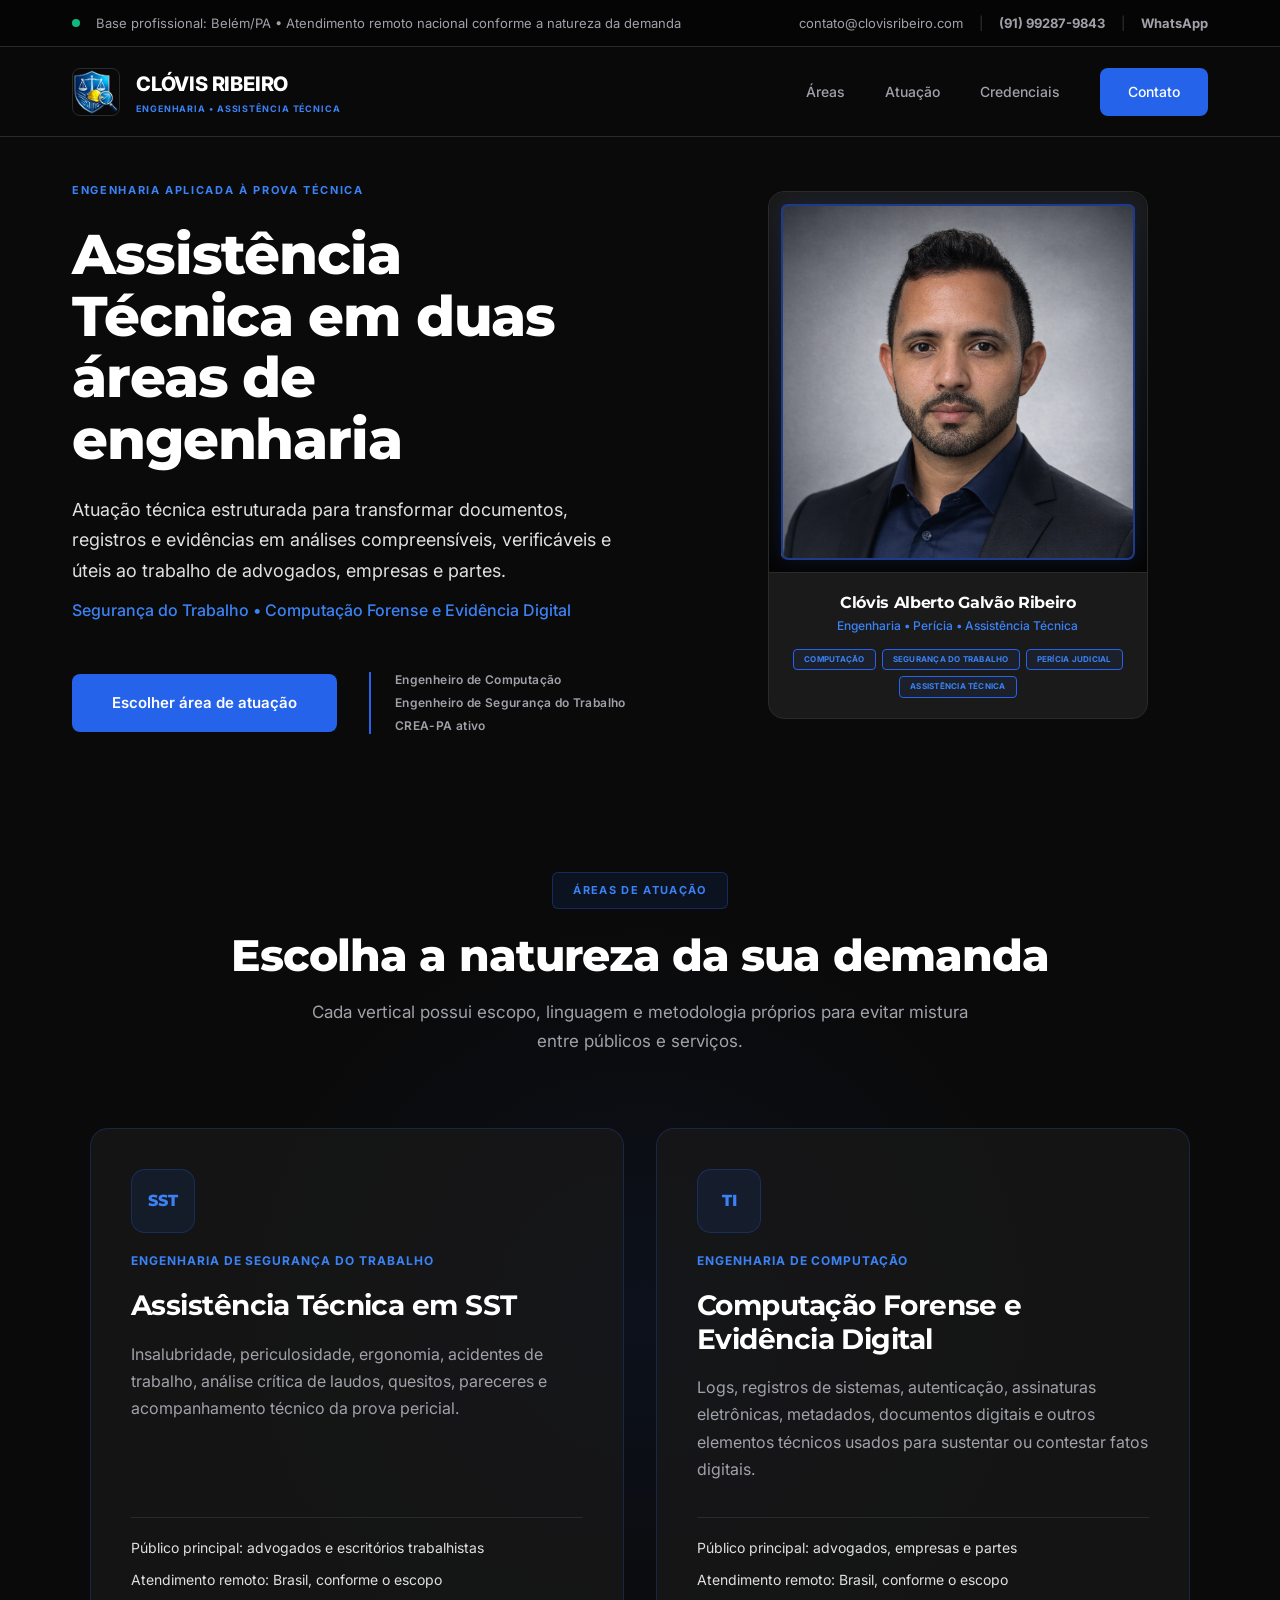
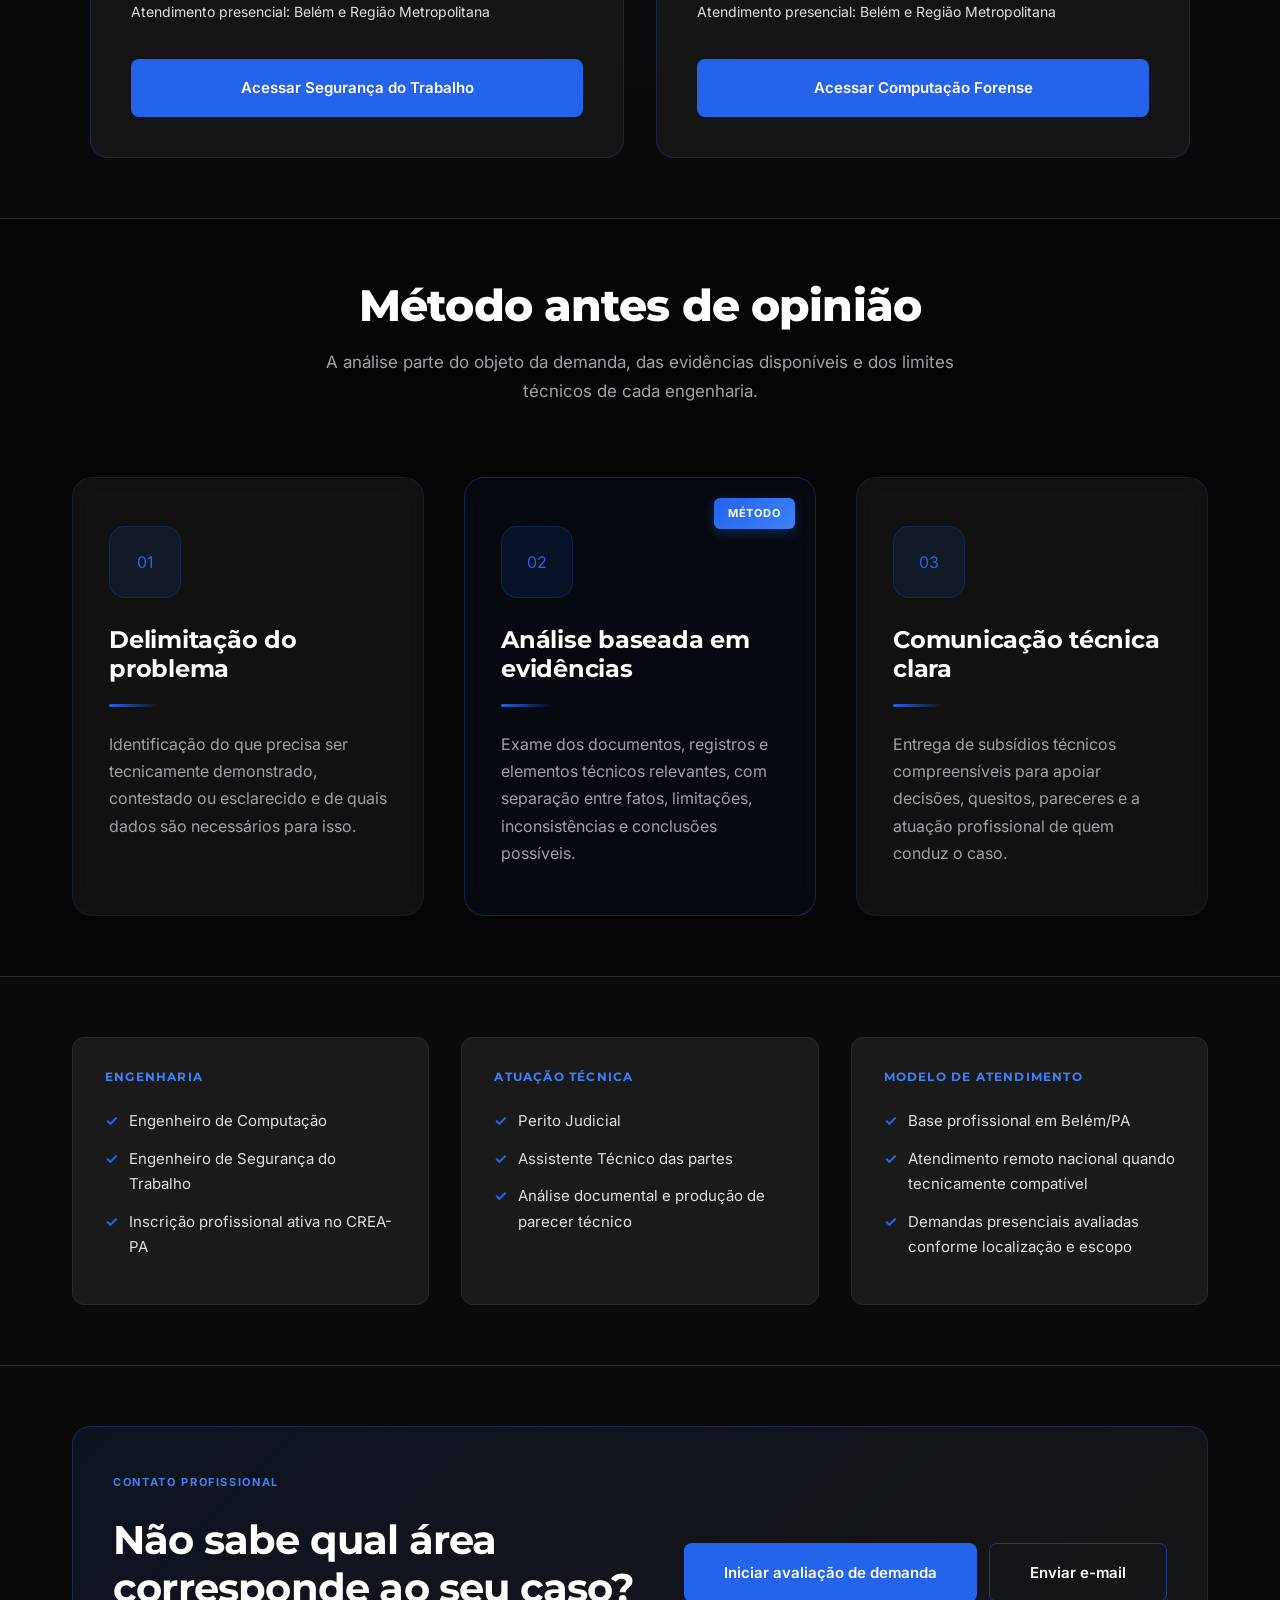
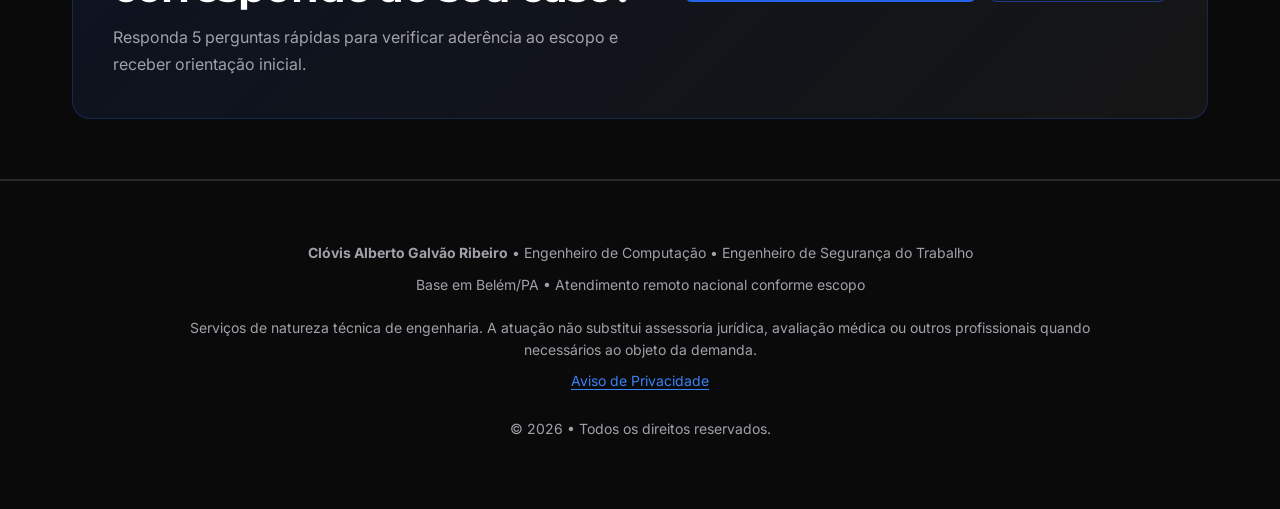
<file: index.html>
<!doctype html>
<html lang="pt-BR" dir="ltr">
<head>
  <meta charset="UTF-8" />
  <meta name="viewport" content="width=device-width, initial-scale=1" />
  <meta http-equiv="X-UA-Compatible" content="IE=edge" />

  <title>Clóvis Ribeiro | Engenharia, Assistência Técnica e Perícia</title>
  <meta name="description" content="Engenheiro de Computação e Engenheiro de Segurança do Trabalho. Assistência técnica em SST e Computação Forense, com base em Belém/PA e atendimento remoto nacional conforme o escopo." />
  <meta name="author" content="Clóvis Alberto Galvão Ribeiro" />
  <meta name="robots" content="index, follow" />

  <link rel="icon" type="image/png" href="assets/logo.png">
  <link rel="apple-touch-icon" href="assets/logo.png">
  <link rel="canonical" href="https://clovisribeiro.com/" />

  <meta property="og:type" content="website" />
  <meta property="og:url" content="https://clovisribeiro.com/" />
  <meta property="og:title" content="Clóvis Ribeiro | Engenharia e Assistência Técnica" />
  <meta property="og:description" content="Duas áreas de atuação: Segurança do Trabalho e Computação Forense. Análise técnica estruturada para prova pericial e contencioso." />
  <meta property="og:image" content="https://clovisribeiro.com/assets/ClovisProfissional.png" />
  <meta property="og:image:width" content="1024" />
  <meta property="og:image:height" content="1024" />
  <meta property="twitter:card" content="summary_large_image" />
  <meta property="twitter:image" content="https://clovisribeiro.com/assets/ClovisProfissional.png" />

  <script type="application/ld+json">
  {
    "@context": "https://schema.org",
    "@type": "Person",
    "name": "Clóvis Alberto Galvão Ribeiro",
    "url": "https://clovisribeiro.com/",
    "image": "https://clovisribeiro.com/assets/ClovisProfissional.png",
    "jobTitle": ["Engenheiro de Computação", "Engenheiro de Segurança do Trabalho"],
    "address": {
      "@type": "PostalAddress",
      "addressLocality": "Belém",
      "addressRegion": "PA",
      "addressCountry": "BR"
    },
    "email": "contato@clovisribeiro.com",
    "telephone": "+55-91-99287-9843",
    "knowsAbout": [
      "Segurança do Trabalho",
      "Insalubridade",
      "Periculosidade",
      "Ergonomia",
      "Computação Forense",
      "Evidência Digital",
      "Segurança da Informação"
    ]
  }
  </script>

  <link rel="preconnect" href="https://fonts.googleapis.com">
  <link rel="preconnect" href="https://fonts.gstatic.com" crossorigin>
  <link href="https://fonts.googleapis.com/css2?family=Montserrat:wght@400;500;600;700;800&family=Inter:wght@300;400;500;600&display=swap" rel="stylesheet">
  <link rel="stylesheet" href="style.css" />
  
  <script>
    const GA4_ID = "";
    const ADS_ID = "";
    window.dataLayer = window.dataLayer || [];
    function gtag(){dataLayer.push(arguments);}
    const GTAG_LOAD_ID = GA4_ID || ADS_ID;
    if (GTAG_LOAD_ID) {
      const script = document.createElement('script');
      script.async = true;
      script.src = `https://www.googletagmanager.com/gtag/js?id=${GTAG_LOAD_ID}`;
      document.head.appendChild(script);
      gtag('js', new Date());
      if (GA4_ID) {
        gtag('config', GA4_ID, {
          'send_page_view': true,
          'allow_google_signals': true,
          'allow_ad_personalization_signals': false
        });
      }
      if (ADS_ID) gtag('config', ADS_ID);
    }
    function trackEvent(eventName, eventParams) {
      if (GA4_ID) gtag('event', eventName, eventParams);
    }
  </script>
</head>
<body>
  <div class="topbar">
    <div class="container topbar__inner">
      <div class="topbar__left">
        <span class="status-dot"></span>
        <span>Base profissional: Belém/PA • Atendimento remoto nacional conforme a natureza da demanda</span>
      </div>
      <div class="topbar__right">
        <a href="mailto:contato@clovisribeiro.com">contato@clovisribeiro.com</a>
        <span class="separator">|</span>
        <a href="tel:+5591992879843"><strong>(91) 99287-9843</strong></a>
        <span class="separator">|</span>
        <a href="https://wa.me/5591992879843" target="_blank" rel="noopener noreferrer"><strong>WhatsApp</strong></a>
      </div>
    </div>
  </div>

  <header class="header">
    <div class="container header__inner">
      <a class="brand" href="#inicio">
        <img class="brand__logo" src="assets/logo.png" alt="Logo Clóvis Ribeiro" width="48" height="48" loading="eager">
        <div class="brand__text">
          <span class="brand__name">CLÓVIS RIBEIRO</span>
          <span class="brand__tag">ENGENHARIA • ASSISTÊNCIA TÉCNICA</span>
        </div>
      </a>
      <button class="mobile-menu-toggle" id="mobileMenuToggle" aria-label="Abrir menu de navegação" aria-expanded="false" aria-controls="mainNav">
        <span></span><span></span><span></span>
      </button>
      <nav class="nav" id="mainNav" aria-label="Navegação principal">
        <a href="#areas">Áreas</a>
        <a href="#atuacao">Atuação</a>
        <a href="#credenciais">Credenciais</a>
        <a href="#contato" class="nav__cta">Contato</a>
      </nav>
    </div>
  </header>

  <main>
    <section class="hero hub-hero" id="inicio">
      <div class="container hero__grid">
        <div class="hero__content">
          <span class="kicker">Engenharia aplicada à prova técnica</span>
          <h1 class="hero__title">Assistência Técnica em duas áreas de engenharia</h1>
          <p class="hero__lead">Atuação técnica estruturada para transformar documentos, registros e evidências em análises compreensíveis, verificáveis e úteis ao trabalho de advogados, empresas e partes.</p>
          <p class="hero__target">Segurança do Trabalho • Computação Forense e Evidência Digital</p>
          <div class="hero__actions hero__actions--left">
            <a class="btn btn--primary hero-cta-restore" href="#areas">Escolher área de atuação</a>
            <div class="hero__credentials">
              <span>Engenheiro de Computação</span>
              <span>Engenheiro de Segurança do Trabalho</span>
              <span>CREA-PA ativo</span>
            </div>
          </div>
        </div>

        <div class="hero__visual">
          <div class="profile-card">
            <div class="profile-image">
              <img src="assets/ClovisProfissional.png" alt="Clóvis Alberto Galvão Ribeiro" width="380" height="380" loading="eager" fetchpriority="high" decoding="async">
            </div>
            <div class="profile-info">
              <h2>Clóvis Alberto Galvão Ribeiro</h2>
              <p>Engenharia • Perícia • Assistência Técnica</p>
              <div class="profile-certifications">
                <span>COMPUTAÇÃO</span>
                <span>SEGURANÇA DO TRABALHO</span>
                <span>PERÍCIA JUDICIAL</span>
                <span>ASSISTÊNCIA TÉCNICA</span>
              </div>
            </div>
          </div>
        </div>
      </div>
    </section>

    <section class="section section--premium" id="areas">
      <div class="container">
        <header class="section-header">
          <span class="methodology-badge">Áreas de atuação</span>
          <h2 class="section-title">Escolha a natureza da sua demanda</h2>
          <p class="section-subtitle section-subtitle--centered">Cada vertical possui escopo, linguagem e metodologia próprios para evitar mistura entre públicos e serviços.</p>
        </header>

        <div class="service-choice-grid">
          <article class="service-choice-card">
            <div class="service-choice-icon" aria-hidden="true">SST</div>
            <span class="service-choice-kicker">Engenharia de Segurança do Trabalho</span>
            <h3>Assistência Técnica em SST</h3>
            <p>Insalubridade, periculosidade, ergonomia, acidentes de trabalho, análise crítica de laudos, quesitos, pareceres e acompanhamento técnico da prova pericial.</p>
            <div class="service-choice-meta">
              <span>Público principal: advogados e escritórios trabalhistas</span>
              <span>Atendimento remoto: Brasil, conforme o escopo</span>
              <span>Atendimento presencial: Belém e Região Metropolitana</span>
            </div>
            <a class="btn btn--primary" href="sst/">Acessar Segurança do Trabalho</a>
          </article>

          <article class="service-choice-card">
            <div class="service-choice-icon" aria-hidden="true">TI</div>
            <span class="service-choice-kicker">Engenharia de Computação</span>
            <h3>Computação Forense e Evidência Digital</h3>
            <p>Logs, registros de sistemas, autenticação, assinaturas eletrônicas, metadados, documentos digitais e outros elementos técnicos usados para sustentar ou contestar fatos digitais.</p>
            <div class="service-choice-meta">
              <span>Público principal: advogados, empresas e partes</span>
              <span>Atendimento remoto: Brasil, conforme o escopo</span>
              <span>Atendimento presencial: Belém e Região Metropolitana</span>
            </div>
            <a class="btn btn--primary" href="computacao-forense/">Acessar Computação Forense</a>
          </article>
        </div>
      </div>
    </section>

    <section class="section section--dark" id="atuacao">
      <div class="container">
        <header class="section-header">
          <h2 class="section-title">Método antes de opinião</h2>
          <p class="section-subtitle section-subtitle--centered">A análise parte do objeto da demanda, das evidências disponíveis e dos limites técnicos de cada engenharia.</p>
        </header>
        <div class="modern-grid">
          <article class="modern-card">
            <div class="card-icon" aria-hidden="true">01</div>
            <h3>Delimitação do problema</h3>
            <div class="card-divider"></div>
            <p>Identificação do que precisa ser tecnicamente demonstrado, contestado ou esclarecido e de quais dados são necessários para isso.</p>
          </article>
          <article class="modern-card modern-card--featured">
            <div class="featured-badge">Método</div>
            <div class="card-icon" aria-hidden="true">02</div>
            <h3>Análise baseada em evidências</h3>
            <div class="card-divider"></div>
            <p>Exame dos documentos, registros e elementos técnicos relevantes, com separação entre fatos, limitações, inconsistências e conclusões possíveis.</p>
          </article>
          <article class="modern-card">
            <div class="card-icon" aria-hidden="true">03</div>
            <h3>Comunicação técnica clara</h3>
            <div class="card-divider"></div>
            <p>Entrega de subsídios técnicos compreensíveis para apoiar decisões, quesitos, pareceres e a atuação profissional de quem conduz o caso.</p>
          </article>
        </div>
      </div>
    </section>

    <section class="section" id="credenciais">
      <div class="container qualificacoes-grid">
        <article class="qualification-card">
          <h3>ENGENHARIA</h3>
          <ul>
            <li>Engenheiro de Computação</li>
            <li>Engenheiro de Segurança do Trabalho</li>
            <li>Inscrição profissional ativa no CREA-PA</li>
          </ul>
        </article>
        <article class="qualification-card">
          <h3>ATUAÇÃO TÉCNICA</h3>
          <ul>
            <li>Perito Judicial</li>
            <li>Assistente Técnico das partes</li>
            <li>Análise documental e produção de parecer técnico</li>
          </ul>
        </article>
        <article class="qualification-card">
          <h3>MODELO DE ATENDIMENTO</h3>
          <ul>
            <li>Base profissional em Belém/PA</li>
            <li>Atendimento remoto nacional quando tecnicamente compatível</li>
            <li>Demandas presenciais avaliadas conforme localização e escopo</li>
          </ul>
        </article>
      </div>
    </section>

    <section class="section section--contact" id="contato">
      <div class="container">
        <div class="cta-band">
          <div>
            <span class="kicker">Contato profissional</span>
            <h2>Não sabe qual área corresponde ao seu caso?</h2>
            <p>Responda 5 perguntas rápidas para verificar aderência ao escopo e receber orientação inicial.</p>
          </div>
          <div class="cta-band__actions">
            <button class="btn btn--primary" onclick="openQualificador()" type="button">
              Iniciar avaliação de demanda
            </button>
            <a class="btn btn--secondary" href="mailto:contato@clovisribeiro.com">Enviar e-mail</a>
          </div>
        </div>
      </div>
    </section>

    <!-- MODAL DE QUALIFICAÇÃO -->
    <div id="qualificadorModal" class="modal" style="display: none;" role="dialog" aria-modal="true" aria-labelledby="qualificadorTitle" aria-describedby="qualificadorSubtitle" aria-hidden="true">
      <div class="modal__overlay" onclick="closeQualificador()" aria-hidden="true"></div>
      <div class="modal__content" tabindex="-1">
        <button class="modal__close" onclick="closeQualificador()" aria-label="Fechar avaliação">×</button>

        <div id="qualificadorForm">
          <h3 id="qualificadorTitle">Avaliação inicial de aderência</h3>
          <p class="modal__subtitle" id="qualificadorSubtitle">Responda 5 perguntas para verificar se a demanda se aproxima das áreas técnicas atendidas.</p>

          <div class="form-step" data-step="1" data-key="perfil">
            <p class="step-question">1. Você é:</p>
            <div class="options" role="group" aria-label="Perfil do solicitante">
              <button type="button" class="option-btn" data-answer="Advogado/Escritório" data-next="2">Advogado/Escritório</button>
              <button type="button" class="option-btn" data-answer="Empresa" data-next="2">Empresa</button>
              <button type="button" class="option-btn" data-answer="Parte interessada" data-next="2">Parte interessada</button>
              <button type="button" class="option-btn" data-answer="Outro" data-next="2">Outro</button>
            </div>
          </div>

          <div class="form-step" data-step="2" data-key="area" style="display: none;">
            <p class="step-question">2. Qual área técnica mais se aproxima da demanda?</p>
            <div class="options" role="group" aria-label="Área técnica da demanda">
              <button type="button" class="option-btn" data-answer="SST" data-next="3">Segurança do Trabalho</button>
              <button type="button" class="option-btn" data-answer="FORENSE" data-next="3">Computação Forense / Evidência Digital</button>
              <button type="button" class="option-btn" data-answer="INCERTO" data-next="3">Não tenho certeza</button>
              <button type="button" class="option-btn" data-answer="OUTRO" data-next="3">Outro tema técnico</button>
            </div>
          </div>

          <div class="form-step" data-step="3" data-key="tipo" style="display: none;">
            <p class="step-question">3. Tipo de demanda:</p>
            <div class="options" role="group" aria-label="Tipo de demanda">
              <button type="button" class="option-btn" data-answer="Assistência técnica" data-next="4">Assistência técnica</button>
              <button type="button" class="option-btn" data-answer="Perícia extrajudicial" data-next="4">Perícia extrajudicial</button>
              <button type="button" class="option-btn" data-answer="Laudo/Parecer técnico" data-next="4">Laudo/Parecer técnico</button>
              <button type="button" class="option-btn" data-answer="Dúvida inicial" data-next="4">Dúvida inicial</button>
            </div>
          </div>

          <div class="form-step" data-step="4" data-key="contexto" style="display: none;">
            <p class="step-question">4. Contexto da demanda:</p>
            <div class="options" role="group" aria-label="Contexto da demanda">
              <button type="button" class="option-btn" data-answer="Trabalhista" data-next="5">Trabalhista</button>
              <button type="button" class="option-btn" data-answer="Cível/Contratos" data-next="5">Cível/Contratos</button>
              <button type="button" class="option-btn" data-answer="Criminal com prova digital" data-next="5">Criminal com prova digital</button>
              <button type="button" class="option-btn" data-answer="Extrajudicial/Empresarial" data-next="5">Extrajudicial/Empresarial</button>
              <button type="button" class="option-btn" data-answer="Outro" data-next="5">Outro</button>
            </div>
          </div>

          <div class="form-step" data-step="5" data-key="prazo" style="display: none;">
            <p class="step-question">5. Prazo ou necessidade atual:</p>
            <div class="options" role="group" aria-label="Prazo da demanda">
              <button type="button" class="option-btn" data-answer="Urgente" data-next="result">Urgente</button>
              <button type="button" class="option-btn" data-answer="Até 30 dias" data-next="result">Até 30 dias</button>
              <button type="button" class="option-btn" data-answer="Mais de 30 dias" data-next="result">Mais de 30 dias</button>
              <button type="button" class="option-btn" data-answer="Sem prazo definido" data-next="result">Sem prazo definido</button>
            </div>
          </div>
        </div>

        <div id="qualificadorResult" style="display: none;" aria-live="polite">
          <div id="resultAprovado" style="display: none;">
            <div class="result-icon" aria-hidden="true">✓</div>
            <h3>Há aderência inicial ao escopo</h3>
            <p>As respostas indicam compatibilidade inicial com uma das áreas técnicas atendidas. O enquadramento definitivo depende da análise do objeto e dos documentos disponíveis.</p>
            <a id="whatsappLink" class="btn btn--primary" href="#" target="_blank" rel="noopener noreferrer">Continuar no WhatsApp</a>
          </div>

          <div id="resultRevisao" style="display: none;">
            <div class="result-icon" aria-hidden="true">?</div>
            <h3>Aderência a confirmar</h3>
            <p>O pré-filtro não permite concluir a aderência com segurança. Envie o contexto resumido para uma avaliação inicial antes de qualquer contratação.</p>
            <a id="whatsappLinkRevisao" class="btn btn--primary" href="#" target="_blank" rel="noopener noreferrer">Enviar contexto pelo WhatsApp</a>
          </div>

          <div id="resultReprovado" style="display: none;">
            <div class="result-icon" aria-hidden="true">!</div>
            <h3>Sem aderência identificada pelo pré-filtro</h3>
            <p>As respostas não indicaram relação suficiente com Segurança do Trabalho ou Computação Forense. Se houver algum elemento técnico dessas áreas que não apareceu nas perguntas, envie um breve resumo para avaliação inicial.</p>
            <a id="whatsappLinkReprovado" class="btn btn--secondary" href="#" target="_blank" rel="noopener noreferrer">Enviar resumo pelo WhatsApp</a>
          </div>
        </div>
      </div>
    </div>

    <style>
      .modal {
        position: fixed;
        top: 0;
        left: 0;
        width: 100%;
        height: 100%;
        z-index: 1000;
        display: flex;
        align-items: center;
        justify-content: center;
      }

      .modal__overlay {
        position: absolute;
        top: 0;
        left: 0;
        width: 100%;
        height: 100%;
        background: rgba(0,0,0,0.8);
        backdrop-filter: blur(4px);
      }

      .modal__content {
        position: relative;
        background: #1a1a1a;
        border: 1px solid #333;
        border-radius: 12px;
        padding: 32px;
        max-width: 480px;
        width: 90%;
        max-height: 90vh;
        overflow-y: auto;
        z-index: 1001;
      }

      .modal__close {
        position: absolute;
        top: 16px;
        right: 16px;
        background: none;
        border: none;
        color: #888;
        font-size: 24px;
        cursor: pointer;
        width: 32px;
        height: 32px;
        display: flex;
        align-items: center;
        justify-content: center;
        border-radius: 50%;
        transition: all 0.2s;
      }

      .modal__close:hover {
        background: #333;
        color: #fff;
      }

      .modal h3 {
        margin: 0 0 8px 0;
        font-size: 20px;
        color: #fff;
      }

      .modal__subtitle {
        margin: 0 0 24px 0;
        color: #888;
        font-size: 14px;
      }

      .step-question {
        display: block;
        margin: 0 0 16px;
        font-weight: 500;
        color: #fff;
      }

      .options {
        display: flex;
        flex-direction: column;
        gap: 10px;
      }

      .option-btn {
        background: #252525;
        border: 1px solid #333;
        color: #e0e0e0;
        padding: 14px 16px;
        border-radius: 8px;
        cursor: pointer;
        text-align: left;
        font-size: 14px;
        transition: all 0.2s;
      }

      .option-btn:hover {
        background: #333;
        border-color: #555;
      }

      .option-btn:active {
        transform: scale(0.98);
      }

      .result-icon {
        width: 64px;
        height: 64px;
        border-radius: 50%;
        display: flex;
        align-items: center;
        justify-content: center;
        font-size: 32px;
        margin: 0 auto 16px;
      }

      #resultAprovado .result-icon {
        background: #065f46;
        color: #34d399;
      }

      #resultRevisao .result-icon {
        background: #1e3a5f;
        color: #93c5fd;
      }

      #resultReprovado .result-icon {
        background: #7c2d12;
        color: #fb923c;
      }

      #qualificadorResult h3 {
        text-align: center;
      }

      #qualificadorResult p {
        text-align: center;
        color: #888;
        margin-bottom: 24px;
        line-height: 1.6;
      }

      #qualificadorResult .btn {
        width: 100%;
        text-align: center;
      }
    </style>
  </main>

  <footer class="footer">
    <div class="container footer-content">
      <p><strong>Clóvis Alberto Galvão Ribeiro</strong> • Engenheiro de Computação • Engenheiro de Segurança do Trabalho</p>
      <p>Base em Belém/PA • Atendimento remoto nacional conforme escopo</p>
      <p class="footer-legal-note">Serviços de natureza técnica de engenharia. A atuação não substitui assessoria jurídica, avaliação médica ou outros profissionais quando necessários ao objeto da demanda.</p>
      <p><a href="privacidade.html">Aviso de Privacidade</a></p>
      <p class="footer-copy">© <span id="year"></span> • Todos os direitos reservados.</p>
    </div>
  </footer>

  
  <script>
    let respostas = {};
    let lastFocusedElement = null;
    const qualificadorModal = document.getElementById('qualificadorModal');
    const modalContent = qualificadorModal.querySelector('.modal__content');
    const focusableSelector = 'a[href], button:not([disabled]), input:not([disabled]), select:not([disabled]), textarea:not([disabled]), [tabindex]:not([tabindex="-1"])';

    function openQualificador() {
      lastFocusedElement = document.activeElement;
      resetQualificador();
      qualificadorModal.style.display = 'flex';
      qualificadorModal.setAttribute('aria-hidden', 'false');
      document.body.style.overflow = 'hidden';
      trackEvent('qualifier_start', { source: 'home' });
      requestAnimationFrame(() => {
        const closeButton = qualificadorModal.querySelector('.modal__close');
        if (closeButton) closeButton.focus();
      });
    }

    function closeQualificador() {
      if (qualificadorModal.style.display === 'none') return;
      qualificadorModal.style.display = 'none';
      qualificadorModal.setAttribute('aria-hidden', 'true');
      document.body.style.overflow = '';
      if (lastFocusedElement && typeof lastFocusedElement.focus === 'function') {
        lastFocusedElement.focus();
      }
    }

    function resetQualificador() {
      respostas = {};
      document.querySelectorAll('.form-step').forEach(step => {
        step.style.display = step.dataset.step === '1' ? 'block' : 'none';
      });
      document.getElementById('qualificadorForm').style.display = 'block';
      document.getElementById('qualificadorResult').style.display = 'none';
      document.getElementById('resultAprovado').style.display = 'none';
      document.getElementById('resultRevisao').style.display = 'none';
      document.getElementById('resultReprovado').style.display = 'none';
    }

    document.querySelectorAll('.option-btn').forEach(btn => {
      btn.addEventListener('click', function() {
        const step = this.closest('.form-step');
        const key = step.dataset.key;
        const nextStep = this.dataset.next;
        respostas[key] = this.dataset.answer;

        if (nextStep === 'result') {
          mostrarResultado();
        } else {
          document.querySelectorAll('.form-step').forEach(item => {
            item.style.display = 'none';
          });
          const next = document.querySelector(`[data-step="${nextStep}"]`);
          next.style.display = 'block';
          const firstOption = next.querySelector('.option-btn');
          if (firstOption) firstOption.focus();
        }
      });
    });

    function classificarAderencia() {
      if (respostas.area === 'OUTRO') return 'sem_aderencia';
      if (respostas.area === 'INCERTO') return 'revisao';
      if (respostas.area === 'SST' && respostas.contexto === 'Criminal com prova digital') return 'revisao';
      if (respostas.area === 'SST' || respostas.area === 'FORENSE') return 'aderente';
      return 'revisao';
    }

    function montarMensagem(outcome) {
      const areaLabel = {
        SST: 'Segurança do Trabalho',
        FORENSE: 'Computação Forense / Evidência Digital',
        INCERTO: 'Não tenho certeza',
        OUTRO: 'Outro tema técnico'
      }[respostas.area] || 'Não informado';

      return [
        'Olá, Clóvis. Fiz a avaliação inicial no site e gostaria de analisar uma demanda técnica.',
        '',
        `Perfil: ${respostas.perfil || 'Não informado'}`,
        `Área técnica indicada: ${areaLabel}`,
        `Tipo de demanda: ${respostas.tipo || 'Não informado'}`,
        `Contexto: ${respostas.contexto || 'Não informado'}`,
        `Prazo: ${respostas.prazo || 'Não informado'}`,
        `Resultado do pré-filtro: ${outcome === 'aderente' ? 'aderência inicial' : outcome === 'sem_aderencia' ? 'sem aderência identificada' : 'aderência a confirmar'}`,
        '',
        'Posso complementar com um breve resumo e os documentos disponíveis.'
      ].join('\n');
    }

    function mostrarResultado() {
      const outcome = classificarAderencia();
      document.getElementById('qualificadorForm').style.display = 'none';
      document.getElementById('qualificadorResult').style.display = 'block';
      document.getElementById('resultAprovado').style.display = outcome === 'aderente' ? 'block' : 'none';
      document.getElementById('resultRevisao').style.display = outcome === 'revisao' ? 'block' : 'none';
      document.getElementById('resultReprovado').style.display = outcome === 'sem_aderencia' ? 'block' : 'none';

      const link = `https://wa.me/5591992879843?text=${encodeURIComponent(montarMensagem(outcome))}`;
      document.getElementById('whatsappLink').href = link;
      document.getElementById('whatsappLinkRevisao').href = link;
      document.getElementById('whatsappLinkReprovado').href = link;

      trackEvent('qualifier_complete', {
        source: 'home',
        outcome,
        service_area: respostas.area || 'unknown',
        demand_type: respostas.tipo || 'unknown'
      });

      const activeResult = document.querySelector('#qualificadorResult > div[style*="block"]');
      const action = activeResult ? activeResult.querySelector('a') : null;
      if (action) action.focus();
    }

    ['whatsappLink', 'whatsappLinkRevisao', 'whatsappLinkReprovado'].forEach(id => {
      document.getElementById(id).addEventListener('click', () => {
        trackEvent('whatsapp_click', {
          source: 'home_qualifier',
          service_area: respostas.area || 'unknown',
          outcome: classificarAderencia()
        });
      });
    });

    document.addEventListener('keydown', function(e) {
      if (qualificadorModal.style.display === 'none') return;

      if (e.key === 'Escape') {
        e.preventDefault();
        closeQualificador();
        return;
      }

      if (e.key === 'Tab') {
        const focusable = [...modalContent.querySelectorAll(focusableSelector)]
          .filter(el => el.offsetParent !== null);
        if (!focusable.length) return;
        const first = focusable[0];
        const last = focusable[focusable.length - 1];

        if (e.shiftKey && document.activeElement === first) {
          e.preventDefault();
          last.focus();
        } else if (!e.shiftKey && document.activeElement === last) {
          e.preventDefault();
          first.focus();
        }
      }
    });

    document.getElementById('year').textContent = new Date().getFullYear();

    const mobileToggle = document.getElementById('mobileMenuToggle');
    const mainNav = document.getElementById('mainNav');
    if (mobileToggle && mainNav) {
      mobileToggle.addEventListener('click', () => {
        const isExpanded = mobileToggle.getAttribute('aria-expanded') === 'true';
        mobileToggle.setAttribute('aria-expanded', String(!isExpanded));
        mobileToggle.setAttribute('aria-label', isExpanded ? 'Abrir menu de navegação' : 'Fechar menu de navegação');
        mainNav.classList.toggle('nav--open');
        document.body.classList.toggle('menu-open');
      });
      document.querySelectorAll('.nav a').forEach(link => {
        link.addEventListener('click', () => {
          mainNav.classList.remove('nav--open');
          mobileToggle.setAttribute('aria-expanded', 'false');
          mobileToggle.setAttribute('aria-label', 'Abrir menu de navegação');
          document.body.classList.remove('menu-open');
        });
      });

      document.addEventListener('keydown', (e) => {
        if (e.key === 'Escape' && mainNav.classList.contains('nav--open')) {
          mainNav.classList.remove('nav--open');
          mobileToggle.setAttribute('aria-expanded', 'false');
          mobileToggle.setAttribute('aria-label', 'Abrir menu de navegação');
          document.body.classList.remove('menu-open');
          mobileToggle.focus();
        }
      });
    }

    document.querySelectorAll('a[href^="#"]').forEach(anchor => {
      anchor.addEventListener('click', function (e) {
        const target = document.querySelector(this.getAttribute('href'));
        if (target) {
          e.preventDefault();
          target.scrollIntoView({ behavior: 'smooth', block: 'start' });
        }
      });
    });

    document.querySelectorAll('.faq-trigger').forEach(button => {
      button.addEventListener('click', () => {
        const item = button.closest('.faq-item');
        const isExpanded = button.getAttribute('aria-expanded') === 'true';
        document.querySelectorAll('.faq-item').forEach(other => {
          if (other !== item) {
            other.classList.remove('faq-item--active');
            const trigger = other.querySelector('.faq-trigger');
            if (trigger) trigger.setAttribute('aria-expanded', 'false');
          }
        });
        button.setAttribute('aria-expanded', String(!isExpanded));
        item.classList.toggle('faq-item--active');
      });
    });
  </script>
</body>
</html>
</file>
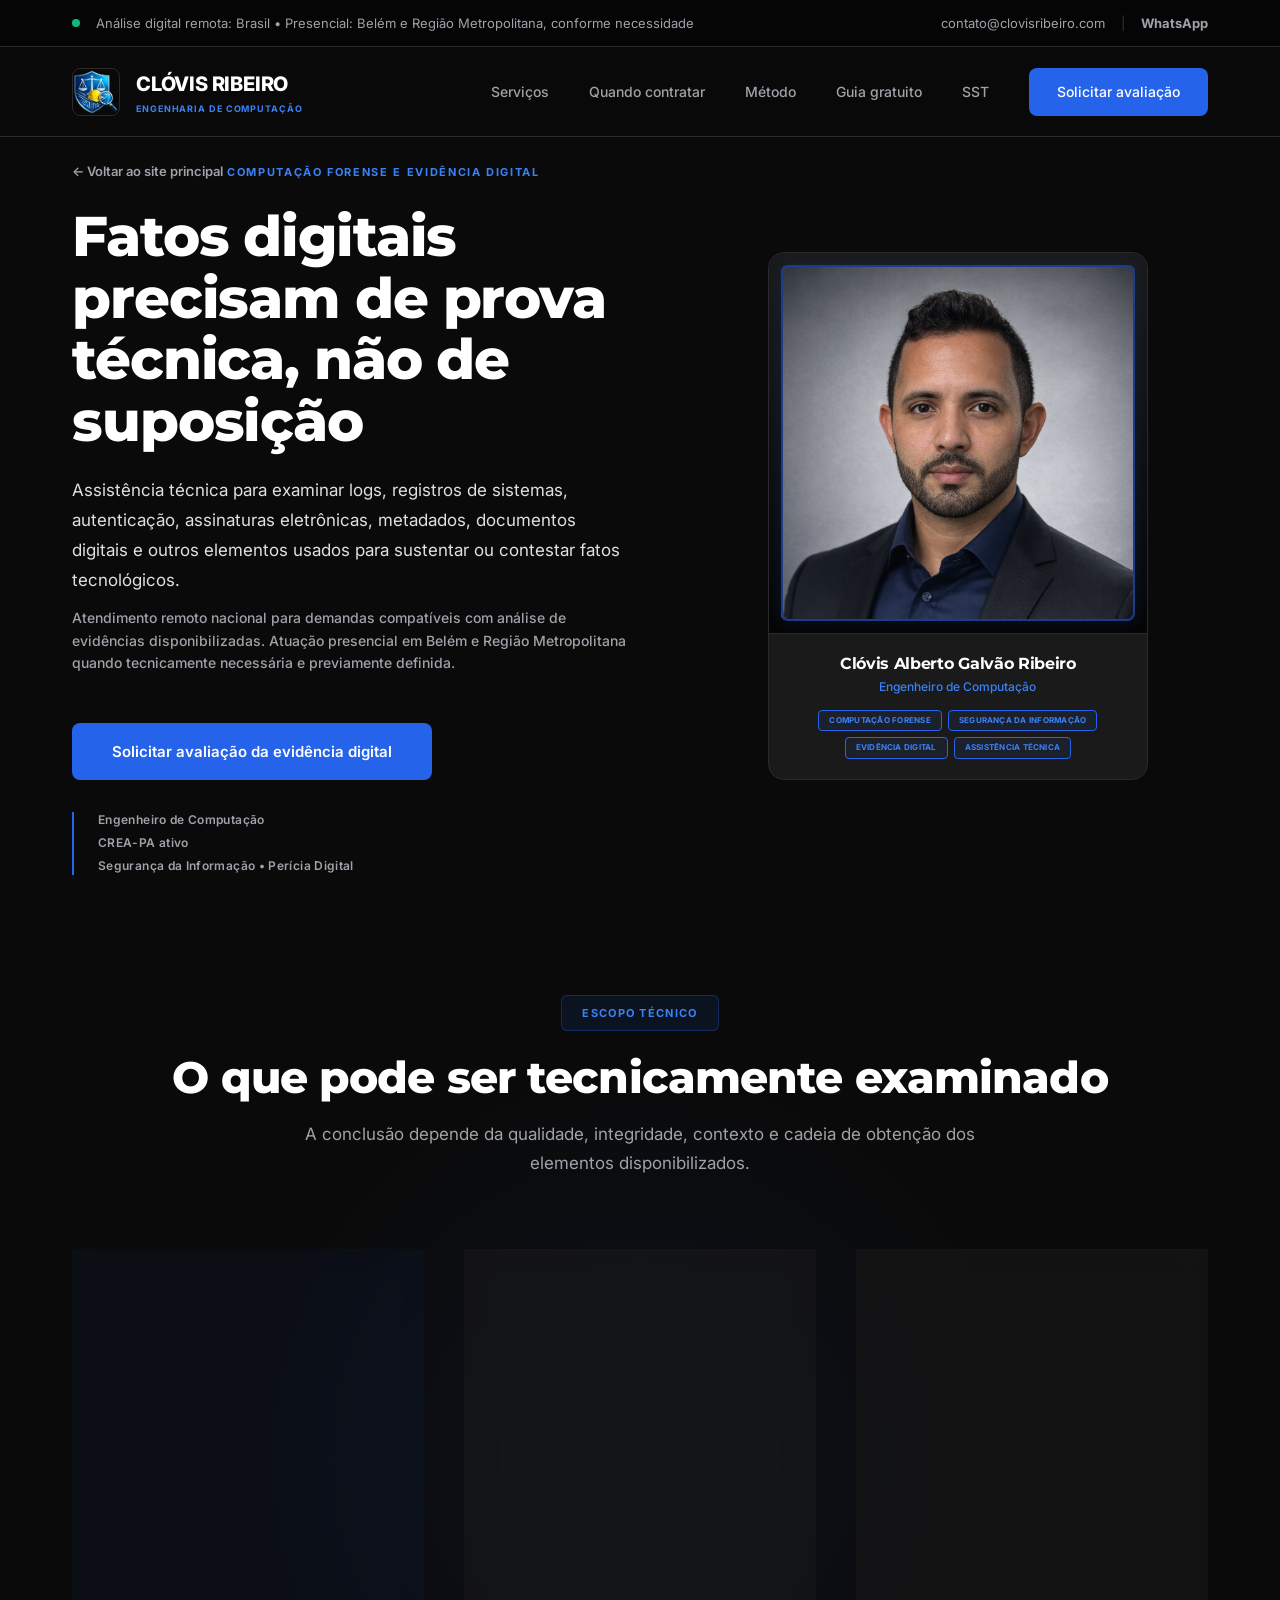
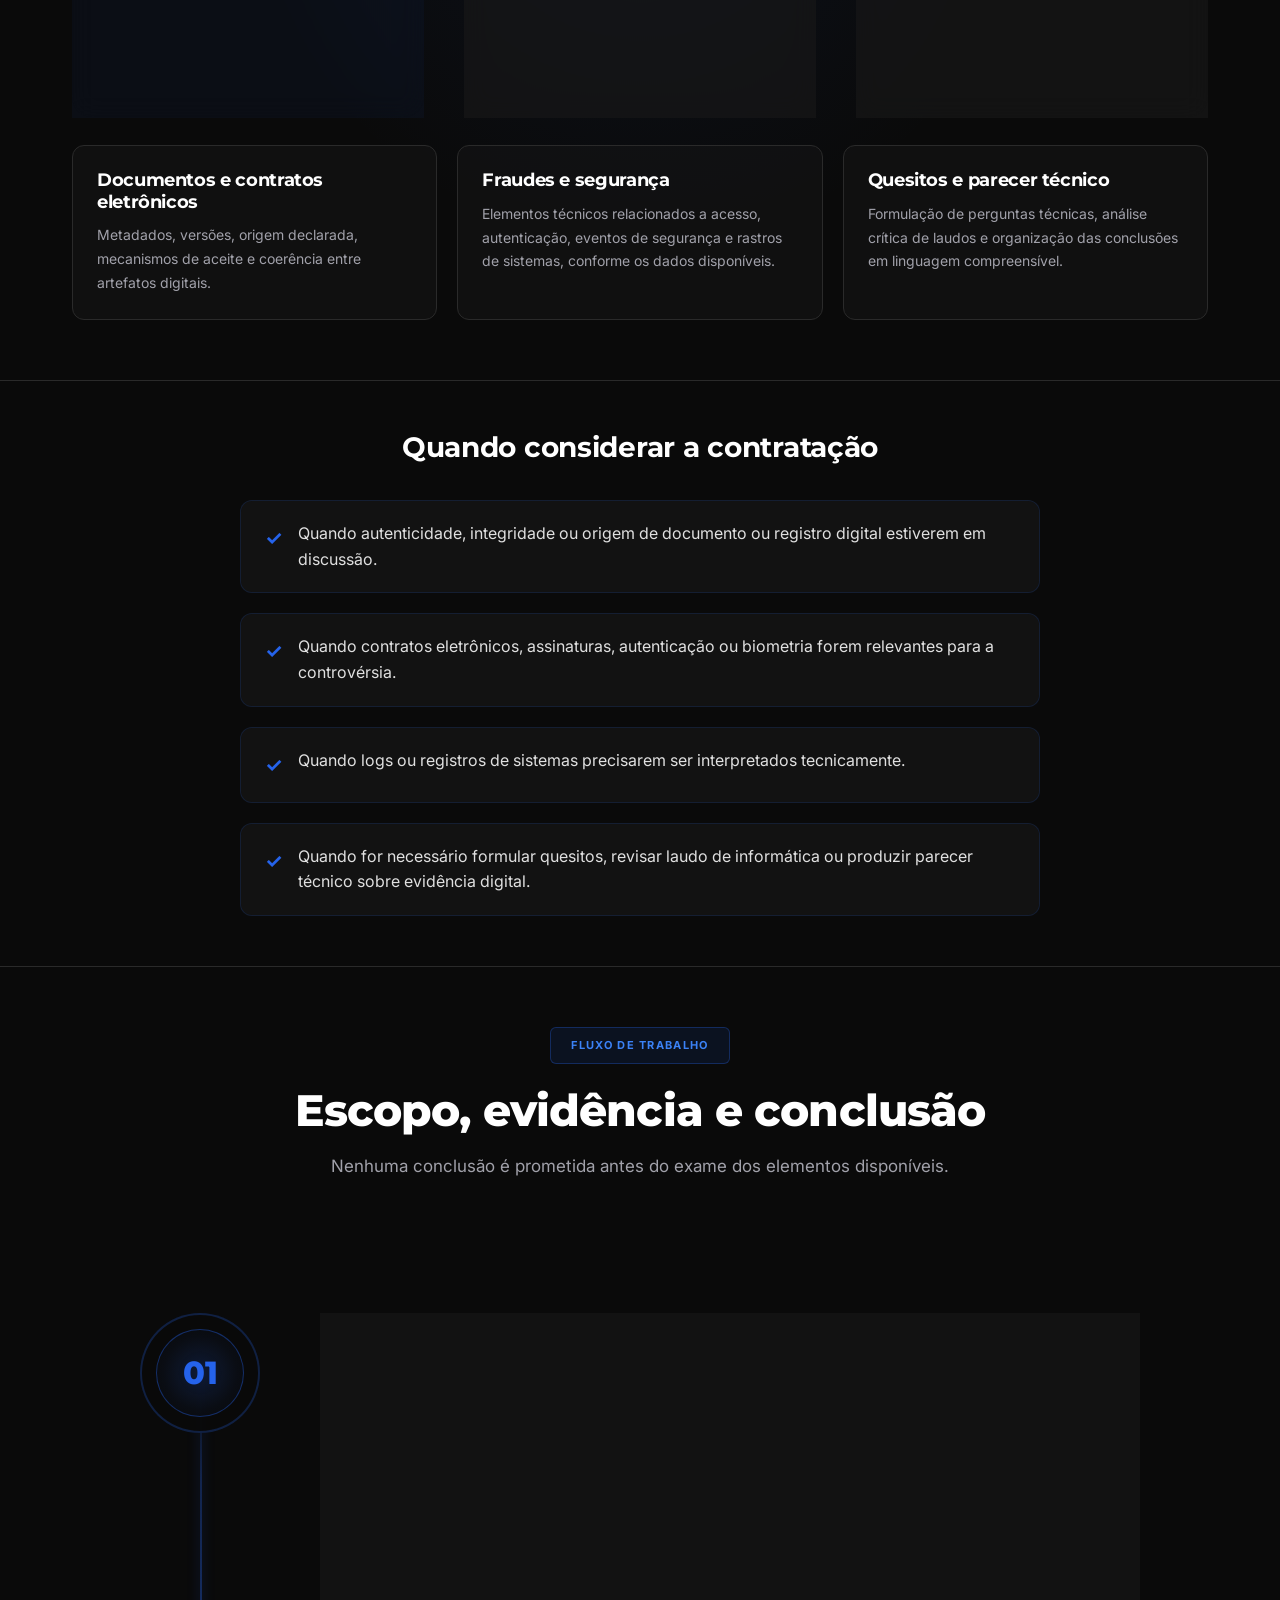
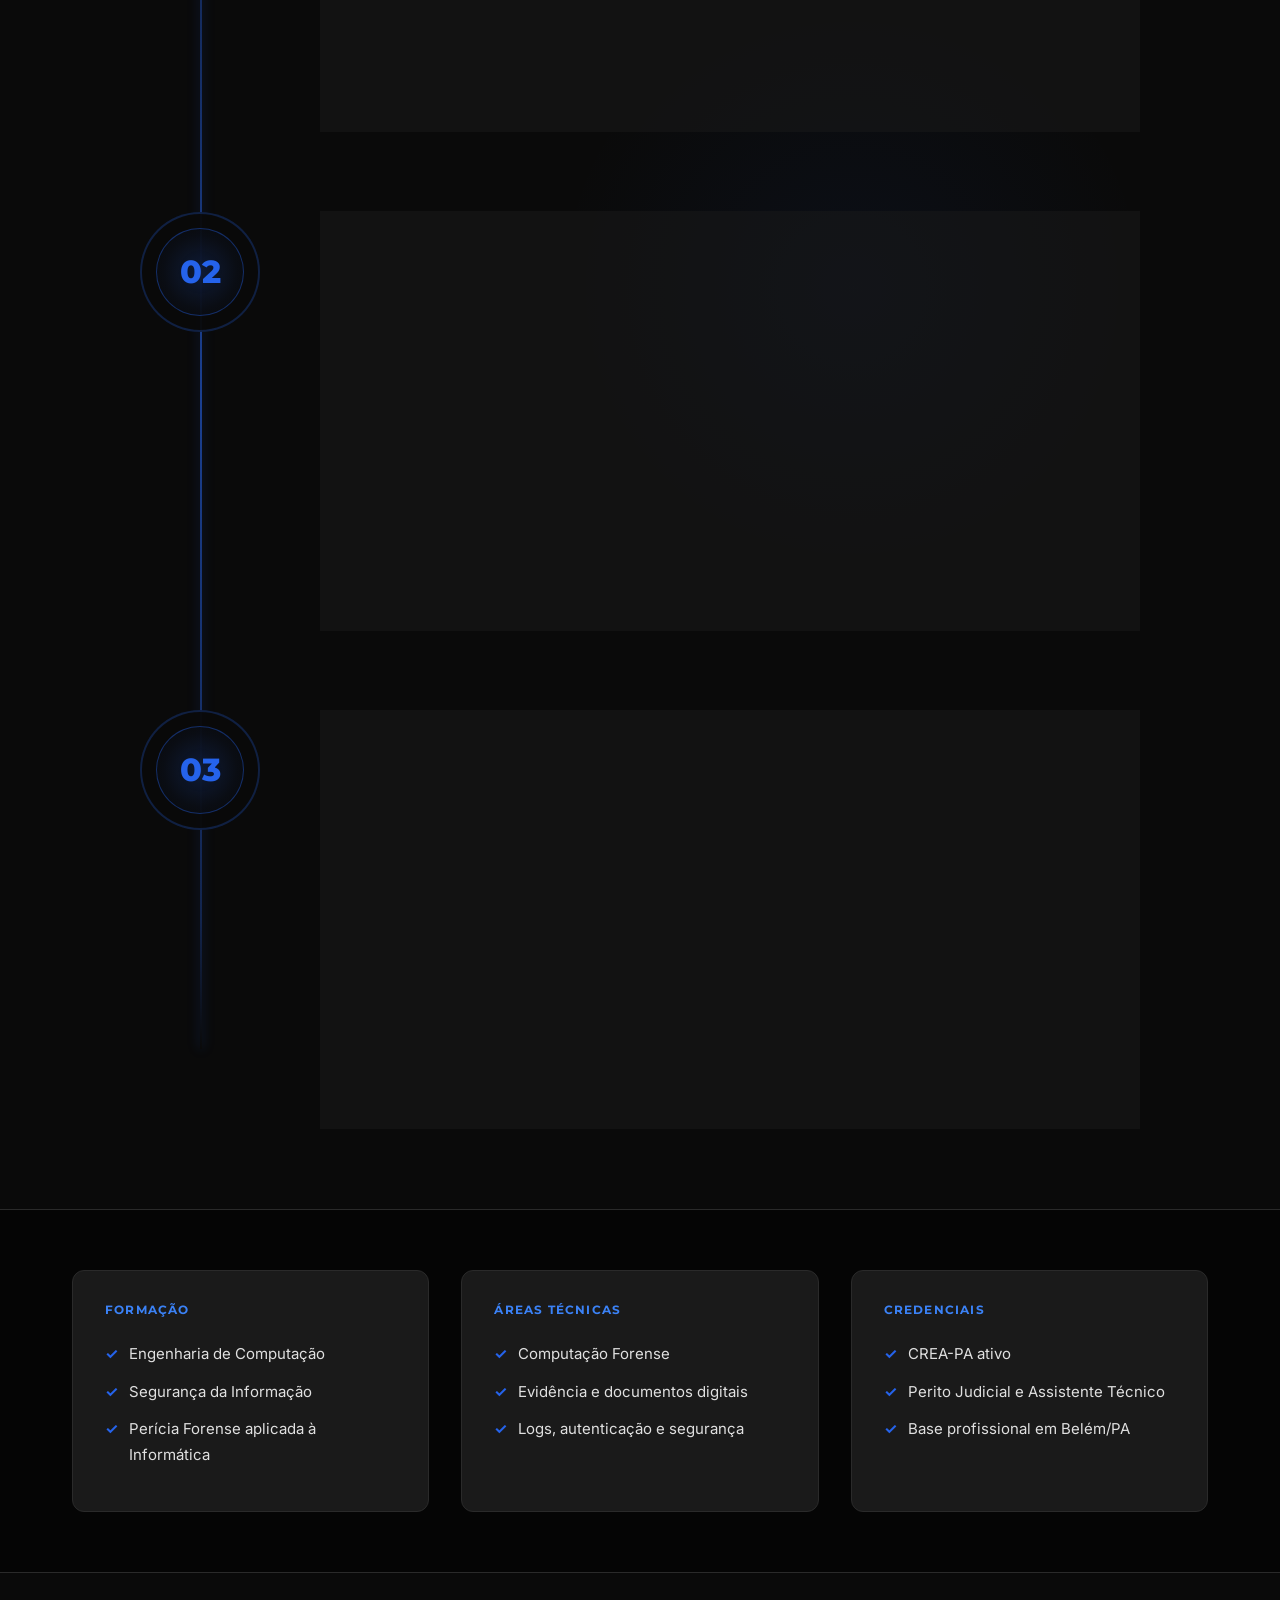
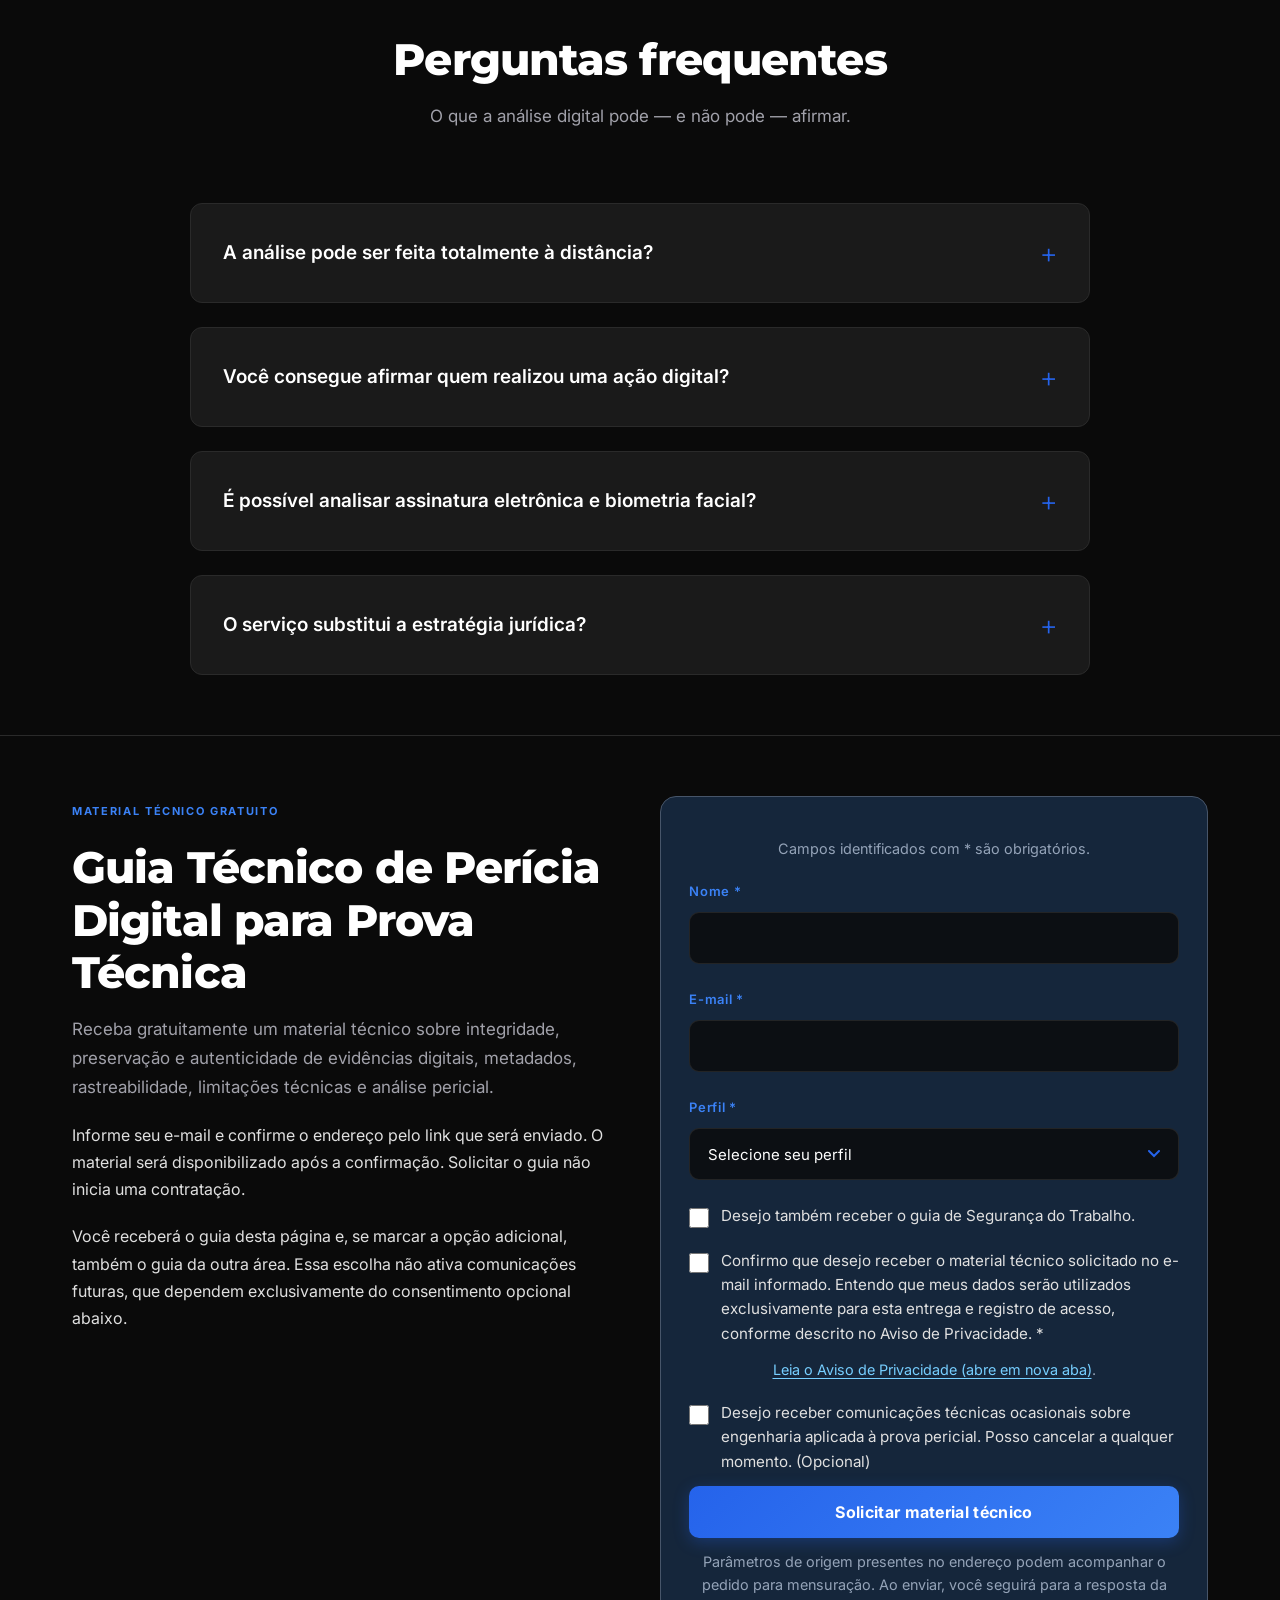
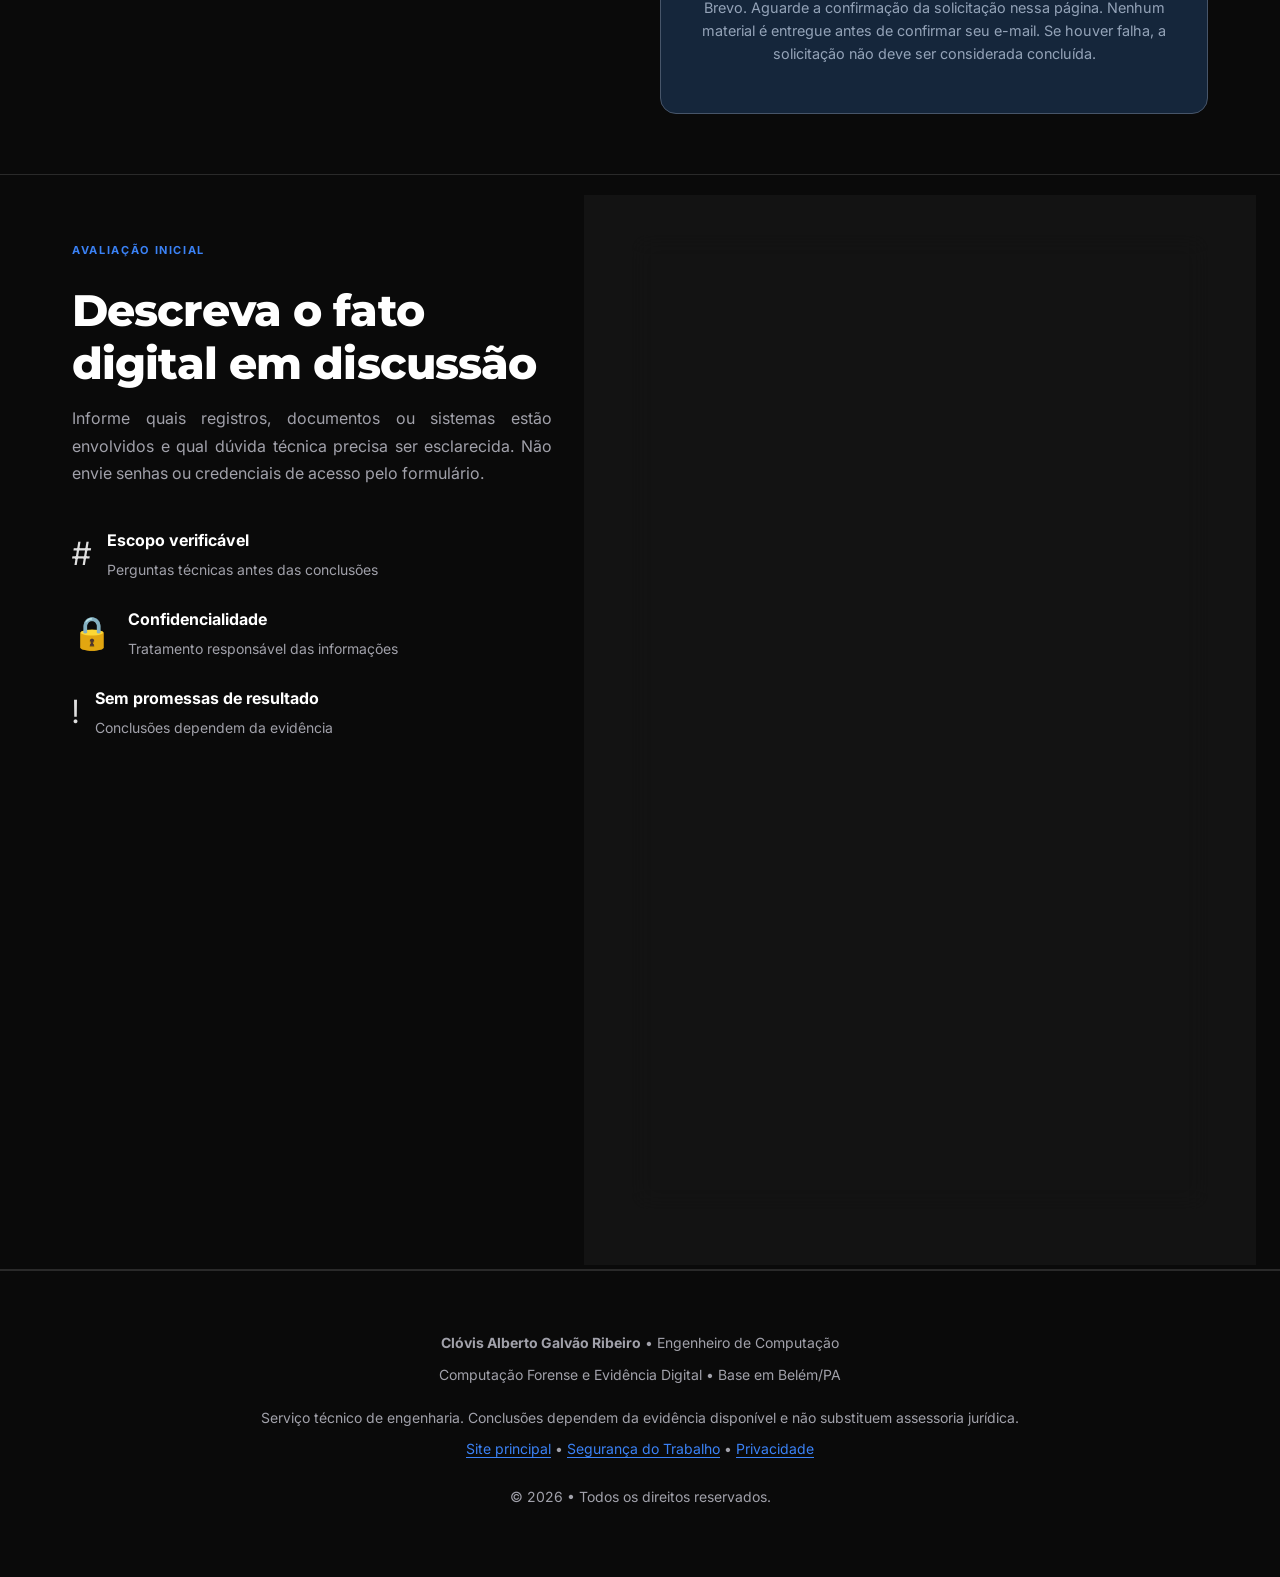
<file: computacao-forense/index.html>
<!doctype html>
<html lang="pt-BR" dir="ltr">
<head>
  <meta charset="UTF-8" />
  <meta name="viewport" content="width=device-width, initial-scale=1" />
  <meta http-equiv="X-UA-Compatible" content="IE=edge" />

  <title>Computação Forense e Evidência Digital | Clóvis Ribeiro</title>
  <meta name="description" content="Assistência técnica em Computação Forense e Evidência Digital: logs, autenticação, assinaturas eletrônicas, metadados, documentos digitais e registros de sistemas." />
  <meta name="author" content="Clóvis Alberto Galvão Ribeiro" />
  <meta name="robots" content="index, follow" />

  <link rel="icon" type="image/png" href="../assets/logo.png">
  <link rel="apple-touch-icon" href="../assets/logo.png">
  <link rel="canonical" href="https://clovisribeiro.com/computacao-forense/" />

  <meta property="og:type" content="website" />
  <meta property="og:url" content="https://clovisribeiro.com/computacao-forense/" />
  <meta property="og:title" content="Computação Forense e Evidência Digital | Clóvis Ribeiro" />
  <meta property="og:description" content="Assistência técnica para análise de evidências digitais, registros de sistemas, autenticação e documentos eletrônicos." />
  <meta property="og:image" content="https://clovisribeiro.com/assets/ClovisProfissional.png" />
  <meta property="og:image:width" content="1024" />
  <meta property="og:image:height" content="1024" />
  <meta property="twitter:card" content="summary_large_image" />
  <meta property="twitter:image" content="https://clovisribeiro.com/assets/ClovisProfissional.png" />

  <script type="application/ld+json">
  {
    "@context": "https://schema.org",
    "@type": "ProfessionalService",
    "name": "Clóvis Ribeiro - Computação Forense e Evidência Digital",
    "url": "https://clovisribeiro.com/computacao-forense/",
    "image": "https://clovisribeiro.com/assets/ClovisProfissional.png",
    "description": "Assistência técnica em Computação Forense e Evidência Digital para análise de registros, autenticação, assinaturas eletrônicas, metadados e evidências de sistemas.",
    "provider": {
      "@type": "Person",
      "name": "Clóvis Alberto Galvão Ribeiro",
      "jobTitle": "Engenheiro de Computação"
    },
    "areaServed": ["Belém/PA", "Brasil - atendimento remoto conforme escopo"],
    "serviceType": [
      "Computação Forense",
      "Análise de Evidência Digital",
      "Análise de Logs",
      "Análise de Autenticação e Assinaturas Eletrônicas"
    ]
  }
  </script>

  <link rel="preconnect" href="https://fonts.googleapis.com">
  <link rel="preconnect" href="https://fonts.gstatic.com" crossorigin>
  <link href="https://fonts.googleapis.com/css2?family=Montserrat:wght@400;500;600;700;800&amp;family=Inter:wght@300;400;500;600&amp;display=swap" rel="stylesheet">
  <link rel="stylesheet" href="../style.css" />
  <script defer src="../assets/brevo-material.js"></script>
  
  <script>
    const GA4_ID = "";
    const ADS_ID = "";
    window.dataLayer = window.dataLayer || [];
    function gtag(){dataLayer.push(arguments);}
    const GTAG_LOAD_ID = GA4_ID || ADS_ID;
    if (GTAG_LOAD_ID) {
      const script = document.createElement('script');
      script.async = true;
      script.src = `https://www.googletagmanager.com/gtag/js?id=${GTAG_LOAD_ID}`;
      document.head.appendChild(script);
      gtag('js', new Date());
      if (GA4_ID) {
        gtag('config', GA4_ID, {
          'send_page_view': true,
          'allow_google_signals': true,
          'allow_ad_personalization_signals': false
        });
      }
      if (ADS_ID) gtag('config', ADS_ID);
    }
    function trackEvent(eventName, eventParams) {
      if (GA4_ID) gtag('event', eventName, eventParams);
    }
  </script>
</head>
<body>
  <div class="topbar">
    <div class="container topbar__inner">
      <div class="topbar__left"><span class="status-dot"></span><span>Análise digital remota: Brasil • Presencial: Belém e Região Metropolitana, conforme necessidade</span></div>
      <div class="topbar__right">
        <a href="mailto:contato@clovisribeiro.com">contato@clovisribeiro.com</a>
        <span class="separator">|</span>
        <a href="https://wa.me/5591992879843" target="_blank" rel="noopener noreferrer"><strong>WhatsApp</strong></a>
      </div>
    </div>
  </div>

  <header class="header">
    <div class="container header__inner">
      <a class="brand" href="../">
        <img class="brand__logo" src="../assets/logo.png" alt="Logo Clóvis Ribeiro" width="48" height="48" loading="eager">
        <div class="brand__text">
          <span class="brand__name">CLÓVIS RIBEIRO</span>
          <span class="brand__tag">ENGENHARIA DE COMPUTAÇÃO</span>
        </div>
      </a>
      <button class="mobile-menu-toggle" id="mobileMenuToggle" aria-label="Abrir menu de navegação" aria-expanded="false" aria-controls="mainNav"><span></span><span></span><span></span></button>
      <nav class="nav" id="mainNav" aria-label="Navegação Computação Forense">
        <a href="#servicos">Serviços</a>
        <a href="#quando-contratar">Quando contratar</a>
        <a href="#metodo">Método</a>
        <a href="#material-tecnico">Guia gratuito</a>
        <a href="../sst/">SST</a>
        <a href="#contato" class="nav__cta">Solicitar avaliação</a>
      </nav>
    </div>
  </header>

  <main>
    <section class="hero service-hero" id="inicio">
      <div class="container hero__grid">
        <div class="hero__content">
          <a class="breadcrumb" href="../">← Voltar ao site principal</a>
          <span class="kicker">Computação Forense e Evidência Digital</span>
          <h1 class="hero__title">Fatos digitais precisam de prova técnica, não de suposição</h1>
          <p class="hero__lead">Assistência técnica para examinar logs, registros de sistemas, autenticação, assinaturas eletrônicas, metadados, documentos digitais e outros elementos usados para sustentar ou contestar fatos tecnológicos.</p>
          <p class="hero__target">Atendimento remoto nacional para demandas compatíveis com análise de evidências disponibilizadas. Atuação presencial em Belém e Região Metropolitana quando tecnicamente necessária e previamente definida.</p>
          <div class="hero__actions hero__actions--left">
            <a href="#contato" class="btn btn--primary hero-cta-restore">Solicitar avaliação da evidência digital</a>
            <div class="hero__credentials">
              <span>Engenheiro de Computação</span>
              <span>CREA-PA ativo</span>
              <span>Segurança da Informação • Perícia Digital</span>
            </div>
          </div>
        </div>

        <div class="hero__visual">
          <div class="profile-card">
            <div class="profile-image">
              <img src="../assets/ClovisProfissional.png" alt="Clóvis Alberto Galvão Ribeiro" width="380" height="380" loading="eager" fetchpriority="high" decoding="async">
            </div>
            <div class="profile-info">
              <h2>Clóvis Alberto Galvão Ribeiro</h2>
              <p>Engenheiro de Computação</p>
              <div class="profile-certifications">
                <span>COMPUTAÇÃO FORENSE</span>
                <span>SEGURANÇA DA INFORMAÇÃO</span>
                <span>EVIDÊNCIA DIGITAL</span>
                <span>ASSISTÊNCIA TÉCNICA</span>
              </div>
            </div>
          </div>
        </div>
      </div>
    </section>

    <section class="section section--premium" id="servicos">
      <div class="container">
        <header class="section-header">
          <span class="methodology-badge">Escopo técnico</span>
          <h2 class="section-title">O que pode ser tecnicamente examinado</h2>
          <p class="section-subtitle section-subtitle--centered">A conclusão depende da qualidade, integridade, contexto e cadeia de obtenção dos elementos disponibilizados.</p>
        </header>

        <div class="modern-grid">
          <article class="modern-card modern-card--featured">
            <div class="featured-badge">Evidência</div>
            <div class="card-icon" aria-hidden="true">#</div>
            <h3>Integridade e Consistência</h3>
            <div class="card-divider"></div>
            <p>Análise de coerência entre documentos digitais, metadados, registros técnicos e a narrativa apresentada no processo ou na investigação.</p>
          </article>
          <article class="modern-card">
            <div class="card-icon" aria-hidden="true">&lt;/&gt;</div>
            <h3>Logs e Registros de Sistemas</h3>
            <div class="card-divider"></div>
            <p>Exame de logs, trilhas de auditoria, eventos, registros de sessão, IPs, dispositivos e outros dados técnicos fornecidos para análise.</p>
          </article>
          <article class="modern-card">
            <div class="card-icon" aria-hidden="true">ID</div>
            <h3>Autenticação e Assinaturas Eletrônicas</h3>
            <div class="card-divider"></div>
            <p>Análise técnica de fluxos de autenticação, assinaturas eletrônicas, certificados, carimbos de tempo, biometria documentada e mecanismos de aceite.</p>
          </article>
        </div>

        <div class="scope-grid">
          <div class="scope-panel"><h3>Documentos e contratos eletrônicos</h3><p>Metadados, versões, origem declarada, mecanismos de aceite e coerência entre artefatos digitais.</p></div>
          <div class="scope-panel"><h3>Fraudes e segurança</h3><p>Elementos técnicos relacionados a acesso, autenticação, eventos de segurança e rastros de sistemas, conforme os dados disponíveis.</p></div>
          <div class="scope-panel"><h3>Quesitos e parecer técnico</h3><p>Formulação de perguntas técnicas, análise crítica de laudos e organização das conclusões em linguagem compreensível.</p></div>
        </div>
      </div>
    </section>

    <section class="section section--filter" id="quando-contratar">
      <div class="container">
        <div class="filter-block">
          <h2 class="filter-title">Quando considerar a contratação</h2>
          <ul class="filter-list">
            <li><span class="filter-check">✓</span><span class="filter-text">Quando autenticidade, integridade ou origem de documento ou registro digital estiverem em discussão.</span></li>
            <li><span class="filter-check">✓</span><span class="filter-text">Quando contratos eletrônicos, assinaturas, autenticação ou biometria forem relevantes para a controvérsia.</span></li>
            <li><span class="filter-check">✓</span><span class="filter-text">Quando logs ou registros de sistemas precisarem ser interpretados tecnicamente.</span></li>
            <li><span class="filter-check">✓</span><span class="filter-text">Quando for necessário formular quesitos, revisar laudo de informática ou produzir parecer técnico sobre evidência digital.</span></li>
          </ul>
        </div>
      </div>
    </section>

    <section class="section section--methodology" id="metodo">
      <div class="container">
        <header class="section-header">
          <span class="methodology-badge">Fluxo de trabalho</span>
          <h2 class="section-title">Escopo, evidência e conclusão</h2>
          <p class="section-subtitle section-subtitle--centered">Nenhuma conclusão é prometida antes do exame dos elementos disponíveis.</p>
        </header>
        <div class="methodology-timeline">
          <div class="timeline-line-gradient"></div>
          <article class="methodology-step" data-step="1">
            <div class="step-marker"><div class="marker-ring-outer"><div class="marker-ring-inner"><span class="step-number">01</span></div></div></div>
            <div class="step-card"><h3>Triagem técnica</h3><p class="step-micro">Questão, evidência e objetivo</p><div class="step-divider"></div><p class="step-description">Identificação do fato tecnológico em discussão, dos arquivos ou registros disponíveis e das perguntas que precisam ser respondidas.</p><ul class="step-list"><li>Delimitação do objeto</li><li>Verificação do material disponível</li><li>Definição de entregáveis e honorários</li></ul></div>
          </article>
          <article class="methodology-step" data-step="2">
            <div class="step-marker"><div class="marker-ring-outer"><div class="marker-ring-inner"><span class="step-number">02</span></div></div></div>
            <div class="step-card"><h3>Análise forense</h3><p class="step-micro">Coerência, rastros e limitações</p><div class="step-divider"></div><p class="step-description">Exame técnico dos artefatos disponibilizados, preservando a distinção entre o que é demonstrado pelos dados, o que é apenas compatível e o que não pode ser concluído.</p><ul class="step-list"><li>Logs e metadados</li><li>Autenticação e registros</li><li>Inconsistências e limitações</li></ul></div>
          </article>
          <article class="methodology-step" data-step="3">
            <div class="step-marker"><div class="marker-ring-outer"><div class="marker-ring-inner"><span class="step-number">03</span></div></div></div>
            <div class="step-card"><h3>Parecer e suporte técnico</h3><p class="step-micro">Conclusões compreensíveis e auditáveis</p><div class="step-divider"></div><p class="step-description">Organização das conclusões, resposta a quesitos e suporte técnico para que advogado, empresa ou parte compreendam o alcance real da evidência.</p><ul class="step-list"><li>Parecer técnico</li><li>Quesitos e esclarecimentos</li><li>Análise crítica de laudo de informática</li></ul></div>
          </article>
        </div>
      </div>
    </section>

    <section class="section section--dark" id="qualificacoes">
      <div class="container qualificacoes-grid">
        <article class="qualification-card"><h3>FORMAÇÃO</h3><ul><li>Engenharia de Computação</li><li>Segurança da Informação</li><li>Perícia Forense aplicada à Informática</li></ul></article>
        <article class="qualification-card"><h3>ÁREAS TÉCNICAS</h3><ul><li>Computação Forense</li><li>Evidência e documentos digitais</li><li>Logs, autenticação e segurança</li></ul></article>
        <article class="qualification-card"><h3>CREDENCIAIS</h3><ul><li>CREA-PA ativo</li><li>Perito Judicial e Assistente Técnico</li><li>Base profissional em Belém/PA</li></ul></article>
      </div>
    </section>

    <section class="section" id="faq">
      <div class="container">
        <header class="section-header"><h2 class="section-title">Perguntas frequentes</h2><p class="section-subtitle section-subtitle--centered">O que a análise digital pode — e não pode — afirmar.</p></header>
        <div class="faq-list">
          <article class="faq-item"><button class="faq-trigger" aria-expanded="false" aria-controls="ti-faq-1"><span class="faq-question">A análise pode ser feita totalmente à distância?</span><span class="faq-toggle" aria-hidden="true">+</span></button><div class="faq-content" id="ti-faq-1"><p>Muitas demandas documentais podem ser analisadas remotamente, desde que os arquivos e registros necessários sejam disponibilizados de forma adequada. Quando o objeto exigir exame físico, coleta presencial ou acesso específico a equipamento, o escopo precisa ser avaliado antes da contratação.</p></div></article>
          <article class="faq-item"><button class="faq-trigger" aria-expanded="false" aria-controls="ti-faq-2"><span class="faq-question">Você consegue afirmar quem realizou uma ação digital?</span><span class="faq-toggle" aria-hidden="true">+</span></button><div class="faq-content" id="ti-faq-2"><p>Somente se os elementos técnicos permitirem uma conclusão dessa natureza. Um registro de IP, dispositivo ou sessão, isoladamente, pode ter limitações. O parecer deve distinguir identificação técnica de inferências sobre autoria humana.</p></div></article>
          <article class="faq-item"><button class="faq-trigger" aria-expanded="false" aria-controls="ti-faq-3"><span class="faq-question">É possível analisar assinatura eletrônica e biometria facial?</span><span class="faq-toggle" aria-hidden="true">+</span></button><div class="faq-content" id="ti-faq-3"><p>Podem ser analisados os registros, fluxos, metadados e mecanismos técnicos apresentados como evidência. A conclusão depende da documentação disponível e não pressupõe que um mecanismo seja válido, inválido, seguro ou fraudulento antes da análise.</p></div></article>
          <article class="faq-item"><button class="faq-trigger" aria-expanded="false" aria-controls="ti-faq-4"><span class="faq-question">O serviço substitui a estratégia jurídica?</span><span class="faq-toggle" aria-hidden="true">+</span></button><div class="faq-content" id="ti-faq-4"><p>Não. O trabalho é técnico de engenharia. O parecer e os esclarecimentos subsidiam o advogado, que permanece responsável pela interpretação jurídica e pela condução do processo.</p></div></article>
        </div>
      </div>
    </section>

    <section class="section material-section" id="material-tecnico" aria-labelledby="material-computacao-forense-titulo">
      <div class="container material-grid">
        <div>
          <p class="kicker">Material técnico gratuito</p>
          <h2 class="section-title" id="material-computacao-forense-titulo">Guia Técnico de Perícia Digital para Prova Técnica</h2>
          <p class="section-subtitle">Receba gratuitamente um material técnico sobre integridade, preservação e autenticidade de evidências digitais, metadados, rastreabilidade, limitações técnicas e análise pericial.</p>
          <p>Informe seu e-mail e confirme o endereço pelo link que será enviado. O material será disponibilizado após a confirmação. Solicitar o guia não inicia uma contratação.</p>
          <p>Você receberá o guia desta página e, se marcar a opção adicional, também o guia da outra área. Essa escolha não ativa comunicações futuras, que dependem exclusivamente do consentimento opcional abaixo.</p>
        </div>
        <!-- Adaptado do HTML simples oficial da Brevo: mesmo endpoint, nomes e IDs de categoria. -->
        <form class="material-form" id="material-computacao-forense-form" method="post" action="https://4ec81289.sibforms.com/serve/[base64]" aria-labelledby="material-computacao-forense-titulo" aria-describedby="material-computacao-forense-nota" data-brevo-material data-primary-interest="2">
          <p class="form-note">Campos identificados com * são obrigatórios.</p>
          <div class="form-group"><label for="material-computacao-forense-nome">Nome *</label><input type="text" id="material-computacao-forense-nome" name="NOME" maxlength="200" autocomplete="name" required></div>
          <div class="form-group"><label for="material-computacao-forense-email">E-mail *</label><input type="email" id="material-computacao-forense-email" name="EMAIL" autocomplete="email" required></div>
          <div class="form-group"><label for="material-computacao-forense-perfil">Perfil *</label><select id="material-computacao-forense-perfil" name="PERFIL" required><option value="" selected disabled>Selecione seu perfil</option><option value="1">Advogado / Escritório</option><option value="2">Empresa</option><option value="3">Parte</option><option value="4">Outro</option></select></div>
          <input type="hidden" name="INTERESSE_AREA" value="2">
          <div class="material-consent">
            <input type="checkbox" id="material-computacao-forense-guia-adicional" data-add-secondary-guide>
            <label for="material-computacao-forense-guia-adicional">Desejo também receber o guia de Segurança do Trabalho.</label>
          </div>
          <div class="material-consent">
            <input type="checkbox" id="material-computacao-forense-entrega" name="CONSENTIMENTO_ENTREGA" value="1" required aria-describedby="material-computacao-forense-privacidade">
            <label for="material-computacao-forense-entrega">Confirmo que desejo receber o material técnico solicitado no e-mail informado. Entendo que meus dados serão utilizados exclusivamente para esta entrega e registro de acesso, conforme descrito no Aviso de Privacidade. *</label>
          </div>
          <p class="form-note" id="material-computacao-forense-privacidade"><a href="../privacidade.html" target="_blank" rel="noopener noreferrer">Leia o Aviso de Privacidade (abre em nova aba)</a>.</p>
          <div class="material-consent">
            <input type="checkbox" id="material-computacao-forense-optin" name="OPT_IN" value="1">
            <label for="material-computacao-forense-optin">Desejo receber comunicações técnicas ocasionais sobre engenharia aplicada à prova pericial. Posso cancelar a qualquer momento. (Opcional)</label>
          </div>
          <div class="material-honeypot" aria-hidden="true"><label for="material-computacao-forense-verificacao">Deixe este campo vazio</label><input type="text" id="material-computacao-forense-verificacao" name="email_address_check" value="" tabindex="-1" autocomplete="off"></div>
          <input type="hidden" name="locale" value="pt">
          <input type="hidden" name="html_type" value="simple">
          <button type="submit" class="btn btn--primary btn--full">Solicitar material técnico</button>
          <p class="form-note" id="material-computacao-forense-nota">Parâmetros de origem presentes no endereço podem acompanhar o pedido para mensuração. Ao enviar, você seguirá para a resposta da Brevo. Aguarde a confirmação da solicitação nessa página. Nenhum material é entregue antes de confirmar seu e-mail. Se houver falha, a solicitação não deve ser considerada concluída.</p>
        </form>
      </div>
    </section>

    <section class="section" id="contato">
      <div class="container contact-layout">
        <div class="contact-info">
          <span class="kicker">Avaliação inicial</span>
          <h2 class="section-title">Descreva o fato digital em discussão</h2>
          <p class="contact-description">Informe quais registros, documentos ou sistemas estão envolvidos e qual dúvida técnica precisa ser esclarecida. Não envie senhas ou credenciais de acesso pelo formulário.</p>
          <div class="contact-features">
            <div class="contact-feature"><div class="feature-icon">#</div><div class="feature-text"><strong>Escopo verificável</strong><span>Perguntas técnicas antes das conclusões</span></div></div>
            <div class="contact-feature"><div class="feature-icon">🔒</div><div class="feature-text"><strong>Confidencialidade</strong><span>Tratamento responsável das informações</span></div></div>
            <div class="contact-feature"><div class="feature-icon">!</div><div class="feature-text"><strong>Sem promessas de resultado</strong><span>Conclusões dependem da evidência</span></div></div>
          </div>
        </div>

        <form class="contact-form" id="ti-contact-form">
          <p class="form-filter-note"><strong>Área:</strong> Computação Forense e Evidência Digital</p>
          <div class="form-group"><label for="ti-nome">Nome / Escritório / Empresa</label><input type="text" id="ti-nome" name="nome" autocomplete="name" required></div>
          <div class="form-group"><label for="ti-email">E-mail</label><input type="email" id="ti-email" name="email" autocomplete="email" required></div>
          <div class="form-group"><label for="ti-telefone">Telefone / WhatsApp</label><input type="tel" id="ti-telefone" name="telefone" autocomplete="tel" required></div>
          <div class="form-group"><label for="ti-tipo">Tema principal</label><select id="ti-tipo" name="tipo"><option value="">Selecione...</option><option value="Contrato ou assinatura eletrônica">Contrato ou assinatura eletrônica</option><option value="Logs ou registros de sistema">Logs ou registros de sistema</option><option value="Autenticação ou biometria">Autenticação ou biometria</option><option value="Documento ou metadado digital">Documento ou metadado digital</option><option value="Outro tema digital">Outro tema digital</option></select></div>
          <div class="form-group"><label for="ti-resumo">Resumo da questão técnica</label><textarea id="ti-resumo" name="resumo" rows="5" required></textarea></div>
          <button type="submit" class="btn btn--primary btn--full">Continuar pelo WhatsApp</button>
          <p class="form-note">Não informe senhas, códigos de autenticação ou credenciais. O formulário apenas prepara a mensagem; o envio só ocorre após sua confirmação no WhatsApp. Consulte o <a href="../privacidade.html">Aviso de Privacidade</a>.</p>
        </form>
      </div>
    </section>
  </main>

  <footer class="footer"><div class="container footer-content"><p><strong>Clóvis Alberto Galvão Ribeiro</strong> • Engenheiro de Computação</p><p>Computação Forense e Evidência Digital • Base em Belém/PA</p><p class="footer-legal-note">Serviço técnico de engenharia. Conclusões dependem da evidência disponível e não substituem assessoria jurídica.</p><p><a href="../">Site principal</a> • <a href="../sst/">Segurança do Trabalho</a> • <a href="../privacidade.html">Privacidade</a></p><p class="footer-copy">© <span id="year"></span> • Todos os direitos reservados.</p></div></footer>

  
  <script>
    document.getElementById('year').textContent = new Date().getFullYear();

    const mobileToggle = document.getElementById('mobileMenuToggle');
    const mainNav = document.getElementById('mainNav');
    if (mobileToggle && mainNav) {
      mobileToggle.addEventListener('click', () => {
        const isExpanded = mobileToggle.getAttribute('aria-expanded') === 'true';
        mobileToggle.setAttribute('aria-expanded', String(!isExpanded));
        mobileToggle.setAttribute('aria-label', isExpanded ? 'Abrir menu de navegação' : 'Fechar menu de navegação');
        mainNav.classList.toggle('nav--open');
        document.body.classList.toggle('menu-open');
      });
      document.querySelectorAll('.nav a').forEach(link => {
        link.addEventListener('click', () => {
          mainNav.classList.remove('nav--open');
          mobileToggle.setAttribute('aria-expanded', 'false');
          mobileToggle.setAttribute('aria-label', 'Abrir menu de navegação');
          document.body.classList.remove('menu-open');
        });
      });

      document.addEventListener('keydown', (e) => {
        if (e.key === 'Escape' && mainNav.classList.contains('nav--open')) {
          mainNav.classList.remove('nav--open');
          mobileToggle.setAttribute('aria-expanded', 'false');
          mobileToggle.setAttribute('aria-label', 'Abrir menu de navegação');
          document.body.classList.remove('menu-open');
          mobileToggle.focus();
        }
      });
    }

    document.querySelectorAll('a[href^="#"]').forEach(anchor => {
      anchor.addEventListener('click', function (e) {
        const target = document.querySelector(this.getAttribute('href'));
        if (target) {
          e.preventDefault();
          target.scrollIntoView({ behavior: 'smooth', block: 'start' });
        }
      });
    });

    document.querySelectorAll('.faq-trigger').forEach(button => {
      button.addEventListener('click', () => {
        const item = button.closest('.faq-item');
        const isExpanded = button.getAttribute('aria-expanded') === 'true';
        document.querySelectorAll('.faq-item').forEach(other => {
          if (other !== item) {
            other.classList.remove('faq-item--active');
            const trigger = other.querySelector('.faq-trigger');
            if (trigger) trigger.setAttribute('aria-expanded', 'false');
          }
        });
        button.setAttribute('aria-expanded', String(!isExpanded));
        item.classList.toggle('faq-item--active');
      });
    });
  </script>
  <script>
    document.getElementById('ti-contact-form').addEventListener('submit', (e) => {
      e.preventDefault();
      const btn = e.target.querySelector('.btn--primary');
      if (btn.disabled) return;
      const originalText = btn.textContent;
      btn.disabled = true;
      btn.textContent = 'Abrindo WhatsApp...';
      btn.style.opacity = '0.7';

      const nome = document.getElementById('ti-nome').value;
      const email = document.getElementById('ti-email').value;
      const telefone = document.getElementById('ti-telefone').value;
      const tipo = document.getElementById('ti-tipo').value || 'Não especificado';
      const resumo = document.getElementById('ti-resumo').value;
      const msg = `*Computação Forense - Clóvis Ribeiro*\n\n*Nome / Escritório / Empresa:* ${nome}\n*E-mail:* ${email}\n*Telefone:* ${telefone}\n*Tema:* ${tipo}\n*Questão técnica:* ${resumo}`;

      trackEvent('whatsapp_click', { source: 'forense_contact_form', service: 'computacao_forense', demand_topic: tipo });
      window.open(`https://wa.me/5591992879843?text=${encodeURIComponent(msg)}`, '_blank', 'noopener,noreferrer');

      setTimeout(() => {
        btn.textContent = originalText;
        btn.disabled = false;
        btn.style.opacity = '';
      }, 1000);
    });
  </script>
</body>
</html>
</file>
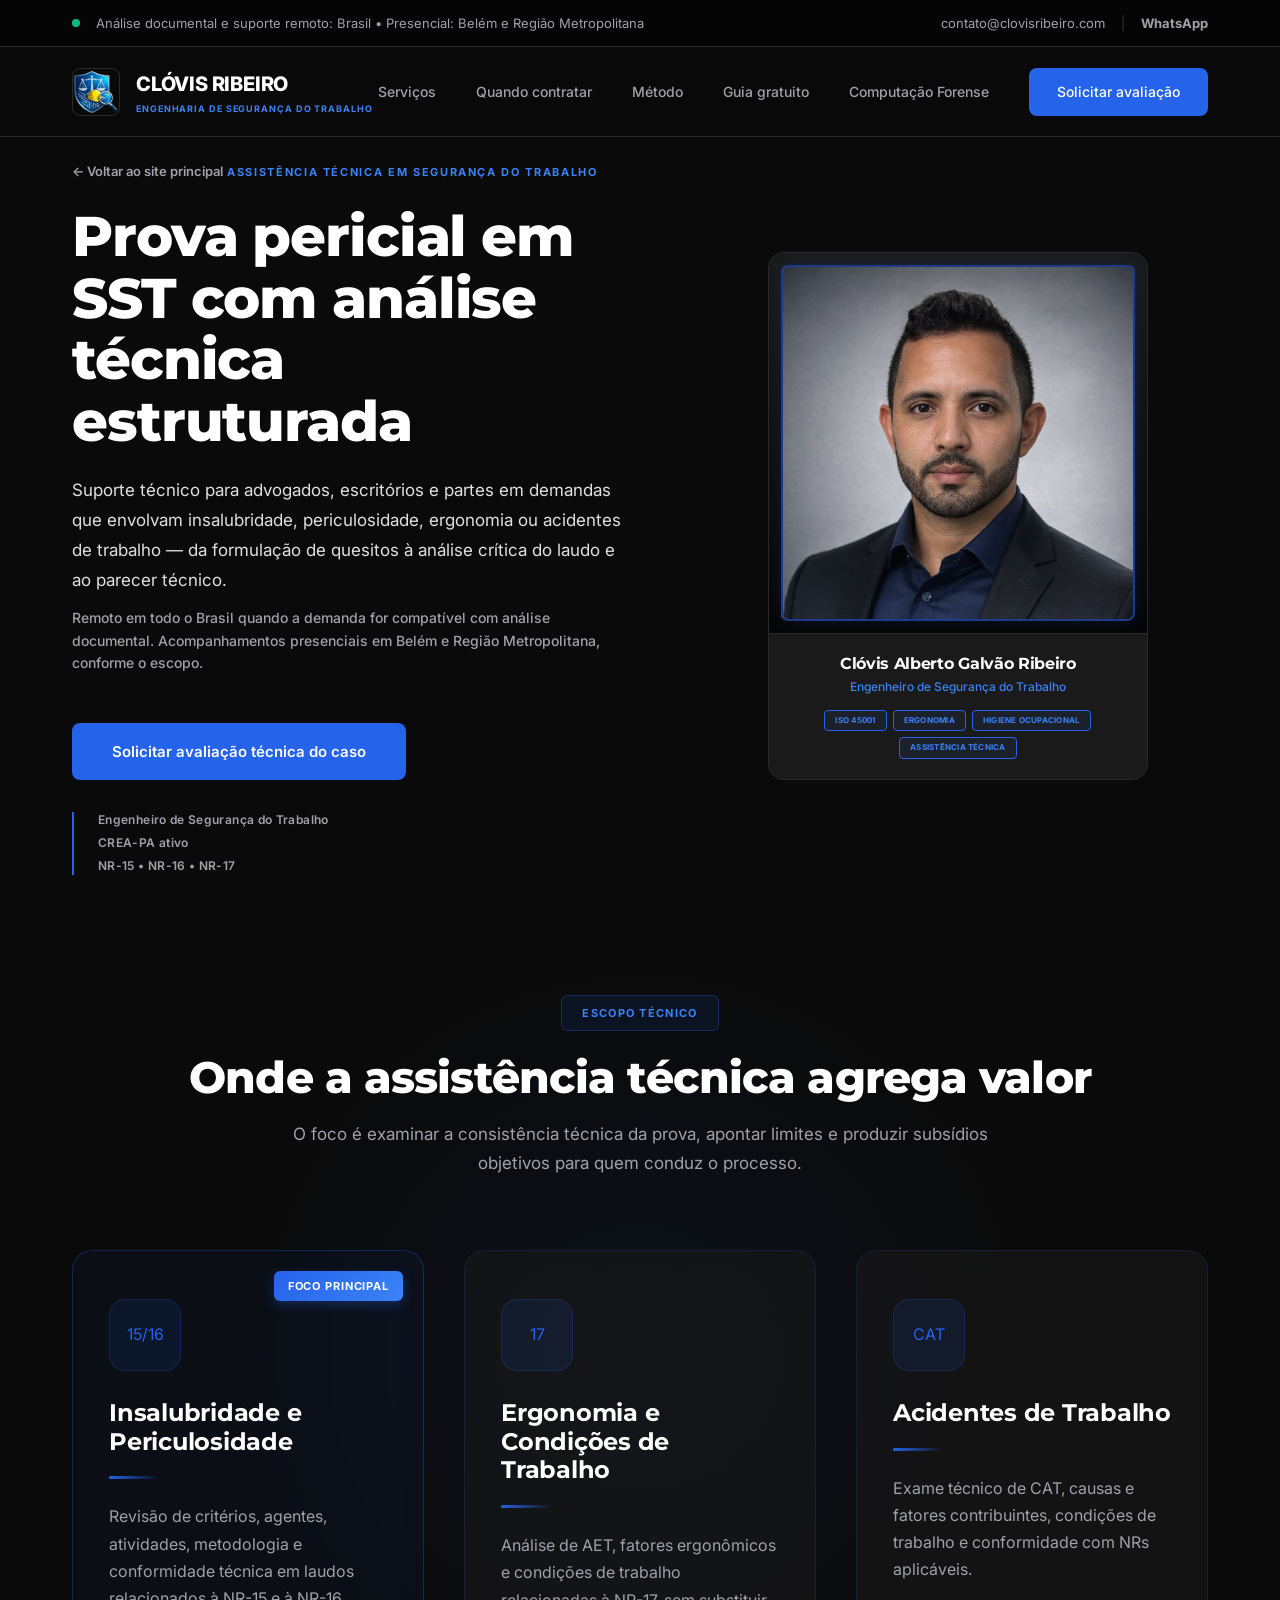
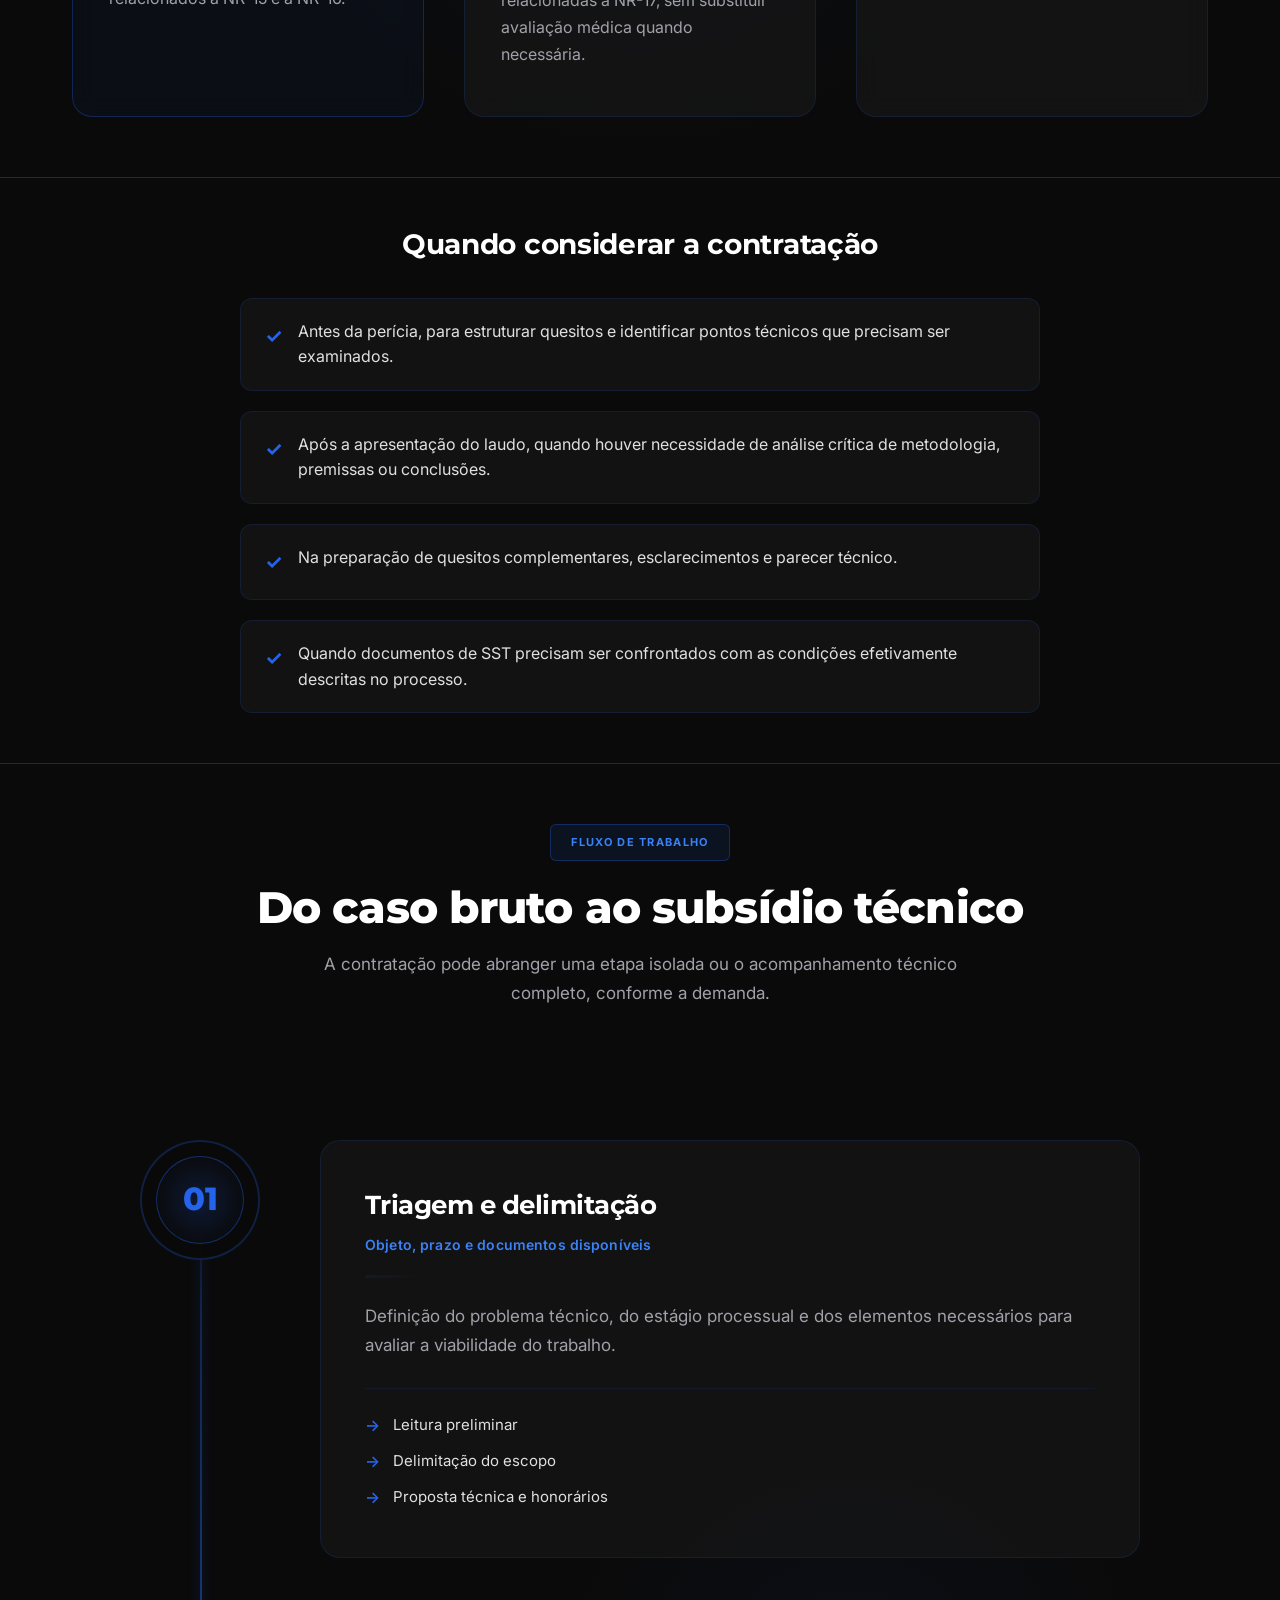
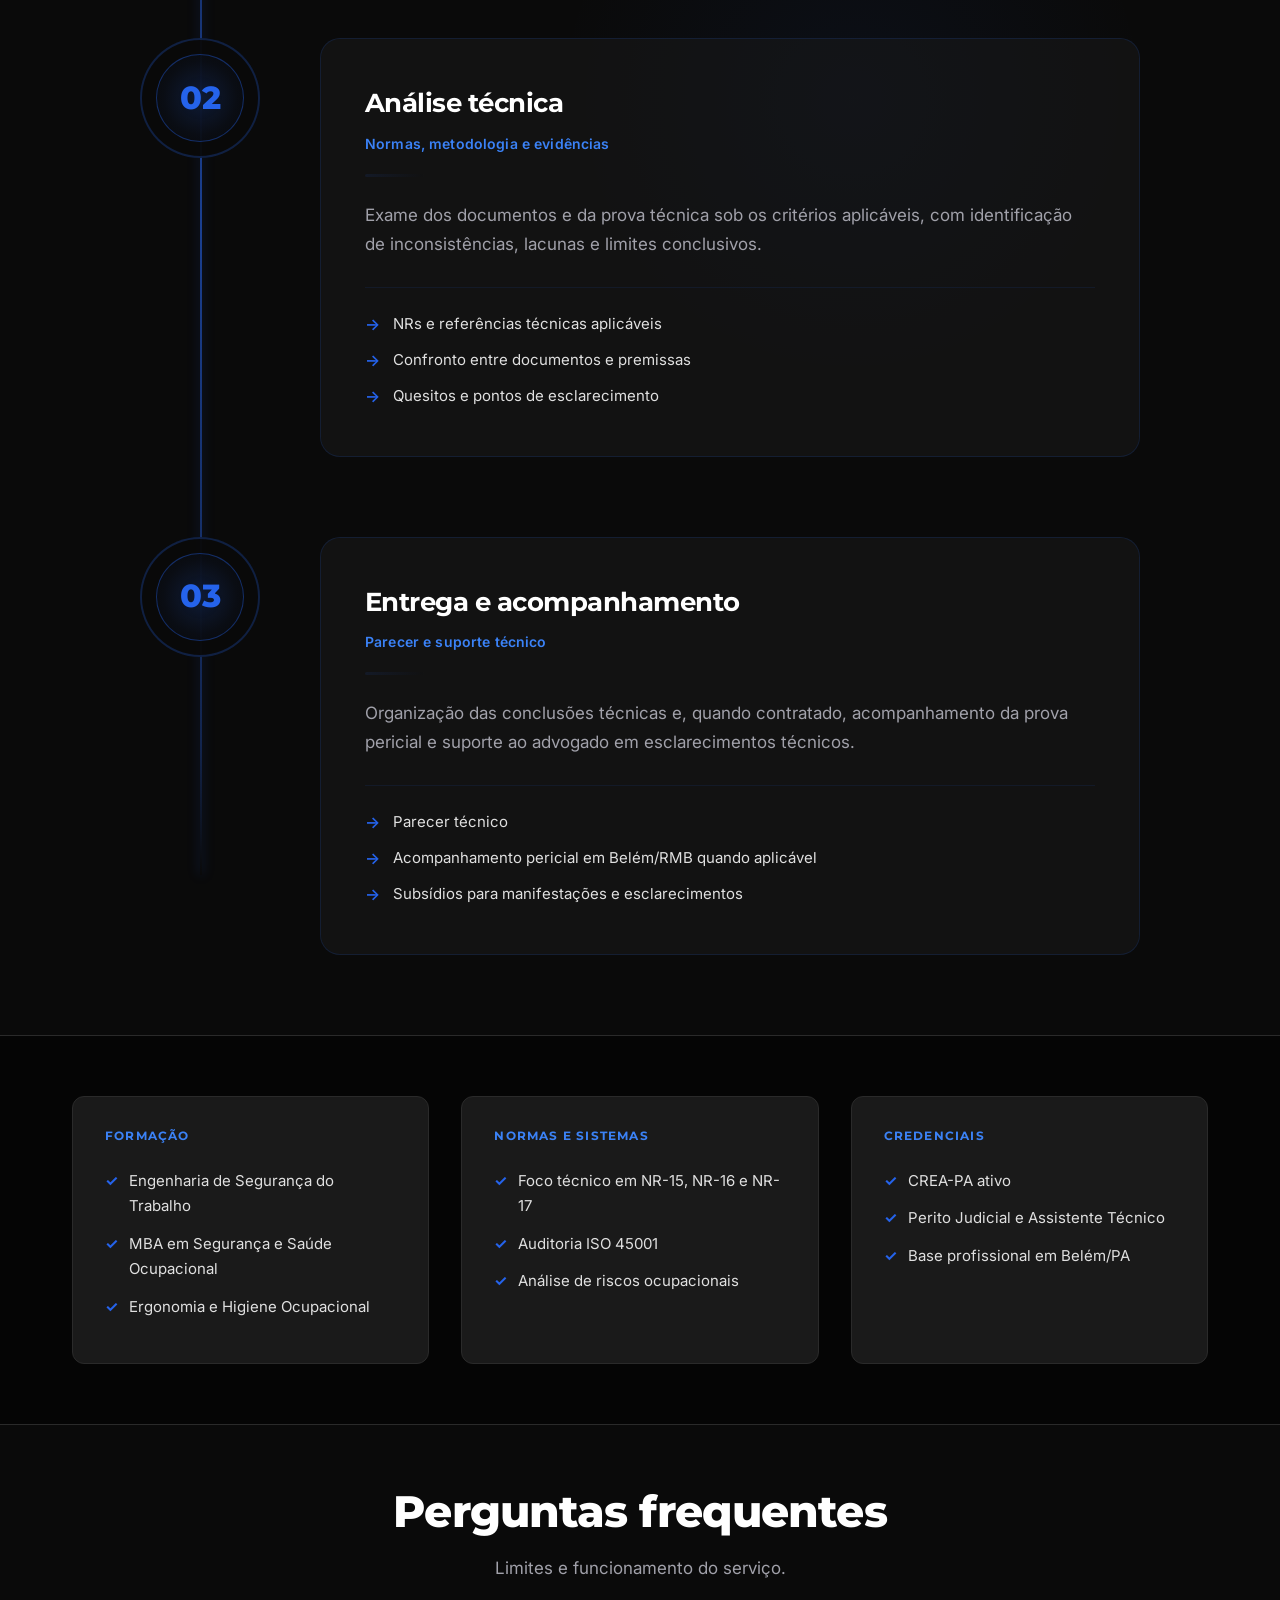
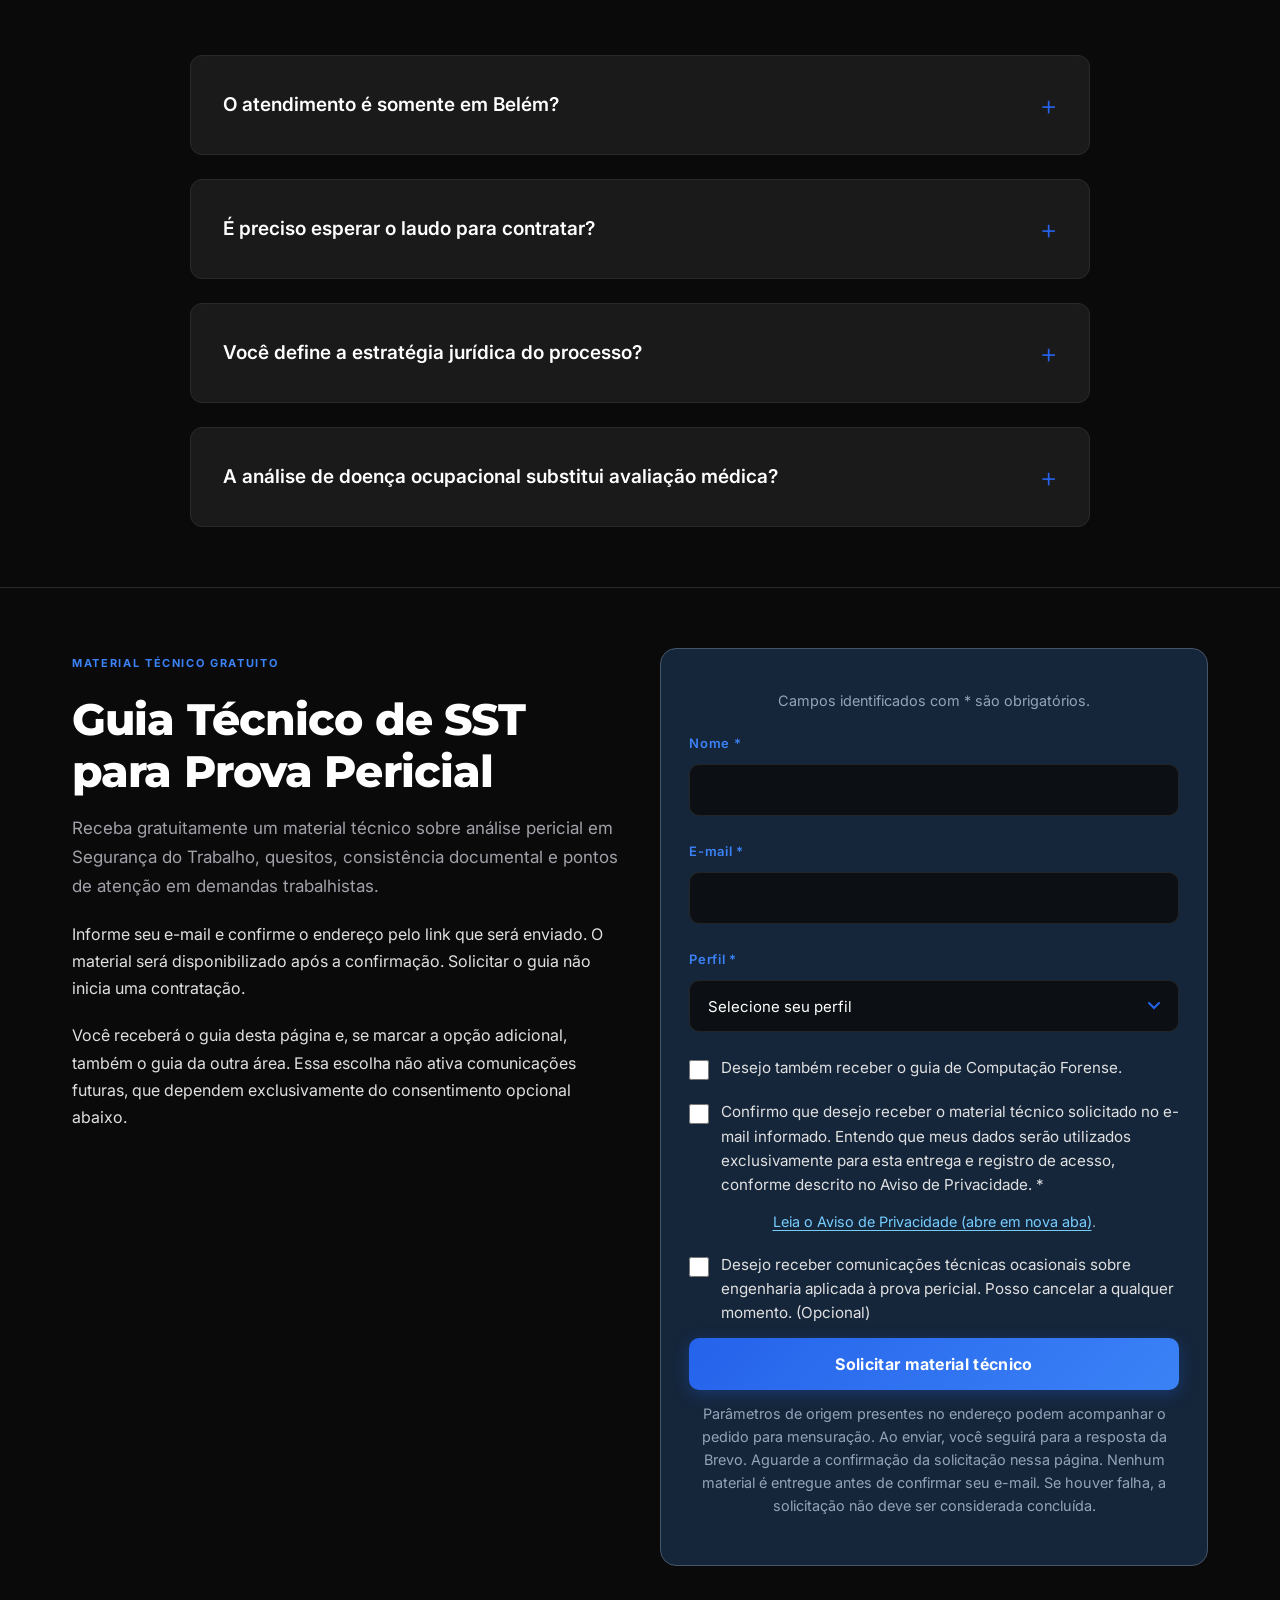
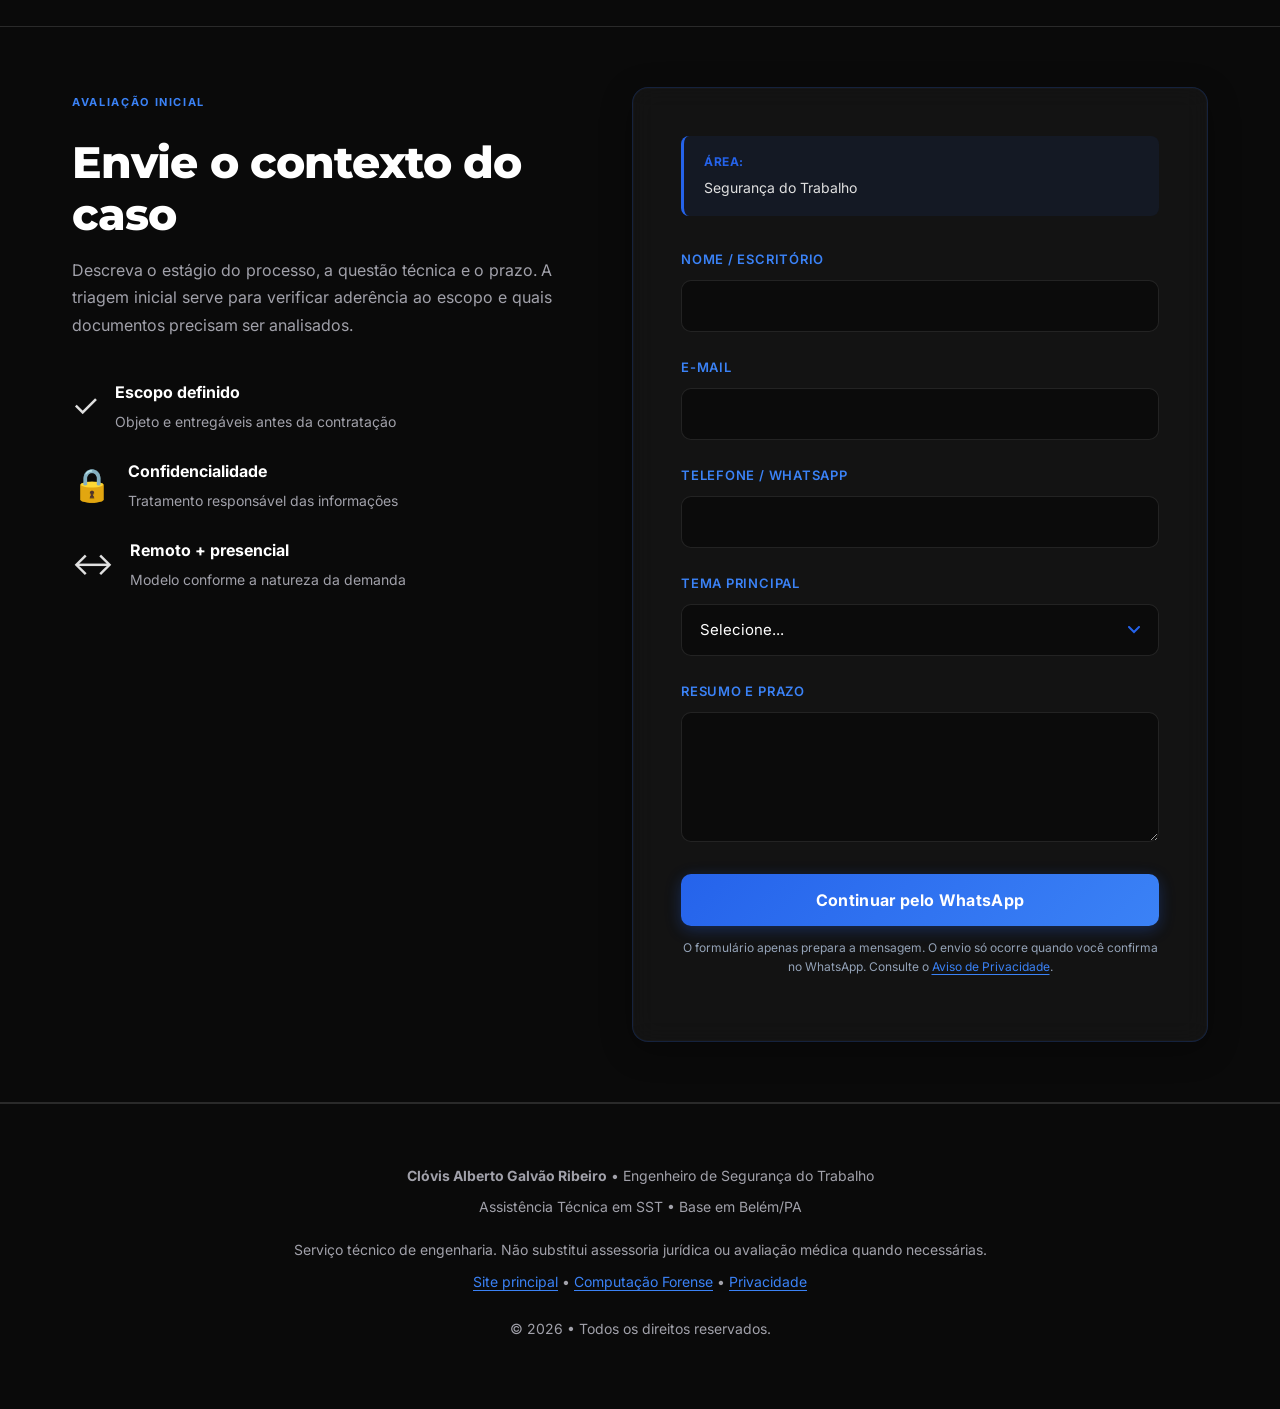
<file: sst/index.html>
<!doctype html>
<html lang="pt-BR" dir="ltr">
<head>
  <meta charset="UTF-8" />
  <meta name="viewport" content="width=device-width, initial-scale=1" />
  <meta http-equiv="X-UA-Compatible" content="IE=edge" />

  <title>Assistência Técnica em SST | Clóvis Ribeiro</title>
  <meta name="description" content="Assistência técnica em Segurança do Trabalho para prova pericial: insalubridade, periculosidade, ergonomia e acidentes. Base em Belém/PA e suporte remoto nacional conforme o escopo." />
  <meta name="author" content="Clóvis Alberto Galvão Ribeiro" />
  <meta name="robots" content="index, follow" />

  <link rel="icon" type="image/png" href="../assets/logo.png">
  <link rel="apple-touch-icon" href="../assets/logo.png">
  <link rel="canonical" href="https://clovisribeiro.com/sst/" />

  <meta property="og:type" content="website" />
  <meta property="og:url" content="https://clovisribeiro.com/sst/" />
  <meta property="og:title" content="Assistência Técnica em Segurança do Trabalho | Clóvis Ribeiro" />
  <meta property="og:description" content="Análise técnica de laudos, quesitos, pareceres e acompanhamento da prova pericial em SST." />
  <meta property="og:image" content="https://clovisribeiro.com/assets/ClovisProfissional.png" />
  <meta property="og:image:width" content="1024" />
  <meta property="og:image:height" content="1024" />
  <meta property="twitter:card" content="summary_large_image" />
  <meta property="twitter:image" content="https://clovisribeiro.com/assets/ClovisProfissional.png" />

  <script type="application/ld+json">
  {
    "@context": "https://schema.org",
    "@type": "ProfessionalService",
    "name": "Clóvis Ribeiro - Assistência Técnica em Segurança do Trabalho",
    "url": "https://clovisribeiro.com/sst/",
    "image": "https://clovisribeiro.com/assets/ClovisProfissional.png",
    "description": "Assistência técnica em Segurança do Trabalho para prova pericial envolvendo insalubridade, periculosidade, ergonomia e acidentes de trabalho.",
    "provider": {
      "@type": "Person",
      "name": "Clóvis Alberto Galvão Ribeiro",
      "jobTitle": "Engenheiro de Segurança do Trabalho"
    },
    "areaServed": ["Belém/PA", "Brasil - atendimento remoto conforme escopo"],
    "serviceType": [
      "Assistência Técnica em Insalubridade",
      "Assistência Técnica em Periculosidade",
      "Assistência Técnica em Ergonomia",
      "Análise Técnica de Acidentes de Trabalho"
    ]
  }
  </script>

  <link rel="preconnect" href="https://fonts.googleapis.com">
  <link rel="preconnect" href="https://fonts.gstatic.com" crossorigin>
  <link href="https://fonts.googleapis.com/css2?family=Montserrat:wght@400;500;600;700;800&amp;family=Inter:wght@300;400;500;600&amp;display=swap" rel="stylesheet">
  <link rel="stylesheet" href="../style.css" />
  <script defer src="../assets/brevo-material.js"></script>
  
  <script>
    const GA4_ID = "";
    const ADS_ID = "";
    window.dataLayer = window.dataLayer || [];
    function gtag(){dataLayer.push(arguments);}
    const GTAG_LOAD_ID = GA4_ID || ADS_ID;
    if (GTAG_LOAD_ID) {
      const script = document.createElement('script');
      script.async = true;
      script.src = `https://www.googletagmanager.com/gtag/js?id=${GTAG_LOAD_ID}`;
      document.head.appendChild(script);
      gtag('js', new Date());
      if (GA4_ID) {
        gtag('config', GA4_ID, {
          'send_page_view': true,
          'allow_google_signals': true,
          'allow_ad_personalization_signals': false
        });
      }
      if (ADS_ID) gtag('config', ADS_ID);
    }
    function trackEvent(eventName, eventParams) {
      if (GA4_ID) gtag('event', eventName, eventParams);
    }
  </script>
</head>
<body>
  <div class="topbar">
    <div class="container topbar__inner">
      <div class="topbar__left"><span class="status-dot"></span><span>Análise documental e suporte remoto: Brasil • Presencial: Belém e Região Metropolitana</span></div>
      <div class="topbar__right">
        <a href="mailto:contato@clovisribeiro.com">contato@clovisribeiro.com</a>
        <span class="separator">|</span>
        <a href="https://wa.me/5591992879843" target="_blank" rel="noopener noreferrer"><strong>WhatsApp</strong></a>
      </div>
    </div>
  </div>

  <header class="header">
    <div class="container header__inner">
      <a class="brand" href="../">
        <img class="brand__logo" src="../assets/logo.png" alt="Logo Clóvis Ribeiro" width="48" height="48" loading="eager">
        <div class="brand__text">
          <span class="brand__name">CLÓVIS RIBEIRO</span>
          <span class="brand__tag">ENGENHARIA DE SEGURANÇA DO TRABALHO</span>
        </div>
      </a>
      <button class="mobile-menu-toggle" id="mobileMenuToggle" aria-label="Abrir menu de navegação" aria-expanded="false" aria-controls="mainNav"><span></span><span></span><span></span></button>
      <nav class="nav" id="mainNav" aria-label="Navegação SST">
        <a href="#servicos">Serviços</a>
        <a href="#quando-contratar">Quando contratar</a>
        <a href="#metodo">Método</a>
        <a href="#material-tecnico">Guia gratuito</a>
        <a href="../computacao-forense/">Computação Forense</a>
        <a href="#contato" class="nav__cta">Solicitar avaliação</a>
      </nav>
    </div>
  </header>

  <main>
    <section class="hero service-hero" id="inicio">
      <div class="container hero__grid">
        <div class="hero__content">
          <a class="breadcrumb" href="../">← Voltar ao site principal</a>
          <span class="kicker">Assistência Técnica em Segurança do Trabalho</span>
          <h1 class="hero__title">Prova pericial em SST com análise técnica estruturada</h1>
          <p class="hero__lead">Suporte técnico para advogados, escritórios e partes em demandas que envolvam insalubridade, periculosidade, ergonomia ou acidentes de trabalho — da formulação de quesitos à análise crítica do laudo e ao parecer técnico.</p>
          <p class="hero__target">Remoto em todo o Brasil quando a demanda for compatível com análise documental. Acompanhamentos presenciais em Belém e Região Metropolitana, conforme o escopo.</p>
          <div class="hero__actions hero__actions--left">
            <a href="#contato" class="btn btn--primary hero-cta-restore">Solicitar avaliação técnica do caso</a>
            <div class="hero__credentials">
              <span>Engenheiro de Segurança do Trabalho</span>
              <span>CREA-PA ativo</span>
              <span>NR-15 • NR-16 • NR-17</span>
            </div>
          </div>
        </div>

        <div class="hero__visual">
          <div class="profile-card">
            <div class="profile-image">
              <img src="../assets/ClovisProfissional.png" alt="Clóvis Alberto Galvão Ribeiro" width="380" height="380" loading="eager" fetchpriority="high" decoding="async">
            </div>
            <div class="profile-info">
              <h2>Clóvis Alberto Galvão Ribeiro</h2>
              <p>Engenheiro de Segurança do Trabalho</p>
              <div class="profile-certifications">
                <span>ISO 45001</span>
                <span>ERGONOMIA</span>
                <span>HIGIENE OCUPACIONAL</span>
                <span>ASSISTÊNCIA TÉCNICA</span>
              </div>
            </div>
          </div>
        </div>
      </div>
    </section>

    <section class="section section--premium" id="servicos">
      <div class="container">
        <header class="section-header">
          <span class="methodology-badge">Escopo técnico</span>
          <h2 class="section-title">Onde a assistência técnica agrega valor</h2>
          <p class="section-subtitle section-subtitle--centered">O foco é examinar a consistência técnica da prova, apontar limites e produzir subsídios objetivos para quem conduz o processo.</p>
        </header>

        <div class="modern-grid">
          <article class="modern-card modern-card--featured">
            <div class="featured-badge">Foco principal</div>
            <div class="card-icon" aria-hidden="true">15/16</div>
            <h3>Insalubridade e Periculosidade</h3>
            <div class="card-divider"></div>
            <p>Revisão de critérios, agentes, atividades, metodologia e conformidade técnica em laudos relacionados à NR-15 e à NR-16.</p>
          </article>
          <article class="modern-card">
            <div class="card-icon" aria-hidden="true">17</div>
            <h3>Ergonomia e Condições de Trabalho</h3>
            <div class="card-divider"></div>
            <p>Análise de AET, fatores ergonômicos e condições de trabalho relacionadas à NR-17, sem substituir avaliação médica quando necessária.</p>
          </article>
          <article class="modern-card">
            <div class="card-icon" aria-hidden="true">CAT</div>
            <h3>Acidentes de Trabalho</h3>
            <div class="card-divider"></div>
            <p>Exame técnico de CAT, causas e fatores contribuintes, condições de trabalho e conformidade com NRs aplicáveis.</p>
          </article>
        </div>
      </div>
    </section>

    <section class="section section--filter" id="quando-contratar">
      <div class="container">
        <div class="filter-block">
          <h2 class="filter-title">Quando considerar a contratação</h2>
          <ul class="filter-list">
            <li><span class="filter-check">✓</span><span class="filter-text">Antes da perícia, para estruturar quesitos e identificar pontos técnicos que precisam ser examinados.</span></li>
            <li><span class="filter-check">✓</span><span class="filter-text">Após a apresentação do laudo, quando houver necessidade de análise crítica de metodologia, premissas ou conclusões.</span></li>
            <li><span class="filter-check">✓</span><span class="filter-text">Na preparação de quesitos complementares, esclarecimentos e parecer técnico.</span></li>
            <li><span class="filter-check">✓</span><span class="filter-text">Quando documentos de SST precisam ser confrontados com as condições efetivamente descritas no processo.</span></li>
          </ul>
        </div>
      </div>
    </section>

    <section class="section section--methodology" id="metodo">
      <div class="container">
        <header class="section-header">
          <span class="methodology-badge">Fluxo de trabalho</span>
          <h2 class="section-title">Do caso bruto ao subsídio técnico</h2>
          <p class="section-subtitle section-subtitle--centered">A contratação pode abranger uma etapa isolada ou o acompanhamento técnico completo, conforme a demanda.</p>
        </header>
        <div class="methodology-timeline">
          <div class="timeline-line-gradient"></div>
          <article class="methodology-step" data-step="1">
            <div class="step-marker"><div class="marker-ring-outer"><div class="marker-ring-inner"><span class="step-number">01</span></div></div></div>
            <div class="step-card">
              <h3>Triagem e delimitação</h3>
              <p class="step-micro">Objeto, prazo e documentos disponíveis</p>
              <div class="step-divider"></div>
              <p class="step-description">Definição do problema técnico, do estágio processual e dos elementos necessários para avaliar a viabilidade do trabalho.</p>
              <ul class="step-list"><li>Leitura preliminar</li><li>Delimitação do escopo</li><li>Proposta técnica e honorários</li></ul>
            </div>
          </article>
          <article class="methodology-step" data-step="2">
            <div class="step-marker"><div class="marker-ring-outer"><div class="marker-ring-inner"><span class="step-number">02</span></div></div></div>
            <div class="step-card">
              <h3>Análise técnica</h3>
              <p class="step-micro">Normas, metodologia e evidências</p>
              <div class="step-divider"></div>
              <p class="step-description">Exame dos documentos e da prova técnica sob os critérios aplicáveis, com identificação de inconsistências, lacunas e limites conclusivos.</p>
              <ul class="step-list"><li>NRs e referências técnicas aplicáveis</li><li>Confronto entre documentos e premissas</li><li>Quesitos e pontos de esclarecimento</li></ul>
            </div>
          </article>
          <article class="methodology-step" data-step="3">
            <div class="step-marker"><div class="marker-ring-outer"><div class="marker-ring-inner"><span class="step-number">03</span></div></div></div>
            <div class="step-card">
              <h3>Entrega e acompanhamento</h3>
              <p class="step-micro">Parecer e suporte técnico</p>
              <div class="step-divider"></div>
              <p class="step-description">Organização das conclusões técnicas e, quando contratado, acompanhamento da prova pericial e suporte ao advogado em esclarecimentos técnicos.</p>
              <ul class="step-list"><li>Parecer técnico</li><li>Acompanhamento pericial em Belém/RMB quando aplicável</li><li>Subsídios para manifestações e esclarecimentos</li></ul>
            </div>
          </article>
        </div>
      </div>
    </section>

    <section class="section section--dark" id="qualificacoes">
      <div class="container qualificacoes-grid">
        <article class="qualification-card"><h3>FORMAÇÃO</h3><ul><li>Engenharia de Segurança do Trabalho</li><li>MBA em Segurança e Saúde Ocupacional</li><li>Ergonomia e Higiene Ocupacional</li></ul></article>
        <article class="qualification-card"><h3>NORMAS E SISTEMAS</h3><ul><li>Foco técnico em NR-15, NR-16 e NR-17</li><li>Auditoria ISO 45001</li><li>Análise de riscos ocupacionais</li></ul></article>
        <article class="qualification-card"><h3>CREDENCIAIS</h3><ul><li>CREA-PA ativo</li><li>Perito Judicial e Assistente Técnico</li><li>Base profissional em Belém/PA</li></ul></article>
      </div>
    </section>

    <section class="section" id="faq">
      <div class="container">
        <header class="section-header"><h2 class="section-title">Perguntas frequentes</h2><p class="section-subtitle section-subtitle--centered">Limites e funcionamento do serviço.</p></header>
        <div class="faq-list">
          <article class="faq-item"><button class="faq-trigger" aria-expanded="false" aria-controls="sst-faq-1"><span class="faq-question">O atendimento é somente em Belém?</span><span class="faq-toggle" aria-hidden="true">+</span></button><div class="faq-content" id="sst-faq-1"><p>Não. Análises documentais, reuniões e entregas técnicas podem ser realizadas remotamente em todo o Brasil quando o objeto permitir. Diligências ou acompanhamentos presenciais são oferecidos em Belém e Região Metropolitana, conforme disponibilidade e escopo.</p></div></article>
          <article class="faq-item"><button class="faq-trigger" aria-expanded="false" aria-controls="sst-faq-2"><span class="faq-question">É preciso esperar o laudo para contratar?</span><span class="faq-toggle" aria-hidden="true">+</span></button><div class="faq-content" id="sst-faq-2"><p>Não. A atuação pode começar antes da perícia, especialmente para análise documental, formulação de quesitos e definição dos pontos técnicos relevantes.</p></div></article>
          <article class="faq-item"><button class="faq-trigger" aria-expanded="false" aria-controls="sst-faq-3"><span class="faq-question">Você define a estratégia jurídica do processo?</span><span class="faq-toggle" aria-hidden="true">+</span></button><div class="faq-content" id="sst-faq-3"><p>Não. O trabalho é de natureza técnica de engenharia. Os resultados fornecem subsídios ao advogado, que permanece responsável pela estratégia jurídica e pela condução processual.</p></div></article>
          <article class="faq-item"><button class="faq-trigger" aria-expanded="false" aria-controls="sst-faq-4"><span class="faq-question">A análise de doença ocupacional substitui avaliação médica?</span><span class="faq-toggle" aria-hidden="true">+</span></button><div class="faq-content" id="sst-faq-4"><p>Não. A Engenharia de Segurança do Trabalho pode examinar fatores ocupacionais, ergonomia e condições de trabalho. Questões médicas exigem o profissional habilitado correspondente.</p></div></article>
        </div>
      </div>
    </section>

    <section class="section material-section" id="material-tecnico" aria-labelledby="material-sst-titulo">
      <div class="container material-grid">
        <div>
          <p class="kicker">Material técnico gratuito</p>
          <h2 class="section-title" id="material-sst-titulo">Guia Técnico de SST para Prova Pericial</h2>
          <p class="section-subtitle">Receba gratuitamente um material técnico sobre análise pericial em Segurança do Trabalho, quesitos, consistência documental e pontos de atenção em demandas trabalhistas.</p>
          <p>Informe seu e-mail e confirme o endereço pelo link que será enviado. O material será disponibilizado após a confirmação. Solicitar o guia não inicia uma contratação.</p>
          <p>Você receberá o guia desta página e, se marcar a opção adicional, também o guia da outra área. Essa escolha não ativa comunicações futuras, que dependem exclusivamente do consentimento opcional abaixo.</p>
        </div>
        <!-- Adaptado do HTML simples oficial da Brevo: mesmo endpoint, nomes e IDs de categoria. -->
        <form class="material-form" id="material-sst-form" method="post" action="https://4ec81289.sibforms.com/serve/[base64]" aria-labelledby="material-sst-titulo" aria-describedby="material-sst-nota" data-brevo-material data-primary-interest="1">
          <p class="form-note">Campos identificados com * são obrigatórios.</p>
          <div class="form-group"><label for="material-sst-nome">Nome *</label><input type="text" id="material-sst-nome" name="NOME" maxlength="200" autocomplete="name" required></div>
          <div class="form-group"><label for="material-sst-email">E-mail *</label><input type="email" id="material-sst-email" name="EMAIL" autocomplete="email" required></div>
          <div class="form-group"><label for="material-sst-perfil">Perfil *</label><select id="material-sst-perfil" name="PERFIL" required><option value="" selected disabled>Selecione seu perfil</option><option value="1">Advogado / Escritório</option><option value="2">Empresa</option><option value="3">Parte</option><option value="4">Outro</option></select></div>
          <input type="hidden" name="INTERESSE_AREA" value="1">
          <div class="material-consent">
            <input type="checkbox" id="material-sst-guia-adicional" data-add-secondary-guide>
            <label for="material-sst-guia-adicional">Desejo também receber o guia de Computação Forense.</label>
          </div>
          <div class="material-consent">
            <input type="checkbox" id="material-sst-entrega" name="CONSENTIMENTO_ENTREGA" value="1" required aria-describedby="material-sst-privacidade">
            <label for="material-sst-entrega">Confirmo que desejo receber o material técnico solicitado no e-mail informado. Entendo que meus dados serão utilizados exclusivamente para esta entrega e registro de acesso, conforme descrito no Aviso de Privacidade. *</label>
          </div>
          <p class="form-note" id="material-sst-privacidade"><a href="../privacidade.html" target="_blank" rel="noopener noreferrer">Leia o Aviso de Privacidade (abre em nova aba)</a>.</p>
          <div class="material-consent">
            <input type="checkbox" id="material-sst-optin" name="OPT_IN" value="1">
            <label for="material-sst-optin">Desejo receber comunicações técnicas ocasionais sobre engenharia aplicada à prova pericial. Posso cancelar a qualquer momento. (Opcional)</label>
          </div>
          <div class="material-honeypot" aria-hidden="true"><label for="material-sst-verificacao">Deixe este campo vazio</label><input type="text" id="material-sst-verificacao" name="email_address_check" value="" tabindex="-1" autocomplete="off"></div>
          <input type="hidden" name="locale" value="pt">
          <input type="hidden" name="html_type" value="simple">
          <button type="submit" class="btn btn--primary btn--full">Solicitar material técnico</button>
          <p class="form-note" id="material-sst-nota">Parâmetros de origem presentes no endereço podem acompanhar o pedido para mensuração. Ao enviar, você seguirá para a resposta da Brevo. Aguarde a confirmação da solicitação nessa página. Nenhum material é entregue antes de confirmar seu e-mail. Se houver falha, a solicitação não deve ser considerada concluída.</p>
        </form>
      </div>
    </section>

    <section class="section" id="contato">
      <div class="container contact-layout">
        <div class="contact-info">
          <span class="kicker">Avaliação inicial</span>
          <h2 class="section-title">Envie o contexto do caso</h2>
          <p class="contact-description">Descreva o estágio do processo, a questão técnica e o prazo. A triagem inicial serve para verificar aderência ao escopo e quais documentos precisam ser analisados.</p>
          <div class="contact-features">
            <div class="contact-feature"><div class="feature-icon">✓</div><div class="feature-text"><strong>Escopo definido</strong><span>Objeto e entregáveis antes da contratação</span></div></div>
            <div class="contact-feature"><div class="feature-icon">🔒</div><div class="feature-text"><strong>Confidencialidade</strong><span>Tratamento responsável das informações</span></div></div>
            <div class="contact-feature"><div class="feature-icon">↔</div><div class="feature-text"><strong>Remoto + presencial</strong><span>Modelo conforme a natureza da demanda</span></div></div>
          </div>
        </div>

        <form class="contact-form" id="sst-contact-form">
          <p class="form-filter-note"><strong>Área:</strong> Segurança do Trabalho</p>
          <div class="form-group"><label for="sst-nome">Nome / Escritório</label><input type="text" id="sst-nome" name="nome" autocomplete="name" required></div>
          <div class="form-group"><label for="sst-email">E-mail</label><input type="email" id="sst-email" name="email" autocomplete="email" required></div>
          <div class="form-group"><label for="sst-telefone">Telefone / WhatsApp</label><input type="tel" id="sst-telefone" name="telefone" autocomplete="tel" required></div>
          <div class="form-group"><label for="sst-tipo">Tema principal</label><select id="sst-tipo" name="tipo"><option value="">Selecione...</option><option value="Insalubridade">Insalubridade</option><option value="Periculosidade">Periculosidade</option><option value="Ergonomia">Ergonomia</option><option value="Acidente de trabalho">Acidente de trabalho</option><option value="Outro SST">Outro tema de SST</option></select></div>
          <div class="form-group"><label for="sst-resumo">Resumo e prazo</label><textarea id="sst-resumo" name="resumo" rows="5" required></textarea></div>
          <button type="submit" class="btn btn--primary btn--full">Continuar pelo WhatsApp</button>
          <p class="form-note">O formulário apenas prepara a mensagem. O envio só ocorre quando você confirma no WhatsApp. Consulte o <a href="../privacidade.html">Aviso de Privacidade</a>.</p>
        </form>
      </div>
    </section>
  </main>

  <footer class="footer"><div class="container footer-content"><p><strong>Clóvis Alberto Galvão Ribeiro</strong> • Engenheiro de Segurança do Trabalho</p><p>Assistência Técnica em SST • Base em Belém/PA</p><p class="footer-legal-note">Serviço técnico de engenharia. Não substitui assessoria jurídica ou avaliação médica quando necessárias.</p><p><a href="../">Site principal</a> • <a href="../computacao-forense/">Computação Forense</a> • <a href="../privacidade.html">Privacidade</a></p><p class="footer-copy">© <span id="year"></span> • Todos os direitos reservados.</p></div></footer>

  
  <script>
    document.getElementById('year').textContent = new Date().getFullYear();

    const mobileToggle = document.getElementById('mobileMenuToggle');
    const mainNav = document.getElementById('mainNav');
    if (mobileToggle && mainNav) {
      mobileToggle.addEventListener('click', () => {
        const isExpanded = mobileToggle.getAttribute('aria-expanded') === 'true';
        mobileToggle.setAttribute('aria-expanded', String(!isExpanded));
        mobileToggle.setAttribute('aria-label', isExpanded ? 'Abrir menu de navegação' : 'Fechar menu de navegação');
        mainNav.classList.toggle('nav--open');
        document.body.classList.toggle('menu-open');
      });
      document.querySelectorAll('.nav a').forEach(link => {
        link.addEventListener('click', () => {
          mainNav.classList.remove('nav--open');
          mobileToggle.setAttribute('aria-expanded', 'false');
          mobileToggle.setAttribute('aria-label', 'Abrir menu de navegação');
          document.body.classList.remove('menu-open');
        });
      });

      document.addEventListener('keydown', (e) => {
        if (e.key === 'Escape' && mainNav.classList.contains('nav--open')) {
          mainNav.classList.remove('nav--open');
          mobileToggle.setAttribute('aria-expanded', 'false');
          mobileToggle.setAttribute('aria-label', 'Abrir menu de navegação');
          document.body.classList.remove('menu-open');
          mobileToggle.focus();
        }
      });
    }

    document.querySelectorAll('a[href^="#"]').forEach(anchor => {
      anchor.addEventListener('click', function (e) {
        const target = document.querySelector(this.getAttribute('href'));
        if (target) {
          e.preventDefault();
          target.scrollIntoView({ behavior: 'smooth', block: 'start' });
        }
      });
    });

    document.querySelectorAll('.faq-trigger').forEach(button => {
      button.addEventListener('click', () => {
        const item = button.closest('.faq-item');
        const isExpanded = button.getAttribute('aria-expanded') === 'true';
        document.querySelectorAll('.faq-item').forEach(other => {
          if (other !== item) {
            other.classList.remove('faq-item--active');
            const trigger = other.querySelector('.faq-trigger');
            if (trigger) trigger.setAttribute('aria-expanded', 'false');
          }
        });
        button.setAttribute('aria-expanded', String(!isExpanded));
        item.classList.toggle('faq-item--active');
      });
    });
  </script>
  <script>
    document.getElementById('sst-contact-form').addEventListener('submit', (e) => {
      e.preventDefault();
      const btn = e.target.querySelector('.btn--primary');
      if (btn.disabled) return;
      const originalText = btn.textContent;
      btn.disabled = true;
      btn.textContent = 'Abrindo WhatsApp...';
      btn.style.opacity = '0.7';

      const nome = document.getElementById('sst-nome').value;
      const email = document.getElementById('sst-email').value;
      const telefone = document.getElementById('sst-telefone').value;
      const tipo = document.getElementById('sst-tipo').value || 'Não especificado';
      const resumo = document.getElementById('sst-resumo').value;
      const msg = `*Assistência Técnica em SST - Clóvis Ribeiro*\n\n*Nome / Escritório:* ${nome}\n*E-mail:* ${email}\n*Telefone:* ${telefone}\n*Tema:* ${tipo}\n*Resumo e prazo:* ${resumo}`;

      trackEvent('whatsapp_click', { source: 'sst_contact_form', service: 'sst', demand_topic: tipo });
      window.open(`https://wa.me/5591992879843?text=${encodeURIComponent(msg)}`, '_blank', 'noopener,noreferrer');

      setTimeout(() => {
        btn.textContent = originalText;
        btn.disabled = false;
        btn.style.opacity = '';
      }, 1000);
    });
  </script>
</body>
</html>
</file>
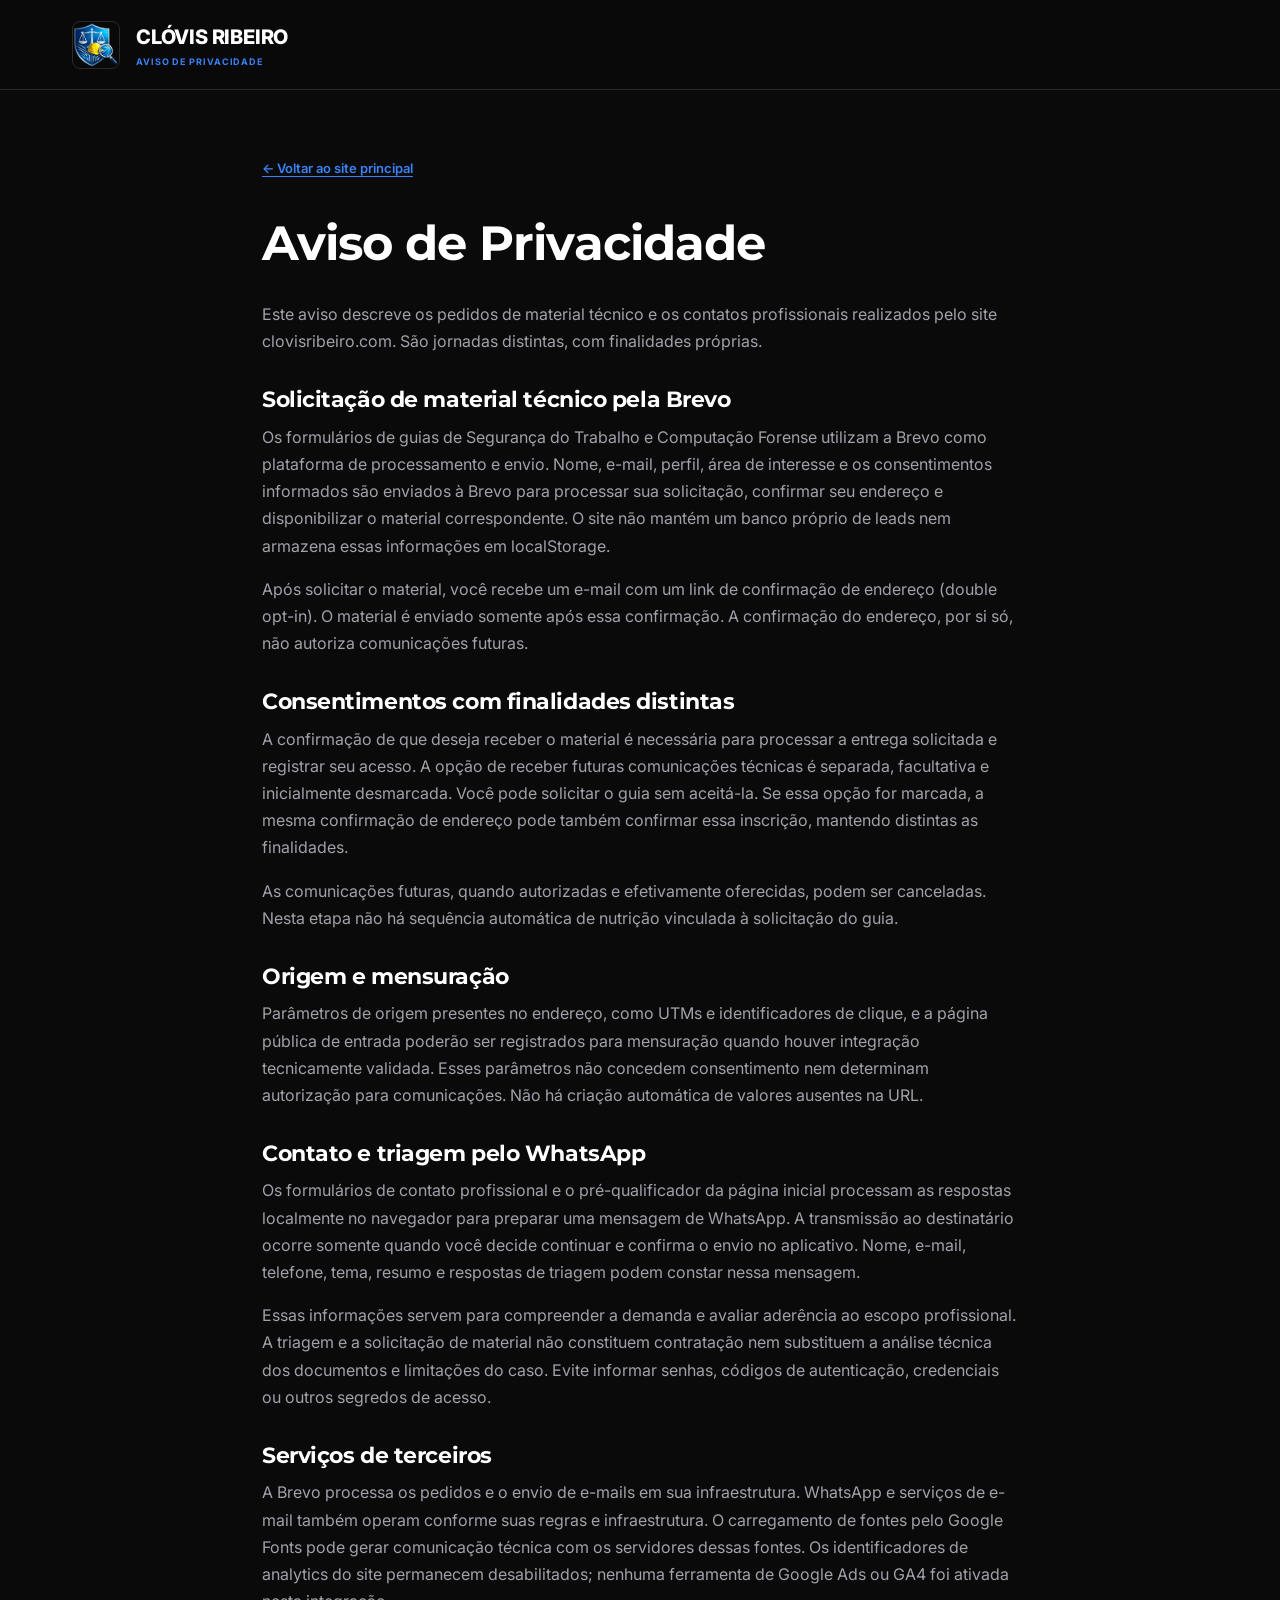
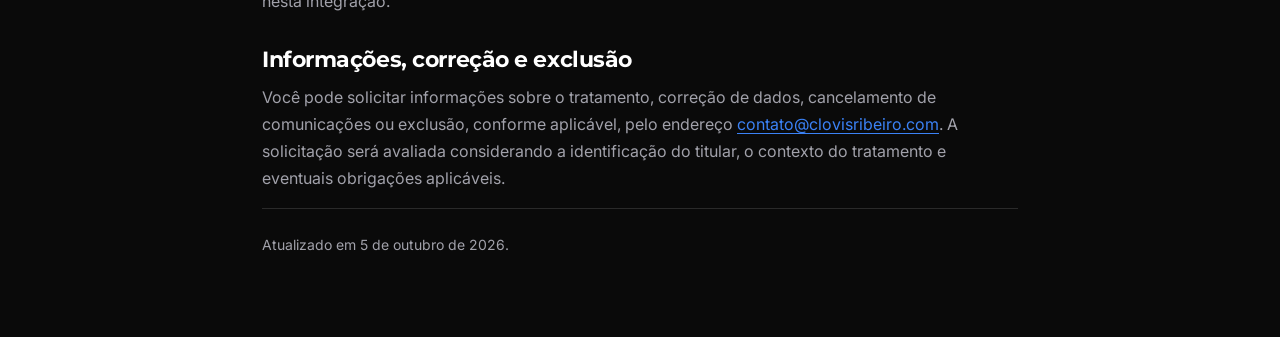
<file: privacidade.html>
<!doctype html>
<html lang="pt-BR">
<head>
  <meta charset="utf-8" />
  <meta name="viewport" content="width=device-width, initial-scale=1" />
  <meta name="robots" content="noindex, follow" />
  <title>Aviso de Privacidade | Clóvis Ribeiro</title>
  <link rel="icon" type="image/png" href="assets/logo.png">
  <link href="https://fonts.googleapis.com/css2?family=Montserrat:wght@600;700&amp;family=Inter:wght@400;500&amp;display=swap" rel="stylesheet">
  <link rel="stylesheet" href="style.css" />
</head>
<body>
  <header class="header"><div class="container header__inner"><a class="brand" href="./"><img class="brand__logo" src="assets/logo.png" alt="Logo Clóvis Ribeiro" width="48" height="48"><div class="brand__text"><span class="brand__name">CLÓVIS RIBEIRO</span><span class="brand__tag">AVISO DE PRIVACIDADE</span></div></a></div></header>
  <main class="privacy-page">
    <div class="container privacy-card">
      <a class="breadcrumb" href="./">← Voltar ao site principal</a>
      <h1>Aviso de Privacidade</h1>
      <p>Este aviso descreve os pedidos de material técnico e os contatos profissionais realizados pelo site clovisribeiro.com. São jornadas distintas, com finalidades próprias.</p>
      <h2>Solicitação de material técnico pela Brevo</h2>
      <p>Os formulários de guias de Segurança do Trabalho e Computação Forense utilizam a Brevo como plataforma de processamento e envio. Nome, e-mail, perfil, área de interesse e os consentimentos informados são enviados à Brevo para processar sua solicitação, confirmar seu endereço e disponibilizar o material correspondente. O site não mantém um banco próprio de leads nem armazena essas informações em localStorage.</p>
      <p>Após solicitar o material, você recebe um e-mail com um link de confirmação de endereço (double opt-in). O material é enviado somente após essa confirmação. A confirmação do endereço, por si só, não autoriza comunicações futuras.</p>
      <h2>Consentimentos com finalidades distintas</h2>
      <p>A confirmação de que deseja receber o material é necessária para processar a entrega solicitada e registrar seu acesso. A opção de receber futuras comunicações técnicas é separada, facultativa e inicialmente desmarcada. Você pode solicitar o guia sem aceitá-la. Se essa opção for marcada, a mesma confirmação de endereço pode também confirmar essa inscrição, mantendo distintas as finalidades.</p>
      <p>As comunicações futuras, quando autorizadas e efetivamente oferecidas, podem ser canceladas. Nesta etapa não há sequência automática de nutrição vinculada à solicitação do guia.</p>
      <h2>Origem e mensuração</h2>
      <p>Parâmetros de origem presentes no endereço, como UTMs e identificadores de clique, e a página pública de entrada poderão ser registrados para mensuração quando houver integração tecnicamente validada. Esses parâmetros não concedem consentimento nem determinam autorização para comunicações. Não há criação automática de valores ausentes na URL.</p>
      <h2>Contato e triagem pelo WhatsApp</h2>
      <p>Os formulários de contato profissional e o pré-qualificador da página inicial processam as respostas localmente no navegador para preparar uma mensagem de WhatsApp. A transmissão ao destinatário ocorre somente quando você decide continuar e confirma o envio no aplicativo. Nome, e-mail, telefone, tema, resumo e respostas de triagem podem constar nessa mensagem.</p>
      <p>Essas informações servem para compreender a demanda e avaliar aderência ao escopo profissional. A triagem e a solicitação de material não constituem contratação nem substituem a análise técnica dos documentos e limitações do caso. Evite informar senhas, códigos de autenticação, credenciais ou outros segredos de acesso.</p>
      <h2>Serviços de terceiros</h2>
      <p>A Brevo processa os pedidos e o envio de e-mails em sua infraestrutura. WhatsApp e serviços de e-mail também operam conforme suas regras e infraestrutura. O carregamento de fontes pelo Google Fonts pode gerar comunicação técnica com os servidores dessas fontes. Os identificadores de analytics do site permanecem desabilitados; nenhuma ferramenta de Google Ads ou GA4 foi ativada nesta integração.</p>
      <h2>Informações, correção e exclusão</h2>
      <p>Você pode solicitar informações sobre o tratamento, correção de dados, cancelamento de comunicações ou exclusão, conforme aplicável, pelo endereço <a href="mailto:contato@clovisribeiro.com">contato@clovisribeiro.com</a>. A solicitação será avaliada considerando a identificação do titular, o contexto do tratamento e eventuais obrigações aplicáveis.</p>
      <p class="privacy-updated">Atualizado em 5 de outubro de 2026.</p>
    </div>
  </main>
</body>
</html>
</file>
<file: style.css>
/* ===================================
   VARIÁVEIS E RESET
   =================================== */

:root {
  /* Cores principais */
  --bg-primary: #0a0a0a;
  --bg-secondary: #1a1a1a;
  --bg-dark: #050505;
  
  /* Azuis */
  --blue-navy: #1e3a8a;
  --blue-royal: #2563eb;
  --blue-light: #3b82f6;
  
  /* Textos */
  --text-white: #ffffff;
  --text-light: #e0e0e0;
  --text-gray: #a1a1aa;
  --text-dim: #71717a;
  
  /* Bordas */
  --border-subtle: #2a2a2a;
  --border-blue: #1e3a8a;
  
  /* Transições */
  --transition: 0.3s cubic-bezier(0.4, 0, 0.2, 1);
  --transition-slow: 0.5s cubic-bezier(0.4, 0, 0.2, 1);
}

/* Reset e Base */
*, *::before, *::after {
  box-sizing: border-box;
  margin: 0;
  padding: 0;
}

html {
  scroll-behavior: smooth;
  -webkit-font-smoothing: antialiased;
  -moz-osx-font-smoothing: grayscale;
}

body {
  font-family: 'Inter', -apple-system, BlinkMacSystemFont, 'Segoe UI', sans-serif;
  background: var(--bg-primary);
  color: var(--text-light);
  line-height: 1.7;
  font-size: 16px;
  font-weight: 400;
  overflow-x: hidden;
}

body.menu-open {
  overflow: hidden;
}

/* Tipografia */
h1, h2, h3, h4, h5, h6 {
  font-family: 'Montserrat', sans-serif;
  color: var(--text-white);
  font-weight: 700;
  line-height: 1.2;
  letter-spacing: -0.02em;
}

p {
  color: var(--text-light);
  margin-bottom: 1rem;
}

a {
  text-decoration: none;
  color: inherit;
  transition: var(--transition);
}

img {
  max-width: 100%;
  height: auto;
  display: block;
}

button {
  font-family: inherit;
  cursor: pointer;
  border: none;
  background: none;
}

/* Container */
.container {
  max-width: 1200px;
  margin: 0 auto;
  padding: 0 32px;
}

/* ===================================
   TOPBAR
   =================================== */

.topbar {
  background: var(--bg-dark);
  border-bottom: 1px solid var(--border-subtle);
  padding: 12px 0;
  font-size: 13px;
  color: var(--text-gray);
}

.topbar__inner {
  display: flex;
  justify-content: space-between;
  align-items: center;
  flex-wrap: wrap;
  gap: 12px;
}

.topbar__left,
.topbar__right {
  display: flex;
  align-items: center;
  gap: 16px;
}

.status-dot {
  width: 8px;
  height: 8px;
  background: #10b981;
  border-radius: 50%;
  display: inline-block;
  animation: pulse 2s infinite;
}

@keyframes pulse {
  0%, 100% { opacity: 1; }
  50% { opacity: 0.5; }
}

.separator {
  opacity: 0.3;
}

.topbar a:hover {
  color: var(--blue-royal);
}

/* ===================================
   HEADER
   =================================== */

.header {
  position: sticky;
  top: 0;
  background: rgba(10, 10, 10, 0.95);
  backdrop-filter: blur(20px);
  border-bottom: 1px solid var(--border-subtle);
  padding: 20px 0;
  z-index: 1000;
}

.header__inner {
  display: flex;
  justify-content: space-between;
  align-items: center;
}

/* Brand */
.brand {
  display: flex;
  align-items: center;
  gap: 16px;
}

.brand:hover {
  opacity: 0.9;
}

.brand__logo {
  width: 48px;
  height: 48px;
  border-radius: 8px;
  border: 1px solid var(--border-subtle);
}

.brand__text {
  display: flex;
  flex-direction: column;
}

.brand__name {
  font-size: 20px;
  font-weight: 800;
  color: var(--text-white);
  letter-spacing: -0.01em;
}

.brand__tag {
  font-size: 9px;
  color: var(--blue-royal);
  font-weight: 700;
  letter-spacing: 0.1em;
  text-transform: uppercase;
}

/* Navigation */
.nav {
  display: flex;
  align-items: center;
  gap: 40px;
}

.nav a {
  font-size: 14px;
  font-weight: 500;
  color: var(--text-gray);
  position: relative;
}

.nav a:not(.nav__cta)::after {
  content: '';
  position: absolute;
  bottom: -6px;
  left: 0;
  width: 0;
  height: 2px;
  background: var(--blue-royal);
  transition: var(--transition);
}

.nav a:not(.nav__cta):hover {
  color: var(--text-white);
}

.nav a:not(.nav__cta):hover::after {
  width: 100%;
}

.nav__cta {
  background: var(--blue-royal);
  color: var(--text-white) !important;
  padding: 12px 28px;
  border-radius: 8px;
  font-weight: 600;
  font-size: 14px;
}

.nav__cta:hover {
  background: var(--blue-light);
  transform: translateY(-2px);
}

/* Mobile Menu Toggle */
.mobile-menu-toggle {
  display: none;
  flex-direction: column;
  gap: 5px;
  padding: 8px;
}

.mobile-menu-toggle span {
  width: 24px;
  height: 2px;
  background: var(--blue-royal);
  border-radius: 2px;
  transition: var(--transition);
}

.mobile-menu-toggle[aria-expanded="true"] span:nth-child(1) {
  transform: rotate(45deg) translate(6px, 6px);
}

.mobile-menu-toggle[aria-expanded="true"] span:nth-child(2) {
  opacity: 0;
}

.mobile-menu-toggle[aria-expanded="true"] span:nth-child(3) {
  transform: rotate(-45deg) translate(6px, -6px);
}

/* ===================================
   HERO SECTION
   =================================== */

.hero {
  padding: 40px 0 60px 0;
  min-height: 75vh;
  display: flex;
  align-items: center;
}

.hero__grid {
  display: grid;
  grid-template-columns: 1fr 0.9fr;
  gap: 80px;
  align-items: center;
  margin-top: -20px;
}

.hero__content {
  text-align: center;
}

.kicker {
  display: inline-block;
  font-size: 11px;
  font-weight: 700;
  text-transform: uppercase;
  letter-spacing: 0.15em;
  color: var(--blue-royal);
  margin-bottom: 24px;
}

.hero__title {
  font-size: clamp(36px, 5vw, 56px);
  font-weight: 800;
  line-height: 1.1;
  margin-bottom: 24px;
  color: var(--text-white);
}

.hero__lead {
  font-size: 18px;
  line-height: 1.7;
  color: var(--text-light);
  max-width: 600px;
  margin: 0 auto 12px;
  text-align: justify;
  hyphens: none;
  -webkit-hyphens: none;
  -ms-hyphens: none;
  word-break: normal;
}

.hero__target {
  font-size: 16px;
  line-height: 1.6;
  color: var(--blue-royal);
  font-weight: 500;
  max-width: 600px;
  margin: 0 auto 40px;
  text-align: center;
}

.hero__actions {
  display: flex;
  align-items: center;
  justify-content: center;
  gap: 32px;
  flex-wrap: wrap;
  margin-top: 48px;
}

.hero__credentials {
  display: flex;
  flex-direction: column;
  gap: 6px;
  padding-left: 24px;
  border-left: 2px solid var(--blue-royal);
  text-align: left;
}

.hero__credentials span {
  font-size: 12px;
  font-weight: 600;
  color: var(--text-gray);
  letter-spacing: 0.03em;
  line-height: 1.4;
}

/* ===================================
   BUTTONS
   =================================== */

.btn {
  display: inline-block;
  padding: 16px 40px;
  font-size: 15px;
  font-weight: 600;
  border-radius: 8px;
  transition: var(--transition);
  cursor: pointer;
  text-align: center;
  border: none;
}

.btn--primary {
  background: var(--blue-royal);
  color: var(--text-white);
}

.btn--primary:hover {
  background: var(--blue-light);
  transform: translateY(-2px);
  box-shadow: 0 8px 24px rgba(37, 99, 235, 0.3);
}

.btn--full {
  width: 100%;
}

.hero-cta-restore.btn.btn--primary {
  background: var(--blue-royal);
  color: var(--text-white);
  padding: 16px 40px;
  font-size: 15px;
  font-weight: 600;
  border-radius: 8px;
  transition: var(--transition);
  cursor: pointer;
  display: inline-flex;
  align-items: center;
  justify-content: center;
  border: none;
  text-decoration: none;
  box-shadow: none;
  letter-spacing: normal;
  text-transform: none;
  width: auto;
}

.hero-cta-restore.btn.btn--primary:hover {
  background: var(--blue-light);
  transform: translateY(-2px);
  box-shadow: 0 8px 24px rgba(37, 99, 235, 0.3);
}

.hero-cta-restore.btn.btn--primary:active {
  transform: translateY(0);
}

/* ===================================
   PROFILE CARD
   =================================== */

.profile-card {
  background: var(--bg-secondary);
  border: 1px solid var(--border-subtle);
  border-radius: 16px;
  overflow: hidden;
  transition: var(--transition-slow);
  max-width: 380px;
  margin: 0 auto;
}

.profile-card:hover {
  transform: translateY(-8px);
  border-color: var(--blue-navy);
  box-shadow: 0 20px 60px rgba(37, 99, 235, 0.15);
}

.profile-image {
  height: 380px;
  background: linear-gradient(180deg, var(--bg-secondary) 0%, var(--bg-dark) 100%);
  display: flex;
  align-items: flex-end;
  justify-content: center;
  overflow: hidden;
  position: relative;
  padding: 12px;
}

.profile-image::before {
  content: '';
  position: absolute;
  inset: 12px;
  border: 2px solid var(--blue-navy);
  border-radius: 8px;
  pointer-events: none;
  z-index: 1;
  box-shadow: 0 0 20px rgba(37, 99, 235, 0.15);
}

.profile-image img {
  width: 100%;
  height: 100%;
  object-fit: cover;
  object-position: center 15%;
  border-radius: 6px;
}

.profile-info {
  padding: 20px;
  text-align: center;
  border-top: 1px solid var(--border-subtle);
}

.profile-info h2 {
  font-size: 16px;
  font-weight: 700;
  color: var(--text-white);
  margin-bottom: 4px;
  line-height: 1.3;
}

.profile-info p {
  font-size: 12px;
  color: var(--blue-royal);
  margin-bottom: 14px;
  font-weight: 500;
  line-height: 1.4;
}

.profile-certifications {
  display: flex;
  flex-wrap: wrap;
  gap: 6px;
  justify-content: center;
  margin-top: 0;
  padding: 0;
}

.profile-certifications span {
  font-size: 8px;
  font-weight: 700;
  text-transform: uppercase;
  letter-spacing: 0.03em;
  padding: 5px 10px;
  background: rgba(37, 99, 235, 0.08);
  border: 1.5px solid var(--blue-royal);
  color: var(--blue-royal);
  border-radius: 4px;
  transition: var(--transition);
  line-height: 1.2;
}

.profile-certifications span:hover {
  background: rgba(37, 99, 235, 0.15);
  border-color: var(--blue-light);
  transform: translateY(-2px);
}

/* ===================================
   SECTIONS
   =================================== */

.section {
  padding: 60px 0;
  border-bottom: 1px solid var(--border-subtle);
}

.section--dark {
  background: var(--bg-dark);
}

.section-header {
  text-align: center;
  margin-bottom: 72px;
}

.section-title {
  font-size: clamp(32px, 4vw, 44px);
  font-weight: 800;
  color: var(--text-white);
  margin-bottom: 16px;
}

.section-subtitle {
  font-size: 17px;
  color: var(--text-gray);
  max-width: 700px;
  margin: 0 auto;
}

.section-subtitle--centered {
  text-align: center !important;
}

/* ===================================
   SEÇÃO PREMIUM - O QUE É ASSISTÊNCIA TÉCNICA
   =================================== */

.section--premium {
  position: relative;
  overflow: hidden;
}

.section--premium::before {
  content: '';
  position: absolute;
  top: 50%;
  left: 50%;
  width: 800px;
  height: 800px;
  background: radial-gradient(circle, rgba(37, 99, 235, 0.08) 0%, transparent 70%);
  transform: translate(-50%, -50%);
  pointer-events: none;
  z-index: 0;
}

.section--premium .container {
  position: relative;
  z-index: 1;
}

.section-subtitle-premium {
  font-size: 19px;
  font-weight: 500;
  color: var(--text-gray);
  max-width: 800px;
  margin: 0 auto;
  line-height: 1.6;
  text-align: center;
}

/* Modern Grid */
.modern-grid {
  display: grid;
  grid-template-columns: repeat(3, 1fr);
  gap: 40px;
  max-width: 1200px;
  margin: 0 auto;
}

/* Modern Card */
.modern-card {
  position: relative;
  background: rgba(26, 26, 26, 0.6);
  backdrop-filter: blur(12px);
  -webkit-backdrop-filter: blur(12px);
  border: 1px solid rgba(37, 99, 235, 0.15);
  border-radius: 20px;
  padding: 48px 36px;
  transition: all 0.4s cubic-bezier(0.4, 0, 0.2, 1);
  overflow: hidden;
}

.modern-card::before {
  content: '';
  position: absolute;
  inset: 0;
  border-radius: 20px;
  padding: 1px;
  background: linear-gradient(135deg, rgba(37, 99, 235, 0.3), transparent, rgba(37, 99, 235, 0.1));
  -webkit-mask: linear-gradient(#fff 0 0) content-box, linear-gradient(#fff 0 0);
  -webkit-mask-composite: xor;
  mask-composite: exclude;
  opacity: 0;
  transition: opacity 0.4s ease;
}

.modern-card:hover {
  transform: translateY(-8px);
  border-color: rgba(37, 99, 235, 0.4);
  box-shadow: 0 20px 60px rgba(37, 99, 235, 0.15),
              0 0 0 1px rgba(255, 255, 255, 0.05) inset;
}

.modern-card:hover::before {
  opacity: 1;
}

/* Card Glow Effect */
.card-glow {
  position: absolute;
  top: 50%;
  left: 50%;
  width: 200px;
  height: 200px;
  background: radial-gradient(circle, rgba(37, 99, 235, 0.15) 0%, transparent 70%);
  transform: translate(-50%, -50%);
  opacity: 0;
  transition: opacity 0.4s ease;
  pointer-events: none;
}

.modern-card:hover .card-glow {
  opacity: 1;
}

/* Featured Card */
.modern-card--featured {
  border-color: rgba(37, 99, 235, 0.3);
  background: rgba(37, 99, 235, 0.05);
}

.featured-badge {
  position: absolute;
  top: 20px;
  right: 20px;
  background: linear-gradient(135deg, var(--blue-royal), var(--blue-light));
  color: var(--text-white);
  font-size: 11px;
  font-weight: 700;
  text-transform: uppercase;
  letter-spacing: 0.08em;
  padding: 6px 14px;
  border-radius: 6px;
  box-shadow: 0 4px 12px rgba(37, 99, 235, 0.3);
}

/* Card Icon */
.card-icon {
  width: 72px;
  height: 72px;
  display: flex;
  align-items: center;
  justify-content: center;
  background: rgba(37, 99, 235, 0.1);
  border: 1px solid rgba(37, 99, 235, 0.2);
  border-radius: 16px;
  margin-bottom: 28px;
  color: var(--blue-royal);
  transition: all 0.3s ease;
}

.modern-card:hover .card-icon {
  background: rgba(37, 99, 235, 0.15);
  border-color: rgba(37, 99, 235, 0.4);
  transform: scale(1.05);
}

/* Card Title */
.modern-card h3 {
  font-size: 24px;
  font-weight: 700;
  color: var(--text-white);
  margin-bottom: 20px;
  letter-spacing: -0.01em;
}

/* Card Divider */
.card-divider {
  width: 50px;
  height: 3px;
  background: linear-gradient(90deg, var(--blue-royal), transparent);
  margin-bottom: 24px;
  border-radius: 2px;
}

/* Card Text */
.modern-card p {
  font-size: 16px;
  line-height: 1.7;
  color: var(--text-gray);
  margin: 0;
}

/* ===================================
   SEÇÃO DE FILTRO DE PÚBLICO
   =================================== */

.section--filter {
  background: var(--bg-primary);
  padding: 50px 0;
}

.filter-block {
  max-width: 800px;
  margin: 0 auto;
  text-align: center;
}

.filter-title {
  font-size: 28px;
  font-weight: 700;
  color: var(--text-white);
  margin-bottom: 36px;
  letter-spacing: -0.01em;
}

.filter-list {
  list-style: none;
  padding: 0;
  margin: 0;
  display: flex;
  flex-direction: column;
  gap: 20px;
}

.filter-list li {
  display: flex;
  align-items: flex-start;
  gap: 16px;
  padding: 20px 24px;
  background: rgba(26, 26, 26, 0.5);
  border: 1px solid rgba(37, 99, 235, 0.15);
  border-radius: 12px;
  transition: all 0.3s ease;
}

.filter-list li:hover {
  border-color: rgba(37, 99, 235, 0.3);
  background: rgba(26, 26, 26, 0.7);
  transform: translateX(4px);
}

.filter-check {
  font-size: 20px;
  color: var(--blue-royal);
  font-weight: 700;
  flex-shrink: 0;
}

.filter-text {
  font-size: 16px;
  color: var(--text-light);
  line-height: 1.6;
  text-align: left;
}

/* ===================================
   QUALIFICAÇÕES
   =================================== */

.qualificacoes-grid {
  display: grid;
  grid-template-columns: repeat(auto-fit, minmax(300px, 1fr));
  gap: 32px;
}

.qualification-card {
  background: var(--bg-secondary);
  border: 1px solid var(--border-subtle);
  border-radius: 12px;
  padding: 32px;
  transition: var(--transition);
}

.qualification-card:hover {
  border-color: var(--blue-navy);
  transform: translateY(-4px);
}

.qualification-card h3 {
  font-size: 12px;
  font-weight: 700;
  text-transform: uppercase;
  letter-spacing: 0.1em;
  color: var(--blue-royal);
  margin-bottom: 24px;
}

.qualification-card ul {
  list-style: none;
}

.qualification-card li {
  font-size: 15px;
  color: var(--text-light);
  margin-bottom: 12px;
  padding-left: 24px;
  position: relative;
}

.qualification-card li::before {
  content: '✓';
  position: absolute;
  left: 0;
  color: var(--blue-royal);
  font-weight: 700;
}

/* ===================================
   METODOLOGIA PREMIUM - COMO FUNCIONA
   =================================== */

.section--methodology {
  position: relative;
  overflow: hidden;
  background: var(--bg-primary);
}

.section--methodology::before {
  content: '';
  position: absolute;
  top: 50%;
  right: 10%;
  width: 600px;
  height: 600px;
  background: radial-gradient(circle, rgba(37, 99, 235, 0.06) 0%, transparent 70%);
  transform: translateY(-50%);
  pointer-events: none;
  z-index: 0;
}

.section--methodology .container {
  position: relative;
  z-index: 1;
}

/* Badge da Metodologia */
.methodology-badge {
  display: inline-block;
  background: rgba(37, 99, 235, 0.1);
  border: 1px solid rgba(37, 99, 235, 0.3);
  color: var(--blue-royal);
  font-size: 11px;
  font-weight: 700;
  text-transform: uppercase;
  letter-spacing: 0.12em;
  padding: 8px 20px;
  border-radius: 6px;
  margin-bottom: 20px;
}

/* Timeline Container */
.methodology-timeline {
  position: relative;
  max-width: 1000px;
  margin: 0 auto;
  padding: 60px 0 20px;
}

/* Linha Conectora com Gradiente */
.timeline-line-gradient {
  position: absolute;
  left: 60px;
  top: 100px;
  bottom: 100px;
  width: 2px;
  background: linear-gradient(180deg, 
    transparent 0%,
    rgba(37, 99, 235, 0.3) 10%,
    rgba(37, 99, 235, 0.6) 50%,
    rgba(37, 99, 235, 0.3) 90%,
    transparent 100%
  );
  box-shadow: 0 0 12px rgba(37, 99, 235, 0.4);
  z-index: 0;
}

/* Step Container */
.methodology-step {
  position: relative;
  display: grid;
  grid-template-columns: 120px 1fr;
  gap: 60px;
  margin-bottom: 80px;
  align-items: start;
  opacity: 0;
  transform: translateY(30px);
  animation: fadeInUp 0.8s cubic-bezier(0.4, 0, 0.2, 1) forwards;
}

.methodology-step[data-step="1"] {
  animation-delay: 0s;
}

.methodology-step[data-step="2"] {
  animation-delay: 0.15s;
}

.methodology-step[data-step="3"] {
  animation-delay: 0.3s;
}

.methodology-step:last-child {
  margin-bottom: 0;
}

@keyframes fadeInUp {
  to {
    opacity: 1;
    transform: translateY(0);
  }
}

/* Marcador com Double Ring */
.step-marker {
  position: relative;
  display: flex;
  justify-content: center;
  z-index: 2;
}

.marker-ring-outer {
  width: 120px;
  height: 120px;
  display: flex;
  align-items: center;
  justify-content: center;
  background: rgba(10, 10, 10, 0.95);
  border: 2px solid rgba(37, 99, 235, 0.25);
  border-radius: 50%;
  transition: all 0.5s cubic-bezier(0.4, 0, 0.2, 1);
  position: relative;
  animation: pulseRing 3s ease-in-out infinite;
}

@keyframes pulseRing {
  0%, 100% {
    opacity: 0.8;
    box-shadow: 0 0 0 0 rgba(37, 99, 235, 0.3);
  }
  50% {
    opacity: 1;
    box-shadow: 0 0 0 8px rgba(37, 99, 235, 0.1);
  }
}

.marker-ring-outer::before {
  content: '';
  position: absolute;
  inset: -12px;
  border-radius: 50%;
  background: radial-gradient(circle, rgba(37, 99, 235, 0.12) 0%, transparent 70%);
  opacity: 0;
  transition: opacity 0.5s ease;
}

.methodology-step:hover .marker-ring-outer::before {
  opacity: 1;
}

.marker-ring-inner {
  width: 88px;
  height: 88px;
  display: flex;
  align-items: center;
  justify-content: center;
  background: radial-gradient(circle, rgba(37, 99, 235, 0.2) 0%, rgba(37, 99, 235, 0.05) 60%, transparent 100%);
  border: 1px solid rgba(37, 99, 235, 0.4);
  border-radius: 50%;
  transition: all 0.5s ease;
}

.methodology-step:hover .marker-ring-outer {
  border-color: rgba(37, 99, 235, 0.5);
  box-shadow: 0 0 35px rgba(37, 99, 235, 0.35);
  transform: scale(1.05);
}

.methodology-step:hover .marker-ring-inner {
  background: radial-gradient(circle, rgba(37, 99, 235, 0.3) 0%, rgba(37, 99, 235, 0.1) 60%, transparent 100%);
  border-color: rgba(37, 99, 235, 0.6);
  transform: scale(1.08);
}

.step-number {
  font-size: 32px;
  font-weight: 800;
  color: var(--blue-royal);
  font-family: 'Montserrat', sans-serif;
}

/* Step Card */
.step-card {
  position: relative;
  background: rgba(26, 26, 26, 0.5);
  backdrop-filter: blur(8px);
  -webkit-backdrop-filter: blur(8px);
  border: 1px solid rgba(37, 99, 235, 0.15);
  border-radius: 20px;
  padding: 48px 44px;
  transition: all 0.5s cubic-bezier(0.4, 0, 0.2, 1);
  overflow: hidden;
}

.step-card::before {
  content: '';
  position: absolute;
  inset: 0;
  border-radius: 20px;
  padding: 1px;
  background: linear-gradient(135deg, rgba(37, 99, 235, 0.4), transparent, rgba(37, 99, 235, 0.2));
  -webkit-mask: linear-gradient(#fff 0 0) content-box, linear-gradient(#fff 0 0);
  -webkit-mask-composite: xor;
  mask-composite: exclude;
  opacity: 0;
  transition: opacity 0.5s ease;
}

.methodology-step:hover .step-card {
  transform: translateY(-7px) scale(1.01);
  border-color: rgba(37, 99, 235, 0.35);
  box-shadow: 0 18px 52px rgba(37, 99, 235, 0.14),
              0 0 0 1px rgba(255, 255, 255, 0.04) inset;
}

.methodology-step:hover .step-card::before {
  opacity: 1;
}

/* Step Card Glow */
.step-card-glow {
  position: absolute;
  top: 50%;
  left: 50%;
  width: 280px;
  height: 280px;
  background: radial-gradient(circle, rgba(37, 99, 235, 0.12) 0%, transparent 70%);
  transform: translate(-50%, -50%);
  opacity: 0;
  transition: opacity 0.5s ease;
  pointer-events: none;
}

.methodology-step:hover .step-card-glow {
  opacity: 1;
}

/* Step Icon */
.step-icon {
  width: 64px;
  height: 64px;
  display: flex;
  align-items: center;
  justify-content: center;
  background: rgba(37, 99, 235, 0.08);
  border: 1px solid rgba(37, 99, 235, 0.2);
  border-radius: 14px;
  margin-bottom: 24px;
  color: var(--blue-royal);
  transition: all 0.4s ease;
}

.methodology-step:hover .step-icon {
  background: rgba(37, 99, 235, 0.15);
  border-color: rgba(37, 99, 235, 0.4);
  transform: scale(1.08) rotate(2deg);
}

/* Step Title */
.step-card h3 {
  font-size: 26px;
  font-weight: 700;
  color: var(--text-white);
  margin-bottom: 12px;
  letter-spacing: -0.02em;
  line-height: 1.3;
}

/* Step Micro Description */
.step-micro {
  font-size: 14px;
  font-weight: 600;
  color: var(--blue-royal);
  margin-bottom: 20px;
  line-height: 1.5;
  letter-spacing: 0.01em;
}

/* Step Divider */
.step-divider {
  width: 60px;
  height: 3px;
  background: linear-gradient(90deg, var(--blue-royal), transparent);
  margin-bottom: 24px;
  border-radius: 2px;
  opacity: 0.1;
}

/* Step Description */
.step-description {
  font-size: 17px;
  line-height: 1.7;
  color: var(--text-gray);
  margin-bottom: 28px;
}

/* Step List */
.step-list {
  list-style: none;
  padding: 0;
  margin: 0;
  border-top: 1px solid rgba(37, 99, 235, 0.1);
  padding-top: 24px;
}

.step-list li {
  font-size: 15px;
  color: var(--text-light);
  margin-bottom: 12px;
  padding-left: 28px;
  position: relative;
  line-height: 1.6;
}

.step-list li:last-child {
  margin-bottom: 0;
}

.step-list li::before {
  content: '→';
  position: absolute;
  left: 0;
  color: var(--blue-royal);
  font-weight: 600;
  font-size: 16px;
}

/* Method Proof */
.method-proof {
  font-size: 14px;
  color: #94a3b8;
  margin-top: 16px;
  text-align: center;
  max-width: 800px;
  margin-left: auto;
  margin-right: auto;
  line-height: 1.6;
}

/* ===================================
   FAQ
   =================================== */

.faq-list {
  max-width: 900px;
  margin: 0 auto;
  display: flex;
  flex-direction: column;
  gap: 24px;
}

.faq-item {
  background: var(--bg-secondary);
  border: 1px solid var(--border-subtle);
  border-radius: 12px;
  overflow: hidden;
  transition: var(--transition);
}

.faq-item:hover {
  border-color: var(--blue-navy);
}

.faq-trigger {
  width: 100%;
  display: flex;
  justify-content: space-between;
  align-items: center;
  padding: 32px;
  background: none;
  color: var(--text-white);
  text-align: left;
  cursor: pointer;
}

.faq-question {
  font-size: 19px;
  font-weight: 600;
  color: var(--text-white);
  line-height: 1.4;
}

.faq-toggle {
  font-size: 28px;
  color: var(--blue-royal);
  font-weight: 300;
  transition: var(--transition);
  flex-shrink: 0;
  margin-left: 24px;
}

.faq-item--active .faq-toggle {
  transform: rotate(45deg);
}

.faq-content {
  max-height: 0;
  overflow: hidden;
  transition: max-height 0.4s ease;
}

.faq-item--active .faq-content {
  max-height: 600px;
}

.faq-content p {
  padding: 0 32px 32px;
  font-size: 16px;
  color: var(--text-gray);
  line-height: 1.8;
  border-top: 1px solid var(--border-subtle);
  padding-top: 24px;
  margin-top: 0;
  text-align: justify;
  hyphens: none;
  -webkit-hyphens: none;
  -ms-hyphens: none;
  word-break: normal;
}

/* ===================================
   BLOCO DE AUTORIDADE
   =================================== */

.section--authority {
  background: var(--bg-primary);
  padding: 50px 0;
}

.authority-block {
  max-width: 900px;
  margin: 0 auto;
  text-align: center;
}

.authority-title {
  font-size: 32px;
  font-weight: 700;
  color: var(--text-white);
  margin-bottom: 40px;
  letter-spacing: -0.01em;
}

.authority-list {
  list-style: none;
  padding: 0;
  margin: 0;
  display: grid;
  grid-template-columns: repeat(auto-fit, minmax(350px, 1fr));
  gap: 20px;
}

.authority-list li {
  display: flex;
  align-items: flex-start;
  gap: 16px;
  padding: 24px;
  background: rgba(26, 26, 26, 0.4);
  border: 1px solid rgba(37, 99, 235, 0.12);
  border-radius: 12px;
  transition: all 0.3s ease;
  text-align: left;
}

.authority-list li:hover {
  border-color: rgba(37, 99, 235, 0.25);
  background: rgba(26, 26, 26, 0.6);
  transform: translateY(-3px);
}

.authority-check {
  font-size: 22px;
  color: var(--blue-royal);
  font-weight: 700;
  flex-shrink: 0;
}

.authority-text {
  font-size: 15px;
  color: var(--text-light);
  line-height: 1.6;
}

.authority-note {
  font-size: 14px;
  color: #94a3b8;
  margin-top: 18px;
  text-align: center;
  max-width: 700px;
  margin-left: auto;
  margin-right: auto;
  line-height: 1.6;
}

/* ===================================
   CONTATO
   =================================== */

.contact-layout {
  display: grid;
  grid-template-columns: 1fr 1.2fr;
  gap: 80px;
  align-items: start;
}

.contact-description {
  font-size: 16px;
  color: var(--text-gray);
  line-height: 1.7;
  margin-bottom: 40px;
  text-align: justify;
  hyphens: none;
  -webkit-hyphens: none;
  -ms-hyphens: none;
  word-break: normal;
}

.contact-features {
  display: flex;
  flex-direction: column;
  gap: 24px;
  margin-bottom: 48px;
}

.contact-feature {
  display: flex;
  gap: 16px;
  align-items: start;
}

.feature-icon {
  font-size: 32px;
  flex-shrink: 0;
}

.feature-text {
  display: flex;
  flex-direction: column;
}

.feature-text strong {
  font-size: 16px;
  color: var(--text-white);
  margin-bottom: 4px;
}

.feature-text span {
  font-size: 14px;
  color: var(--text-gray);
}

.contact-details {
  display: flex;
  flex-direction: column;
  gap: 24px;
}

.contact-item {
  display: flex;
  flex-direction: column;
  gap: 8px;
}

.contact-item strong {
  font-size: 11px;
  font-weight: 700;
  text-transform: uppercase;
  letter-spacing: 0.1em;
  color: var(--blue-royal);
}

.contact-item a {
  font-size: 17px;
  font-weight: 600;
  color: var(--text-white);
}

.contact-item a:hover {
  color: var(--blue-royal);
}

/* ===================================
   FORMULÁRIO MODERNIZADO
   =================================== */

.contact-form {
  background: rgba(26, 26, 26, 0.6);
  backdrop-filter: blur(12px);
  -webkit-backdrop-filter: blur(12px);
  border: 1px solid rgba(37, 99, 235, 0.2);
  border-radius: 16px;
  padding: 48px;
  box-shadow: 0 8px 32px rgba(0, 0, 0, 0.3), 
              0 0 0 1px rgba(255, 255, 255, 0.02) inset;
  transition: var(--transition-slow);
}

.contact-form:hover {
  border-color: rgba(37, 99, 235, 0.35);
  box-shadow: 0 12px 48px rgba(37, 99, 235, 0.12), 
              0 0 0 1px rgba(255, 255, 255, 0.04) inset;
}

.form-filter-note {
  background: rgba(37, 99, 235, 0.08);
  border-left: 3px solid var(--blue-royal);
  padding: 16px 20px;
  margin-bottom: 32px;
  border-radius: 8px;
  font-size: 14px;
  line-height: 1.6;
  color: var(--text-light);
  text-align: justify;
  hyphens: none;
  -webkit-hyphens: none;
  -ms-hyphens: none;
  word-break: normal;
}

.form-filter-note strong {
  color: var(--blue-royal);
  font-weight: 700;
  display: block;
  margin-bottom: 6px;
  font-size: 12px;
  text-transform: uppercase;
  letter-spacing: 0.05em;
  text-align: left;
}

.form-group {
  margin-bottom: 24px;
}

.form-group label {
  display: block;
  font-size: 13px;
  font-weight: 600;
  text-transform: uppercase;
  letter-spacing: 0.06em;
  color: var(--blue-royal);
  margin-bottom: 10px;
}

.form-group input,
.form-group select,
.form-group textarea {
  width: 100%;
  background: rgba(10, 10, 10, 0.8);
  border: 1px solid rgba(42, 42, 42, 0.8);
  border-radius: 10px;
  color: var(--text-white);
  font-size: 15px;
  padding: 14px 18px;
  font-family: inherit;
  transition: all 0.3s ease;
  height: 52px;
}

.form-group textarea {
  height: auto;
  min-height: 130px;
  resize: vertical;
  padding-top: 14px;
}

.form-group input:focus,
.form-group select:focus,
.form-group textarea:focus {
  outline: none;
  border-color: var(--blue-royal);
  background: rgba(10, 10, 10, 0.95);
  box-shadow: 0 0 0 3px rgba(37, 99, 235, 0.1),
              0 4px 12px rgba(37, 99, 235, 0.15);
}

.form-group input::placeholder,
.form-group textarea::placeholder {
  color: var(--text-dim);
  opacity: 0.6;
}

.form-group select {
  cursor: pointer;
  appearance: none;
  background-image: url("data:image/svg+xml,%3Csvg width='12' height='8' viewBox='0 0 12 8' fill='none' xmlns='http://www.w3.org/2000/svg'%3E%3Cpath d='M1 1L6 6L11 1' stroke='%232563eb' stroke-width='2' stroke-linecap='round'/%3E%3C/svg%3E");
  background-repeat: no-repeat;
  background-position: right 18px center;
  padding-right: 45px;
}

.form-ethics {
  font-size: 13px;
  color: #94a3b8;
  margin-bottom: 12px;
  text-align: center;
  line-height: 1.5;
}

.btn.btn--primary.btn--full {
  width: 100%;
  background: linear-gradient(135deg, var(--blue-royal) 0%, var(--blue-light) 100%);
  color: var(--text-white);
  padding: 16px 40px;
  font-size: 16px;
  font-weight: 700;
  border-radius: 10px;
  border: none;
  cursor: pointer;
  transition: all 0.3s ease;
  box-shadow: 0 4px 16px rgba(37, 99, 235, 0.3);
  text-transform: none;
  letter-spacing: 0.02em;
}

.btn.btn--primary.btn--full:hover {
  background: linear-gradient(135deg, var(--blue-light) 0%, #3b82f6 100%);
  transform: translateY(-2px);
  box-shadow: 0 8px 24px rgba(37, 99, 235, 0.4);
}

.btn.btn--primary.btn--full:active {
  transform: translateY(0);
}

.form-disclaimer {
  font-size: 13px;
  color: var(--blue-royal);
  text-align: center;
  margin-top: 16px;
  margin-bottom: 8px;
  font-weight: 500;
  line-height: 1.5;
}

.form-note {
  font-size: 12px;
  color: var(--text-dim);
  text-align: center;
  margin-top: 12px;
  line-height: 1.6;
  opacity: 0.8;
}

/* ===================================
   FOOTER
   =================================== */

.footer {
  padding: 60px 0;
  text-align: center;
  border-top: 1px solid var(--border-subtle);
}

.footer-content p {
  font-size: 14px;
  color: var(--text-gray);
  margin-bottom: 8px;
}

.footer-legal-note {
  font-size: 13px;
  color: #94a3b8;
  max-width: 900px;
  margin: 20px auto 10px;
  text-align: center;
  line-height: 1.6;
}

.footer-copy {
  font-size: 13px;
  color: var(--text-dim);
  margin-top: 24px;
}

/* ===================================
   RESPONSIVE
   =================================== */

@media (max-width: 1024px) {
  .hero__grid,
  .contact-layout {
    grid-template-columns: 1fr;
    gap: 60px;
  }
  
  .methodology-step {
    grid-template-columns: 110px 1fr;
    gap: 48px;
    margin-bottom: 70px;
  }
  
  .marker-ring-outer {
    width: 110px;
    height: 110px;
  }
  
  .marker-ring-inner {
    width: 80px;
    height: 80px;
  }
  
  .step-number {
    font-size: 30px;
  }
  
  .timeline-line-gradient {
    left: 55px;
  }
  
  .modern-grid {
    grid-template-columns: repeat(2, 1fr);
    gap: 32px;
  }
  
  .modern-card--featured {
    grid-column: 1 / -1;
    max-width: 600px;
    margin: 0 auto;
  }
  
  .authority-list {
    grid-template-columns: 1fr;
  }
}

@media (max-width: 768px) {
  .container {
    padding: 0 20px;
  }
  
  .section {
    padding: 50px 0;
  }
  
  .hero {
    padding: 30px 0 40px 0;
  }
  
  .hero__grid {
    margin-top: -10px;
  }
  
  /* Mobile Menu */
  .mobile-menu-toggle {
    display: flex;
  }
  
  .nav {
    position: fixed;
    top: 0;
    right: -100%;
    width: 80%;
    max-width: 300px;
    height: 100vh;
    background: rgba(10, 10, 10, 0.98);
    backdrop-filter: blur(20px);
    flex-direction: column;
    padding: 100px 32px 40px;
    gap: 32px;
    border-left: 1px solid var(--border-subtle);
    transition: right 0.4s ease;
    z-index: 999;
    align-items: flex-start;
  }
  
  .nav.nav--open {
    right: 0;
  }
  
  .nav a {
    font-size: 18px;
    width: 100%;
  }
  
  .nav a:not(.nav__cta)::after {
    display: none;
  }
  
  .nav__cta {
    width: 100%;
    padding: 16px 28px;
  }
  
  /* Topbar */
  .topbar__inner {
    flex-direction: column;
    text-align: center;
    font-size: 12px;
  }
  
  .topbar__left,
  .topbar__right {
    flex-direction: column;
    gap: 8px;
  }
  
  .separator {
    display: none;
  }
  
  /* Hero */
  .hero__title {
    font-size: 32px;
  }
  
  .hero__lead {
    font-size: 16px;
  }
  
  .hero__target {
    font-size: 15px;
  }
  
  .hero__actions {
    flex-direction: column;
    gap: 24px;
  }
  
  .hero__credentials {
    border-left: none;
    border-top: 2px solid var(--blue-royal);
    padding-left: 0;
    padding-top: 16px;
    text-align: center;
  }
  
  /* Profile Card Mobile */
  .profile-card {
    max-width: 100%;
  }
  
  .profile-image {
    height: 300px;
  }
  
  /* Modern Grid */
  .modern-grid {
    grid-template-columns: 1fr;
    gap: 24px;
  }
  
  .modern-card {
    padding: 40px 28px;
  }
  
  .modern-card--featured {
    max-width: 100%;
  }
  
  /* Filter */
  .filter-title {
    font-size: 24px;
  }
  
  .filter-list li {
    padding: 16px 20px;
  }
  
  .filter-text {
    font-size: 15px;
  }
  
  /* Metodologia Mobile */
  .methodology-timeline {
    padding: 40px 0 20px;
  }
  
  .timeline-line-gradient {
    left: 48px;
    top: 90px;
    bottom: 80px;
  }
  
  .methodology-step {
    grid-template-columns: 96px 1fr;
    gap: 32px;
    margin-bottom: 60px;
  }
  
  .marker-ring-outer {
    width: 96px;
    height: 96px;
  }
  
  .marker-ring-inner {
    width: 72px;
    height: 72px;
  }
  
  .step-number {
    font-size: 26px;
  }
  
  .step-card {
    padding: 36px 28px;
  }
  
  .step-icon {
    width: 56px;
    height: 56px;
  }
  
  .step-icon svg {
    width: 24px;
    height: 24px;
  }
  
  .step-card h3 {
    font-size: 23px;
  }
  
  .step-micro {
    font-size: 13px;
  }
  
  .step-description {
    font-size: 16px;
  }
  
  .step-list li {
    font-size: 14px;
  }
  
  /* Authority */
  .authority-title {
    font-size: 26px;
  }
  
  .authority-list li {
    padding: 20px;
  }
  
  .authority-text {
    font-size: 14px;
  }
  
  /* FAQ */
  .faq-trigger {
    padding: 24px;
  }
  
  .faq-question {
    font-size: 17px;
  }
  
  .faq-content p {
    padding: 0 24px 24px;
  }
  
  /* Contact Form Mobile */
  .contact-form {
    padding: 32px 24px;
  }
  
  .form-filter-note {
    padding: 14px 16px;
    font-size: 13px;
  }
  
  /* Footer Legal Note */
  .footer-legal-note {
    font-size: 12px;
    margin: 16px auto 8px;
  }
}

@media (max-width: 480px) {
  .section-title {
    font-size: 28px;
  }
  
  .btn {
    padding: 14px 32px;
    font-size: 14px;
  }
  
  .profile-certifications span {
    font-size: 7px;
    padding: 4px 8px;
  }
  
  .profile-info h2 {
    font-size: 14px;
  }
  
  .profile-info p {
    font-size: 11px;
  }
  
  .contact-form {
    padding: 24px 20px;
  }
  
  .form-group input,
  .form-group select {
    height: 48px;
    font-size: 14px;
  }
  
  /* Metodologia Mobile Extra Small */
  .methodology-badge {
    font-size: 10px;
    padding: 6px 16px;
  }
  
  .timeline-line-gradient {
    left: 40px;
    top: 80px;
    bottom: 70px;
  }
  
  .methodology-step {
    grid-template-columns: 80px 1fr;
    gap: 24px;
    margin-bottom: 52px;
  }
  
  .marker-ring-outer {
    width: 80px;
    height: 80px;
  }
  
  .marker-ring-inner {
    width: 60px;
    height: 60px;
  }
  
  .step-number {
    font-size: 22px;
  }
  
  .step-card {
    padding: 28px 24px;
  }
  
  .step-icon {
    width: 48px;
    height: 48px;
  }
  
  .step-icon svg {
    width: 22px;
    height: 22px;
  }
  
  .step-card h3 {
    font-size: 21px;
  }
  
  .step-micro {
    font-size: 12px;
  }
  
  .step-description {
    font-size: 15px;
  }
  
  .step-list {
    padding-top: 20px;
  }
  
  .step-list li {
    font-size: 13px;
    padding-left: 24px;
  }
  
  .card-icon {
    width: 64px;
    height: 64px;
  }
  
  .modern-card h3 {
    font-size: 22px;
  }
  
  .modern-card p {
    font-size: 15px;
  }
  
  /* Filter Mobile */
  .filter-title {
    font-size: 22px;
  }
  
  .filter-list li {
    flex-direction: column;
    align-items: center;
    text-align: center;
  }
  
  .filter-text {
    text-align: center;
  }
  
  /* Authority Mobile */
  .authority-title {
    font-size: 24px;
  }
}

/* ===================================
   ARQUITETURA MULTIVERTICAL — ETAPA 3
   =================================== */

.hub-hero .hero__content,
.service-hero .hero__content {
  text-align: left;
}

.hub-hero .hero__lead,
.service-hero .hero__lead {
  text-align: left;
  margin-left: 0;
  margin-right: 0;
  max-width: 680px;
}

.hub-hero .hero__target,
.service-hero .hero__target {
  text-align: left;
  margin-left: 0;
  margin-right: 0;
  max-width: 700px;
}

.hero__actions--left {
  justify-content: flex-start;
}

.breadcrumb {
  display: inline-block;
  margin-bottom: 18px;
  color: var(--text-gray);
  font-size: 13px;
  font-weight: 600;
}

.breadcrumb:hover {
  color: var(--blue-light);
}

.btn--secondary {
  border: 1px solid var(--border-blue);
  color: var(--text-white);
  background: transparent;
}

.btn--secondary:hover {
  background: rgba(37, 99, 235, 0.08);
  border-color: var(--blue-light);
  transform: translateY(-2px);
}

.service-choice-grid {
  display: grid;
  grid-template-columns: repeat(2, minmax(0, 1fr));
  gap: 32px;
  max-width: 1100px;
  margin: 0 auto;
}

.service-choice-card {
  position: relative;
  display: flex;
  flex-direction: column;
  gap: 18px;
  min-height: 100%;
  padding: 40px;
  background: rgba(26, 26, 26, 0.72);
  border: 1px solid rgba(37, 99, 235, 0.22);
  border-radius: 18px;
  transition: var(--transition);
}

.service-choice-card:hover {
  transform: translateY(-6px);
  border-color: rgba(37, 99, 235, 0.5);
  box-shadow: 0 20px 50px rgba(37, 99, 235, 0.12);
}

.service-choice-card h3 {
  font-size: 28px;
}

.service-choice-card p {
  color: var(--text-gray);
}

.service-choice-icon {
  width: 64px;
  height: 64px;
  display: grid;
  place-items: center;
  border-radius: 14px;
  color: var(--blue-light);
  background: rgba(37, 99, 235, 0.1);
  border: 1px solid rgba(37, 99, 235, 0.25);
  font-family: 'Montserrat', sans-serif;
  font-weight: 800;
}

.service-choice-kicker {
  color: var(--blue-light);
  font-size: 12px;
  font-weight: 700;
  letter-spacing: 0.08em;
  text-transform: uppercase;
}

.service-choice-meta {
  display: grid;
  gap: 8px;
  padding: 18px 0;
  margin-top: auto;
  border-top: 1px solid var(--border-subtle);
}

.service-choice-meta span {
  color: var(--text-light);
  font-size: 14px;
}

.scope-grid {
  display: grid;
  grid-template-columns: repeat(3, 1fr);
  gap: 20px;
  margin-top: 28px;
}

.scope-panel {
  padding: 24px;
  border: 1px solid var(--border-subtle);
  border-radius: 12px;
  background: rgba(26, 26, 26, 0.42);
}

.scope-panel h3 {
  font-size: 18px;
  margin-bottom: 10px;
}

.scope-panel p {
  margin: 0;
  color: var(--text-gray);
  font-size: 14px;
}

.cta-band {
  display: grid;
  grid-template-columns: minmax(0, 1.5fr) auto;
  align-items: center;
  gap: 40px;
  padding: 40px;
  background: linear-gradient(135deg, rgba(37, 99, 235, 0.1), rgba(26, 26, 26, 0.75));
  border: 1px solid rgba(37, 99, 235, 0.25);
  border-radius: 18px;
}

.cta-band h2 {
  font-size: clamp(28px, 4vw, 40px);
  margin-bottom: 12px;
}

.cta-band p {
  max-width: 720px;
  color: var(--text-gray);
  margin: 0;
}

.cta-band__actions {
  display: flex;
  gap: 12px;
  flex-wrap: wrap;
  justify-content: flex-end;
}

.form-note a,
.footer a,
.privacy-card a {
  color: var(--blue-light);
  text-decoration: underline;
  text-underline-offset: 3px;
}

.privacy-page {
  min-height: calc(100vh - 90px);
  padding: 64px 0;
}

.privacy-card {
  max-width: 820px;
}

.privacy-card h1 {
  font-size: clamp(34px, 5vw, 48px);
  margin: 18px 0 28px;
}

.privacy-card h2 {
  font-size: 22px;
  margin: 32px 0 10px;
}

.privacy-card p {
  color: var(--text-gray);
}

.privacy-updated {
  padding-top: 24px;
  border-top: 1px solid var(--border-subtle);
  font-size: 14px;
}

/* Reduz densidade visual da copy comercial */
.service-hero {
  min-height: 68vh;
}

.service-hero .hero__title {
  max-width: 760px;
}

.service-hero .hero__lead {
  font-size: 17px;
  line-height: 1.75;
}

.service-hero .hero__target {
  color: var(--text-gray);
  font-size: 14px;
}

@media (max-width: 980px) {
  .service-choice-grid {
    grid-template-columns: 1fr;
  }

  .scope-grid {
    grid-template-columns: 1fr;
  }

  .cta-band {
    grid-template-columns: 1fr;
  }

  .cta-band__actions {
    justify-content: flex-start;
  }
}

@media (max-width: 768px) {
  .hub-hero .hero__content,
  .service-hero .hero__content {
    text-align: center;
  }

  .hub-hero .hero__lead,
  .service-hero .hero__lead,
  .hub-hero .hero__target,
  .service-hero .hero__target {
    text-align: center;
    margin-left: auto;
    margin-right: auto;
  }

  .hero__actions--left {
    justify-content: center;
  }

  .service-choice-card {
    padding: 30px 24px;
  }

  .service-choice-card h3 {
    font-size: 24px;
  }

  .cta-band {
    padding: 30px 24px;
    text-align: center;
  }

  .cta-band__actions {
    justify-content: center;
  }
}


/* ===================================
   ACESSIBILIDADE E HARDENING VISUAL
   =================================== */

a:focus-visible,
button:focus-visible,
input:focus-visible,
select:focus-visible,
textarea:focus-visible {
  outline: 3px solid var(--blue-light);
  outline-offset: 3px;
}

.brand__tag,
.kicker,
.hero__target,
.profile-info p,
.profile-certifications span,
.service-choice-kicker,
.methodology-badge,
.step-micro,
.qualification-card h3,
.form-group label {
  color: var(--blue-light);
}

.form-note,
.footer-copy {
  color: #94a3b8;
  opacity: 1;
}

@media (prefers-reduced-motion: reduce) {
  html {
    scroll-behavior: auto;
  }

  *,
  *::before,
  *::after {
    animation-duration: 0.01ms !important;
    animation-iteration-count: 1 !important;
    transition-duration: 0.01ms !important;
    scroll-behavior: auto !important;
  }
}

/* Captura inicial Brevo: controles nativos, sem dependências externas. */
.material-grid { display: grid; grid-template-columns: 1fr 1fr; gap: 40px; align-items: start; }
.material-grid > div > p { margin-bottom: 20px; }
.material-form { padding: 28px; border: 1px solid #475569; border-radius: 16px; background: #15263b; min-width: 0; }
.material-form .form-note { margin-bottom: 20px; font-size: 0.9rem; }
.material-form .form-group label { text-transform: none; }
.material-choices { border: 0; padding: 0; margin: 0 0 24px; min-width: 0; }
.material-choices legend { color: var(--blue-light); font-weight: 600; margin-bottom: 12px; }
.material-choices label { display: flex; align-items: center; gap: 10px; margin: 10px 0; cursor: pointer; }
.material-consent { display: grid; grid-template-columns: 20px 1fr; gap: 12px; margin: 20px 0 12px; align-items: start; }
.material-consent label { font-size: 0.95rem; line-height: 1.6; cursor: pointer; }
.material-consent input, .material-choices input { width: 20px; height: 20px; flex: 0 0 20px; accent-color: #2bb2fc; }
.material-consent input { margin-top: 4px; }
.material-form a { color: #76ceff; text-decoration: underline; }
.material-honeypot { display: none; }
@media (max-width: 900px) { .material-grid { grid-template-columns: 1fr; gap: 24px; } }
@media (max-width: 480px) { .material-form { padding: 20px 16px; } }
</file>
